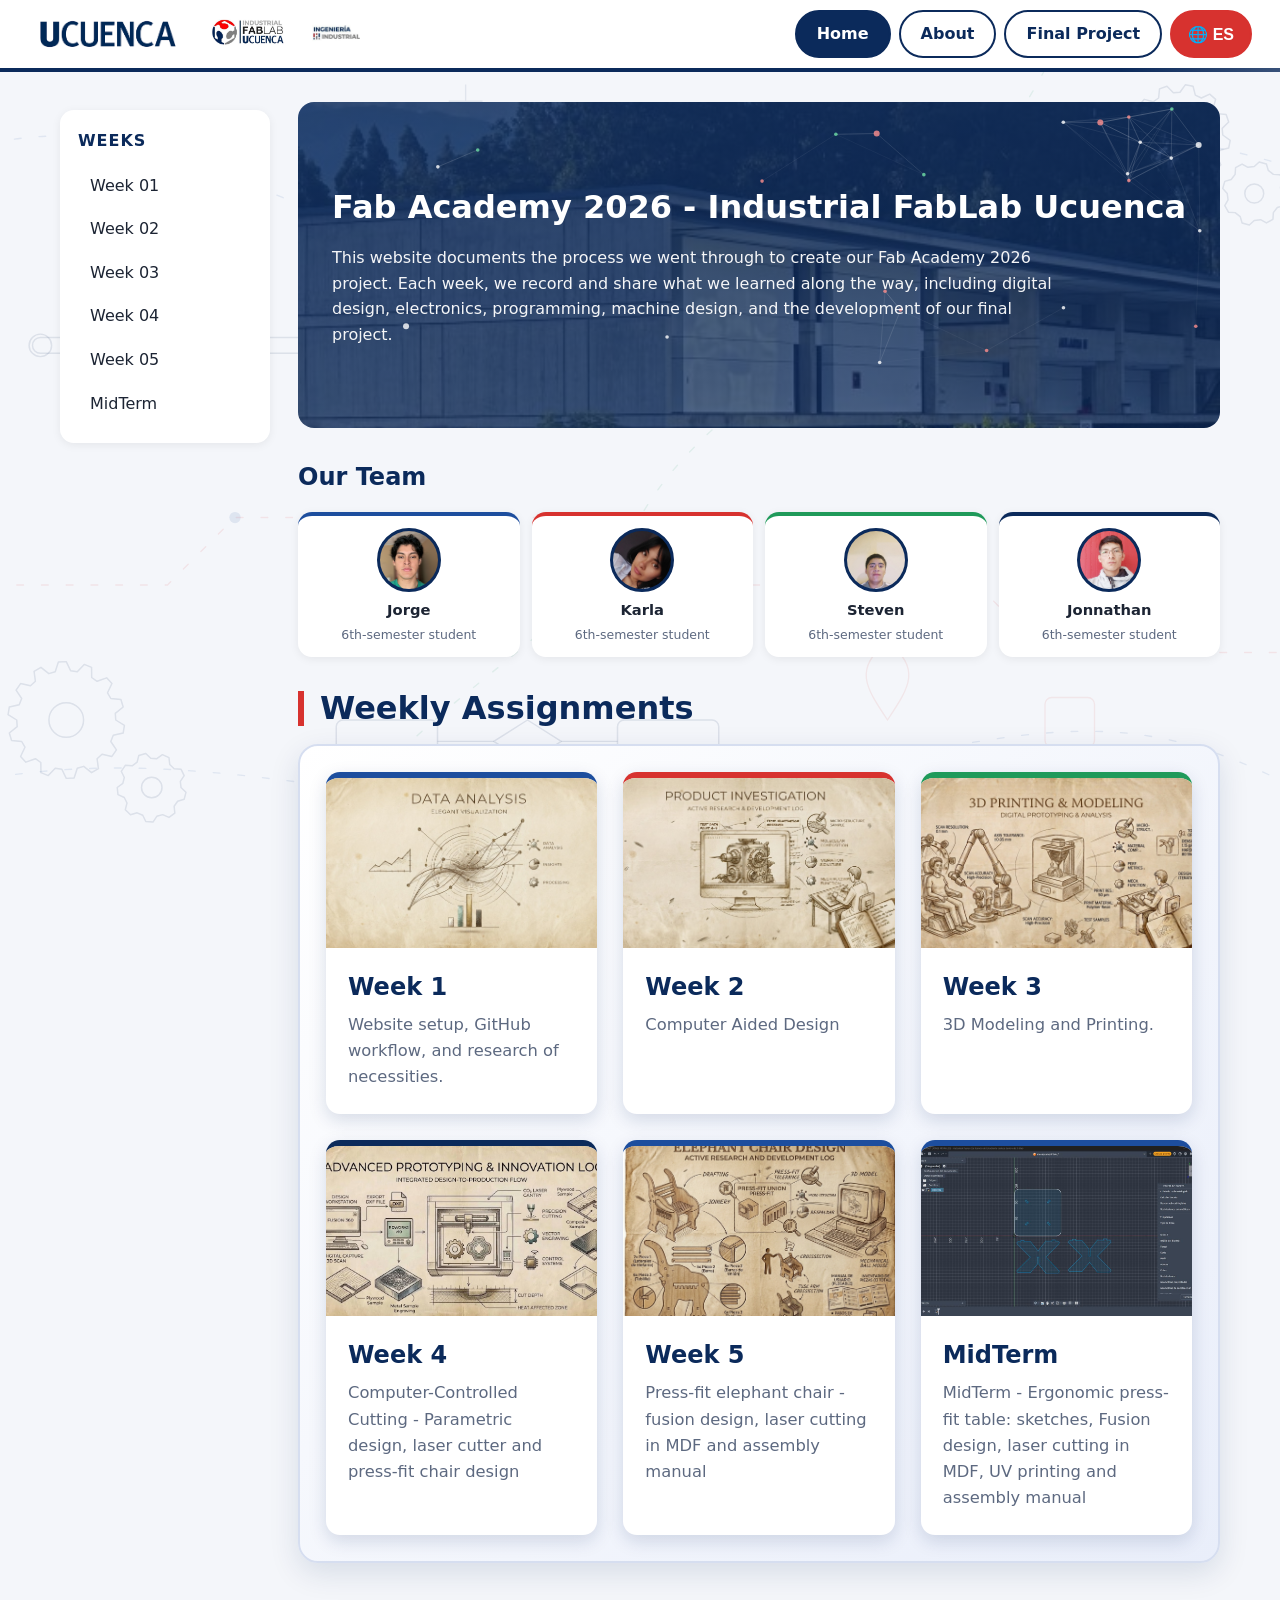
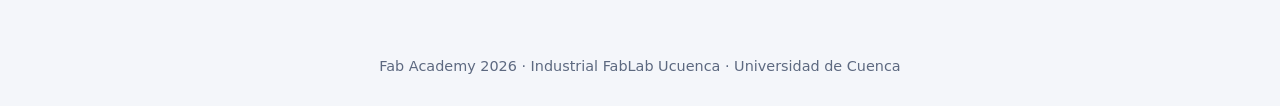
<file: index.html>
<!DOCTYPE html>
<html lang="en">
<head>
<meta charset="UTF-8">
<meta name="viewport" content="width=device-width, initial-scale=1.0">
<title>Home | Fab Academy 2026 - Industrial FabLab Ucuenca</title>
<link rel="stylesheet" href="style.css">
</head>
<body>
<header>
  <div class="logos">
    <img src="images/ucuenca-logo.png" alt="Universidad de Cuenca">
    <img src="images/fablab-logo.png" alt="Industrial FabLab Ucuenca">
    <img src="images/industrial-logo.png" alt="Ingeniería Industrial">
  </div>
  <nav>
    <a href="index.html" class="active" data-i18n="home">Home</a>
    <a href="about.html" class="" data-i18n="about">About</a>
    <a href="final-project.html" class="" data-i18n="final">Final Project</a>
    <button class="lang-btn" id="langBtn" type="button">🌐 ES</button>
  </nav>
</header>
<div class="layout">
<aside>
  <h3 data-i18n="weeks">Weeks</h3>
  <a href="week01.html" class="" data-i18n="week" data-n="01">Week 01</a>
  <a href="week02.html" class="" data-i18n="week" data-n="02">Week 02</a>
  <a href="week03.html" class="" data-i18n="week" data-n="03">Week 03</a>
  <a href="week04.html" class="" data-i18n="week" data-n="04">Week 04</a>
  <a href="week05.html" class="" data-i18n="week" data-n="05">Week 05</a>
  <a href="midterm.html" class="" data-i18n="midterm">MidTerm</a>
</aside>
<main>
  <section class="hero hero-img">
    <h1>Fab Academy 2026 - Industrial FabLab Ucuenca</h1>
    <p data-i18n="heroText">This website documents the process we went through to create our Fab Academy 2026 project. Each week, we record and share what we learned along the way, including digital design, electronics, programming, machine design, and the development of our final project.</p>
  </section>
  <h2 data-i18n="team">Our Team</h2>
  <div class="grid team-grid">
    <div class="card" onclick="openMember(0)"><div class="avatar"><img src="images/jorge.png" alt="Jorge"></div><strong>Jorge</strong><br><small data-i18n="role6">6th-semester student</small></div>
    <div class="card" onclick="openMember(1)"><div class="avatar"><img src="images/karla.jpeg" alt="Karla"></div><strong>Karla</strong><br><small data-i18n="role6">6th-semester student</small></div>
    <div class="card" onclick="openMember(2)"><div class="avatar"><img src="images/stiven.jpeg" alt="Steven"></div><strong>Steven</strong><br><small data-i18n="role6">6th-semester student</small></div>
    <div class="card" onclick="openMember(3)"><div class="avatar"><img src="images/jonnathan.jpeg" alt="Jonnathan"></div><strong>Jonnathan</strong><br><small data-i18n="role6">6th-semester student</small></div>
  </div>
  <h2 class="weekly-title" data-i18n="weekly">Weekly Assignments</h2>
  <div class="grid weekly-grid">
    <a class="card week-card" href="week01.html"><img class="cover" src="images/week01.jpg" alt="Week 1"><div class="wc-body"><h3 data-i18n="week" data-n="1">Week 1</h3><p data-i18n="w1d">Website setup, GitHub workflow, and research of necessities.</p></div></a>
    <a class="card week-card" href="week02.html"><img class="cover" src="images/week02.jpg" alt="Week 2"><div class="wc-body"><h3 data-i18n="week" data-n="2">Week 2</h3><p data-i18n="w2d">Computer Aided Design</p></div></a>
    <a class="card week-card" href="week03.html"><img class="cover" src="images/week03.jpg" alt="Week 3"><div class="wc-body"><h3 data-i18n="week" data-n="3">Week 3</h3><p data-i18n="w3d">3D Modeling and Printing. Digital Scanning and Modeling.</p></div></a>
    <a class="card week-card" href="week04.html"><img class="cover" src="images/week04.jpg" alt="Week 4" onerror="this.outerHTML='<div class=\'cover empty\'></div>'"><div class="wc-body"><h3 data-i18n="week" data-n="4">Week 4</h3><p data-i18n="w4home">Computer-Controlled Cutting - Parametric design, laser cutter and press-fit chair design</p></div></a>
    <a class="card week-card" href="week05.html"><img class="cover" src="images/week05.jpg" alt="Week 5" onerror="this.outerHTML='<div class=\'cover empty\'></div>'"><div class="wc-body"><h3 data-i18n="week" data-n="5">Week 5</h3><p data-i18n="w5home">Press-fit elephant chair - fusion design, laser cutting in MDF and assembly manual</p></div></a>
    <a class="card week-card" href="midterm.html"><img class="cover" src="images/midterm-fusion-preview.jpg" alt="MidTerm" onerror="this.outerHTML='<div class=\'cover empty\'></div>'"><div class="wc-body"><h3 data-i18n="midterm">MidTerm</h3><p data-i18n="mtw5">MidTerm - Ergonomic press-fit table: sketches, Fusion design, laser cutting in MDF, UV printing and assembly manual</p></div></a>
  </div>
</main>
</div>
<div class="modal" id="modal"><div class="modal-box"><button class="close">&times;</button><div id="mBody"></div></div></div>
<footer data-i18n="footer">Fab Academy 2026 · Industrial FabLab Ucuenca · Universidad de Cuenca</footer>
<button id="toTop" title="Back to top">↑</button>
<script src="script.js"></script>
</body>
</html>
</file>
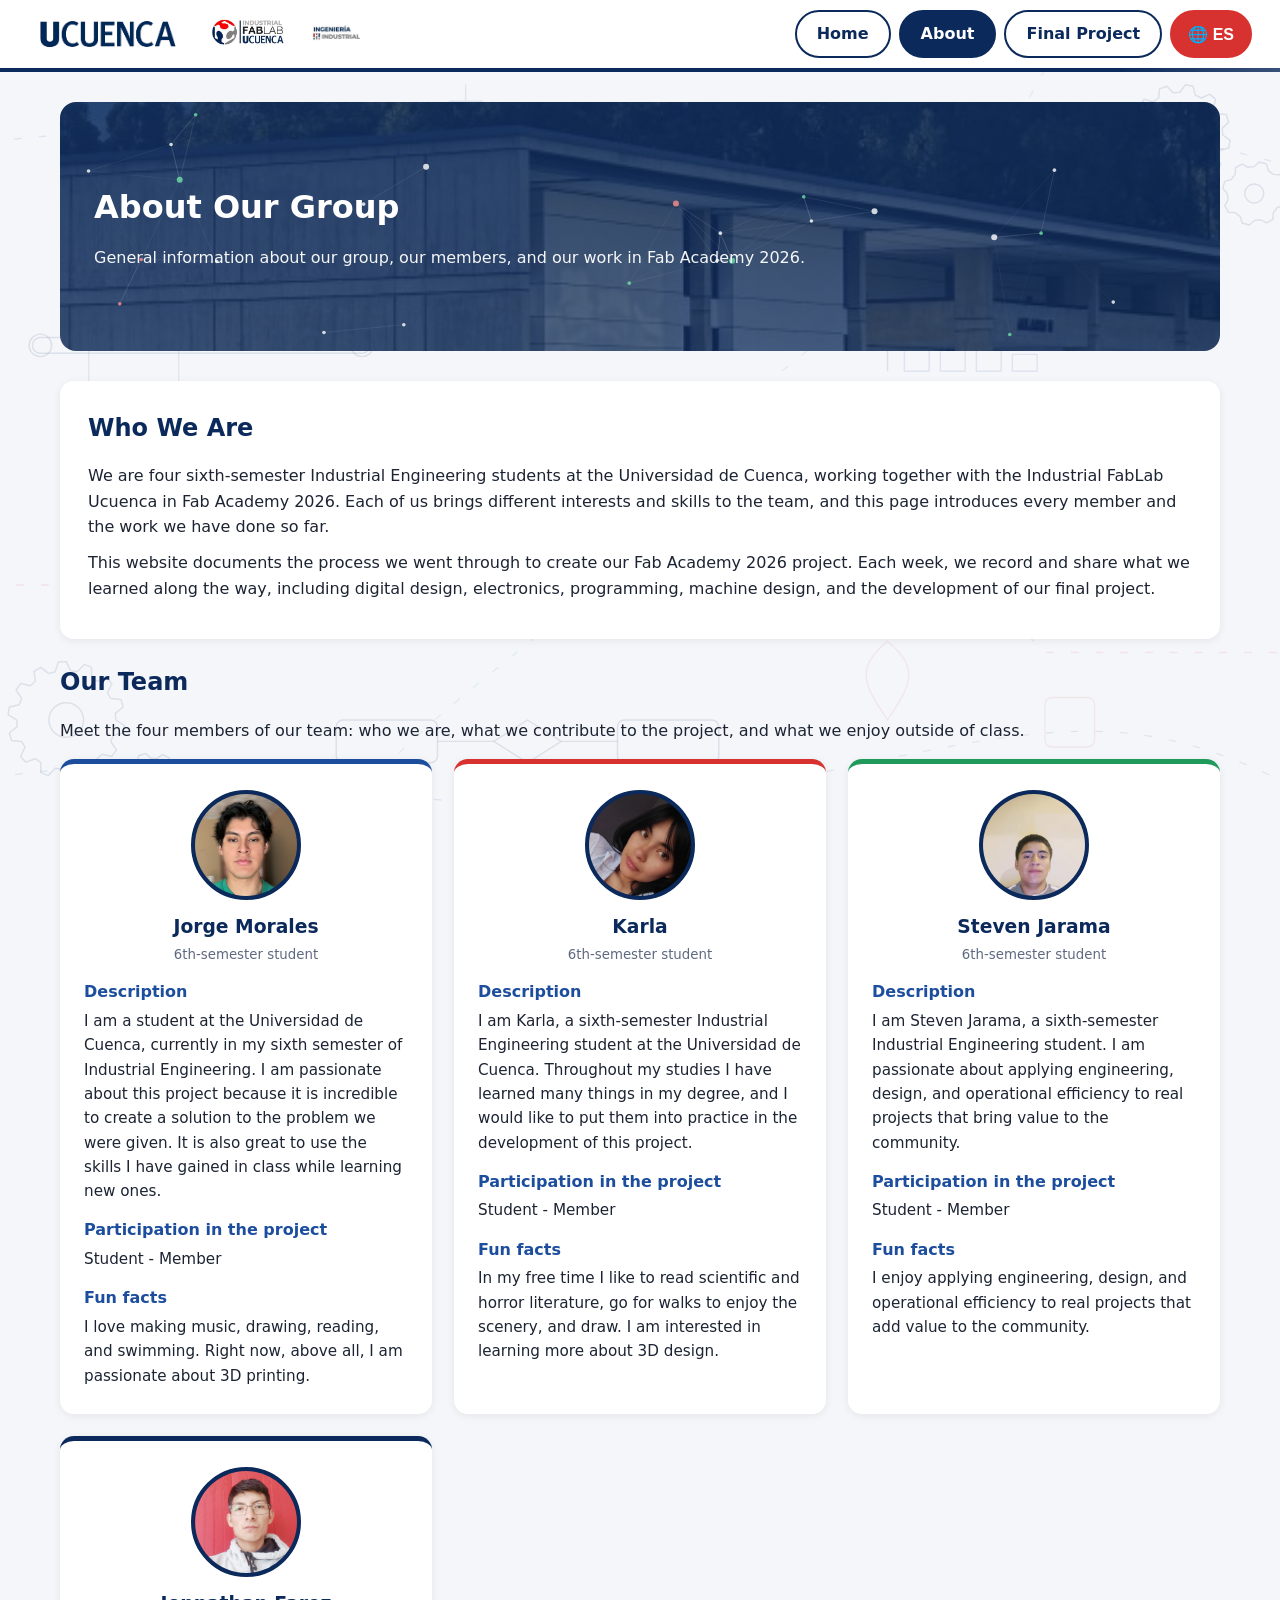
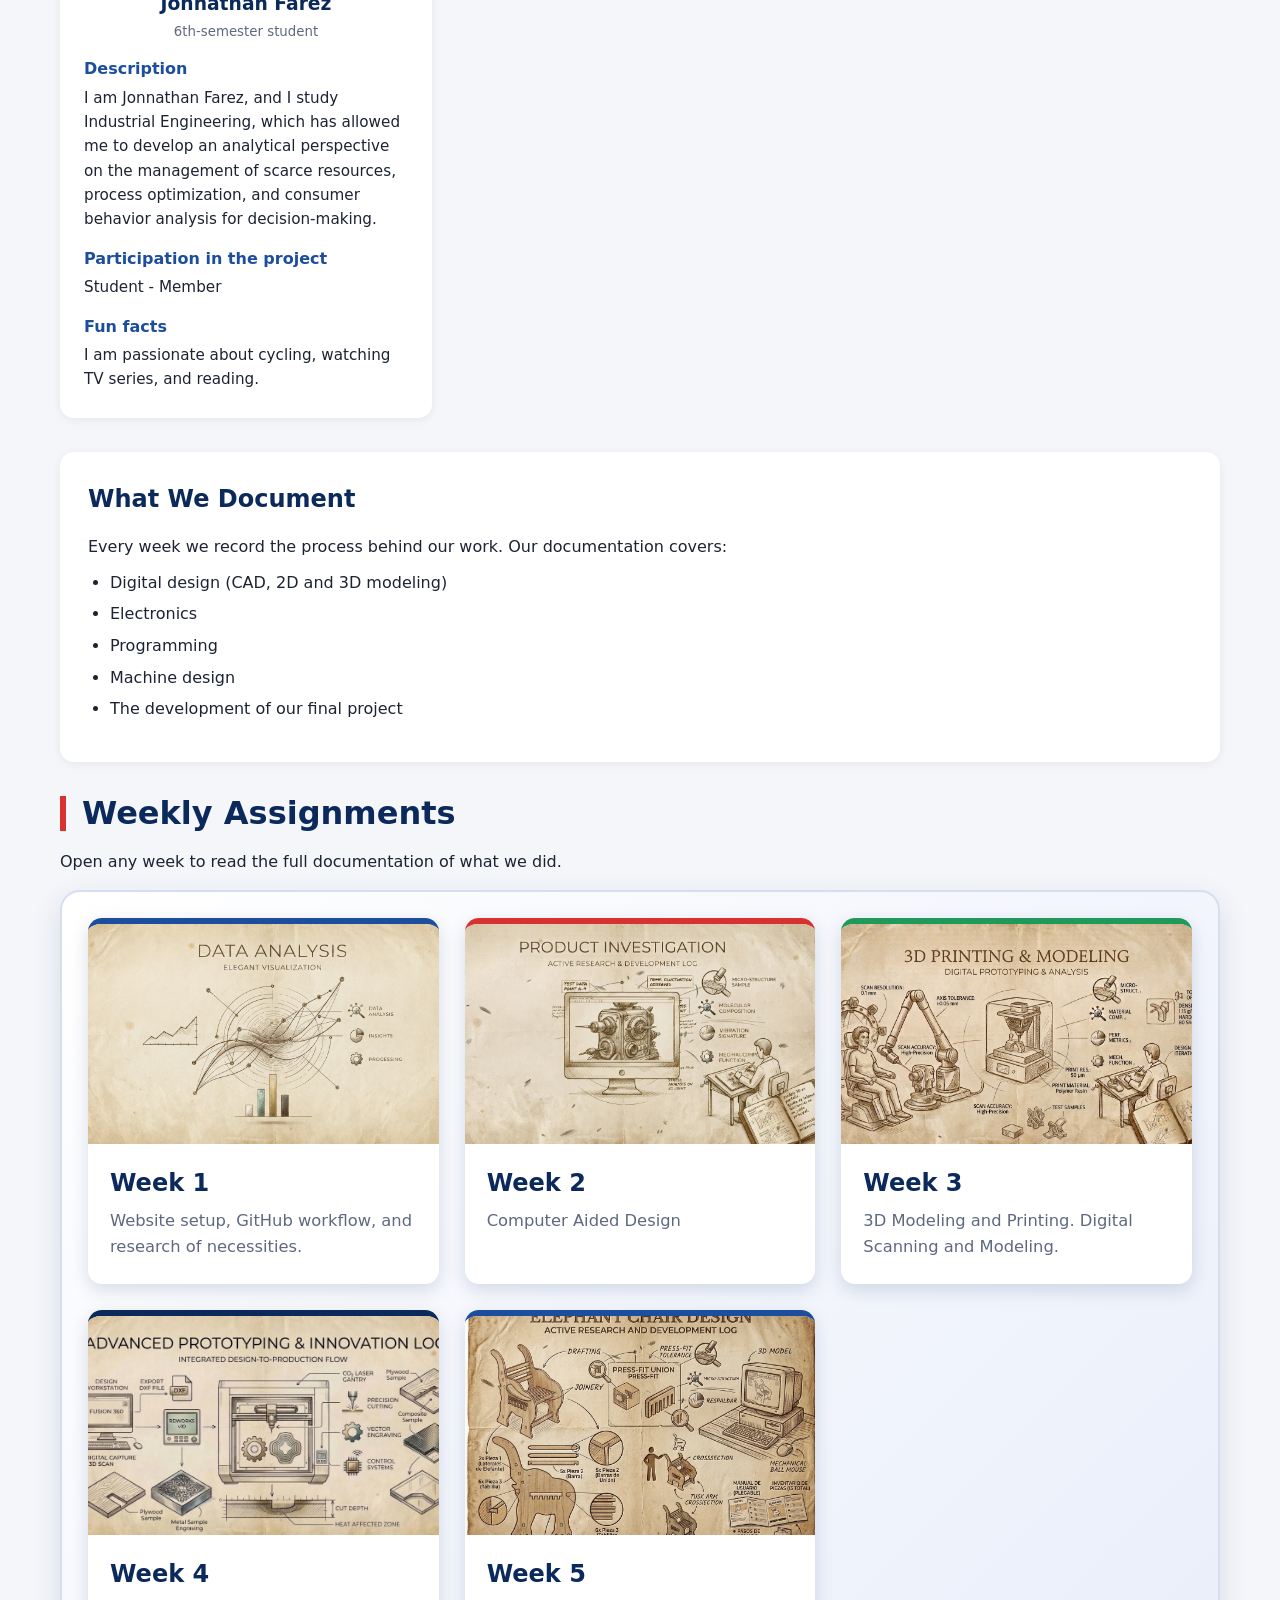
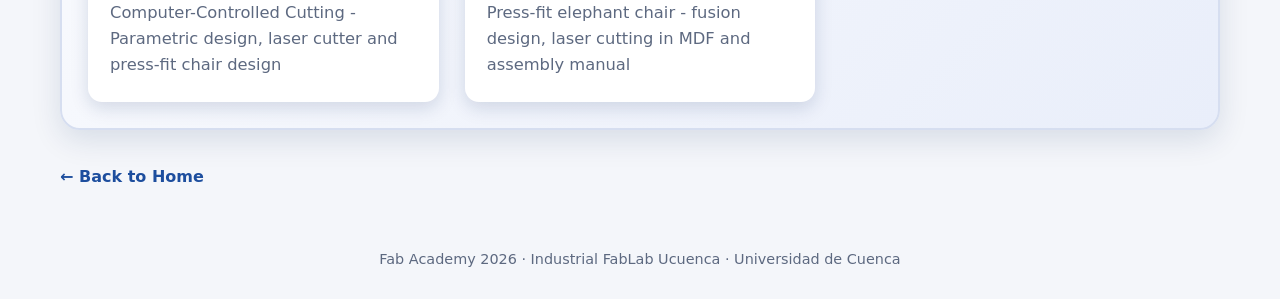
<file: about.html>
<!DOCTYPE html>
<html lang="en">
<head>
<meta charset="UTF-8">
<meta name="viewport" content="width=device-width, initial-scale=1.0">
<title>About | Fab Academy 2026 - Industrial FabLab Ucuenca</title>
<link rel="stylesheet" href="style.css">
<style>
.about-team{grid-template-columns:repeat(auto-fit,minmax(300px,1fr));gap:22px;margin-bottom:34px}
.member{cursor:default;text-align:left;padding:26px 24px}
.member:hover{transform:none;box-shadow:0 2px 10px #0001}
.member .avatar{width:110px;height:110px;margin:0 auto 12px}
.member h3{color:var(--navy);text-align:center;margin-bottom:2px}
.member .role{display:block;text-align:center;color:var(--muted);margin-bottom:6px}
.member h4{margin:14px 0 4px;color:var(--blue)}
.member p{font-size:.95rem;color:var(--text)}
.about-list{margin:0 0 12px 22px}
.about-list li{margin-bottom:6px}
.about-links{margin-top:6px}
</style>
</head>
<body>
<header>
  <div class="logos">
    <img src="images/ucuenca-logo.png" alt="Universidad de Cuenca">
    <img src="images/fablab-logo.png" alt="Industrial FabLab Ucuenca">
    <img src="images/industrial-logo.png" alt="Ingeniería Industrial">
  </div>
  <nav>
    <a href="index.html" class="" data-i18n="home">Home</a>
    <a href="about.html" class="active" data-i18n="about">About</a>
    <a href="final-project.html" class="" data-i18n="final">Final Project</a>
    <button class="lang-btn" id="langBtn" type="button">🌐 ES</button>
  </nav>
</header>
<div class="layout"><main>
  <section class="hero hero-img"><h1 data-i18n="aboutTitle">About Our Group</h1><p data-i18n="aboutText">General information about our group, our members, and our work in Fab Academy 2026.</p></section>

  <div class="panel"><h2 data-i18n="aboutWhoT">Who We Are</h2>
    <p data-i18n="aboutWho">We are four sixth-semester Industrial Engineering students at the Universidad de Cuenca, working together with the Industrial FabLab Ucuenca in Fab Academy 2026. Each of us brings different interests and skills to the team, and this page introduces every member and the work we have done so far.</p>
    <p data-i18n="heroText">This website documents the process we went through to create our Fab Academy 2026 project. Each week, we record and share what we learned along the way, including digital design, electronics, programming, machine design, and the development of our final project.</p>
  </div>

  <h2 data-i18n="team">Our Team</h2>
  <p data-i18n="aboutTeamIntro" style="margin-bottom:16px">Meet the four members of our team: who we are, what we contribute to the project, and what we enjoy outside of class.</p>
  <div class="grid about-team" id="teamAbout"></div>

  <div class="panel"><h2 data-i18n="aboutDoesT">What We Document</h2>
    <p data-i18n="aboutDoes">Every week we record the process behind our work. Our documentation covers:</p>
    <ul class="about-list">
      <li data-i18n="aboutL1">Digital design (CAD, 2D and 3D modeling)</li>
      <li data-i18n="aboutL2">Electronics</li>
      <li data-i18n="aboutL3">Programming</li>
      <li data-i18n="aboutL4">Machine design</li>
      <li data-i18n="aboutL5">The development of our final project</li>
    </ul>
  </div>

  <h2 class="weekly-title" data-i18n="weekly">Weekly Assignments</h2>
  <p data-i18n="aboutWeeksIntro" style="margin-bottom:16px">Open any week to read the full documentation of what we did.</p>
  <div class="grid weekly-grid">
    <a class="card week-card" href="week01.html"><img class="cover" src="images/week01.jpg" alt="Week 1"><div class="wc-body"><h3 data-i18n="week" data-n="1">Week 1</h3><p data-i18n="w1d">Website setup, GitHub workflow, and research of necessities.</p></div></a>
    <a class="card week-card" href="week02.html"><img class="cover" src="images/week02.jpg" alt="Week 2"><div class="wc-body"><h3 data-i18n="week" data-n="2">Week 2</h3><p data-i18n="w2d">Computer Aided Design</p></div></a>
    <a class="card week-card" href="week03.html"><img class="cover" src="images/week03.jpg" alt="Week 3"><div class="wc-body"><h3 data-i18n="week" data-n="3">Week 3</h3><p data-i18n="w3d">3D Modeling and Printing. Digital Scanning and Modeling.</p></div></a>
    <a class="card week-card" href="week04.html"><img class="cover" src="images/week04.jpg" alt="Week 4" onerror="this.outerHTML='<div class=\'cover empty\'></div>'"><div class="wc-body"><h3 data-i18n="week" data-n="4">Week 4</h3><p data-i18n="w4home">Computer-Controlled Cutting - Parametric design, laser cutter and press-fit chair design</p></div></a>
    <a class="card week-card" href="week05.html"><img class="cover" src="images/week05.jpg" alt="Week 5" onerror="this.outerHTML='<div class=\'cover empty\'></div>'"><div class="wc-body"><h3 data-i18n="week" data-n="5">Week 5</h3><p data-i18n="w5home">Press-fit elephant chair - fusion design, laser cutting in MDF and assembly manual</p></div></a>
  </div>

  <p class="about-links"><a href="index.html" style="color:var(--blue);font-weight:600" data-i18n="back">← Back to Home</a></p>
</main></div>
<footer data-i18n="footer">Fab Academy 2026 · Industrial FabLab Ucuenca · Universidad de Cuenca</footer>
<button id="toTop" title="Back to top">↑</button>
<script src="script.js"></script>
<script>
/* About page: extra texts + team cards (the team data comes from script.js) */
Object.assign(i18n.en,{
 "aboutWhoT":"Who We Are",
 "aboutWho":"We are four sixth-semester Industrial Engineering students at the Universidad de Cuenca, working together with the Industrial FabLab Ucuenca in Fab Academy 2026. Each of us brings different interests and skills to the team, and this page introduces every member and the work we have done so far.",
 "aboutTeamIntro":"Meet the four members of our team: who we are, what we contribute to the project, and what we enjoy outside of class.",
 "aboutDoesT":"What We Document",
 "aboutDoes":"Every week we record the process behind our work. Our documentation covers:",
 "aboutL1":"Digital design (CAD, 2D and 3D modeling)",
 "aboutL2":"Electronics",
 "aboutL3":"Programming",
 "aboutL4":"Machine design",
 "aboutL5":"The development of our final project",
 "aboutWeeksIntro":"Open any week to read the full documentation of what we did.",
 "w2d":"Computer Aided Design",
 "w3d":"3D Modeling and Printing. Digital Scanning and Modeling."
});
Object.assign(i18n.es,{
 "aboutWhoT":"Quiénes somos",
 "aboutWho":"Somos cuatro estudiantes de sexto ciclo de Ingeniería Industrial de la Universidad de Cuenca, trabajando junto con el Industrial FabLab Ucuenca en Fab Academy 2026. Cada uno aporta intereses y habilidades distintas al equipo, y esta página presenta a cada integrante y el trabajo que hemos realizado hasta ahora.",
 "aboutTeamIntro":"Conoce a los cuatro integrantes de nuestro equipo: quiénes somos, qué aportamos al proyecto y qué disfrutamos fuera de clases.",
 "aboutDoesT":"Qué documentamos",
 "aboutDoes":"Cada semana registramos el proceso detrás de nuestro trabajo. Nuestra documentación abarca:",
 "aboutL1":"Diseño digital (CAD, modelado 2D y 3D)",
 "aboutL2":"Electrónica",
 "aboutL3":"Programación",
 "aboutL4":"Diseño de máquinas",
 "aboutL5":"El desarrollo de nuestro proyecto final",
 "aboutWeeksIntro":"Abre cualquier semana para leer la documentación completa de lo que hicimos."
});
function renderAbout(){
 const box=document.getElementById('teamAbout');if(!box)return;
 const tx=i18n[lang];
 box.innerHTML=team.map(t=>{
  const photo=t.img?`<div class="avatar"><img src="${t.img}" alt="${t.n}"></div>`:`<div class="avatar">${t.n[0]}</div>`;
  return `<div class="card member">${photo}<h3>${t.n}</h3><small class="role">${tx[t.r]}</small><h4>${tx.mDesc}</h4><p>${t.d[lang]}</p><h4>${tx.mPart}</h4><p>${t.p[lang]}</p><h4>${tx.mFun}</h4><p>${t.f[lang]}</p></div>`}).join('');
}
(function(){const base=applyLang;applyLang=function(){base();renderAbout()};applyLang()})();
</script>
</body>
</html>
</file>
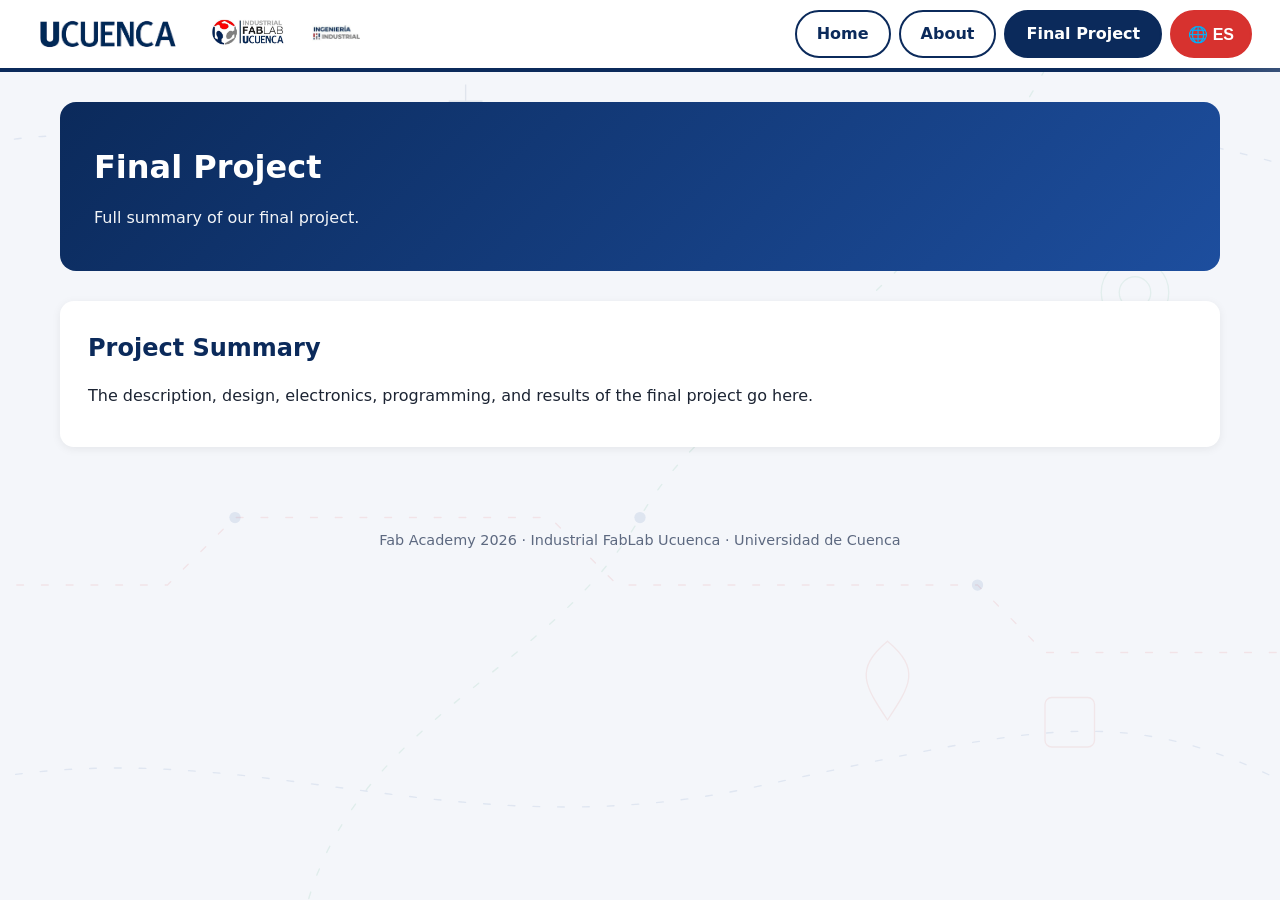
<file: final-project.html>
<!DOCTYPE html>
<html lang="en">
<head>
<meta charset="UTF-8">
<meta name="viewport" content="width=device-width, initial-scale=1.0">
<title>Final Project | Fab Academy 2026 - Industrial FabLab Ucuenca</title>
<link rel="stylesheet" href="style.css">
</head>
<body>
<header>
  <div class="logos">
    <img src="images/ucuenca-logo.png" alt="Universidad de Cuenca">
    <img src="images/fablab-logo.png" alt="Industrial FabLab Ucuenca">
    <img src="images/industrial-logo.png" alt="Ingeniería Industrial">
  </div>
  <nav>
    <a href="index.html" class="" data-i18n="home">Home</a>
    <a href="about.html" class="" data-i18n="about">About</a>
    <a href="final-project.html" class="active" data-i18n="final">Final Project</a>
    <button class="lang-btn" id="langBtn" type="button">🌐 ES</button>
  </nav>
</header>
<div class="layout"><main>
  <section class="hero"><h1 data-i18n="final">Final Project</h1><p data-i18n="fpText">Full summary of our final project.</p></section>
  <div class="panel"><h2 data-i18n="summary">Project Summary</h2><p data-i18n="summaryText">The description, design, electronics, programming, and results of the final project go here.</p></div>
</main></div>
<footer data-i18n="footer">Fab Academy 2026 · Industrial FabLab Ucuenca · Universidad de Cuenca</footer>
<button id="toTop" title="Back to top">↑</button>
<script src="script.js"></script>
</body>
</html>
</file>
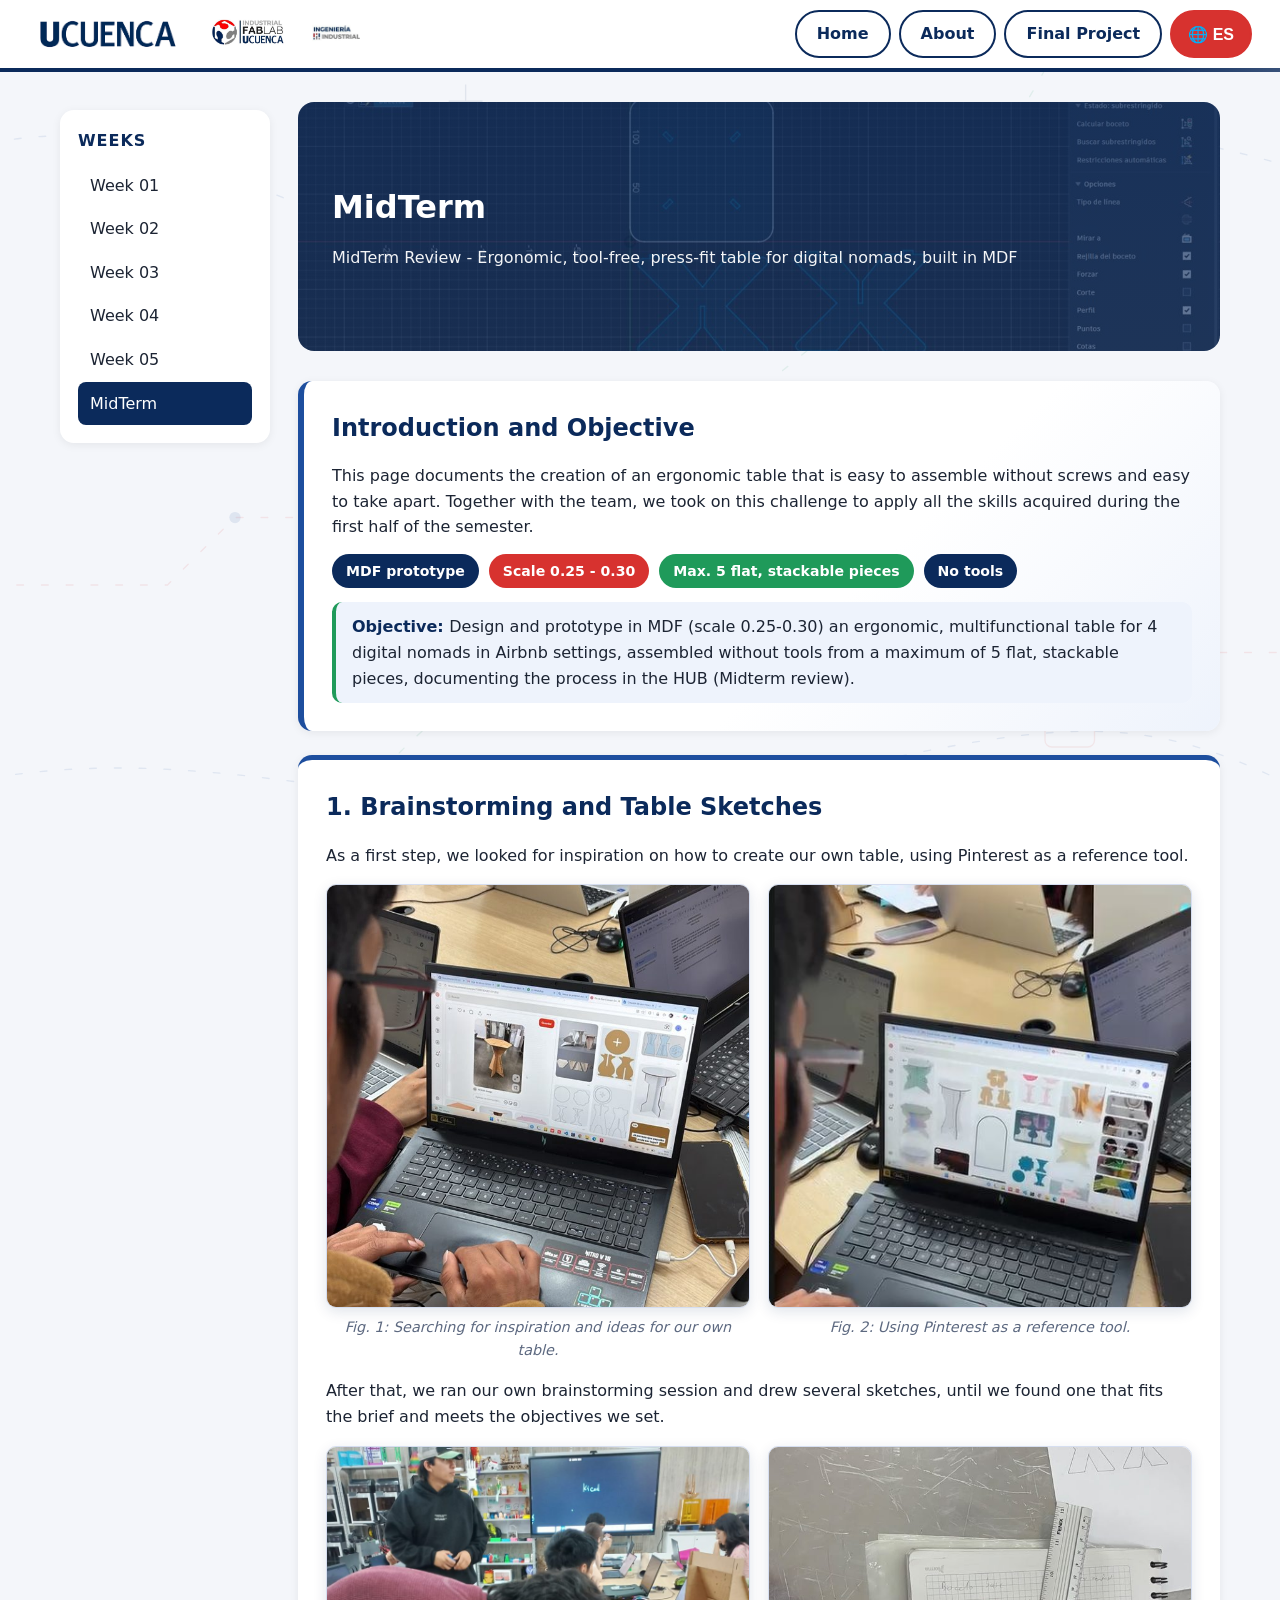
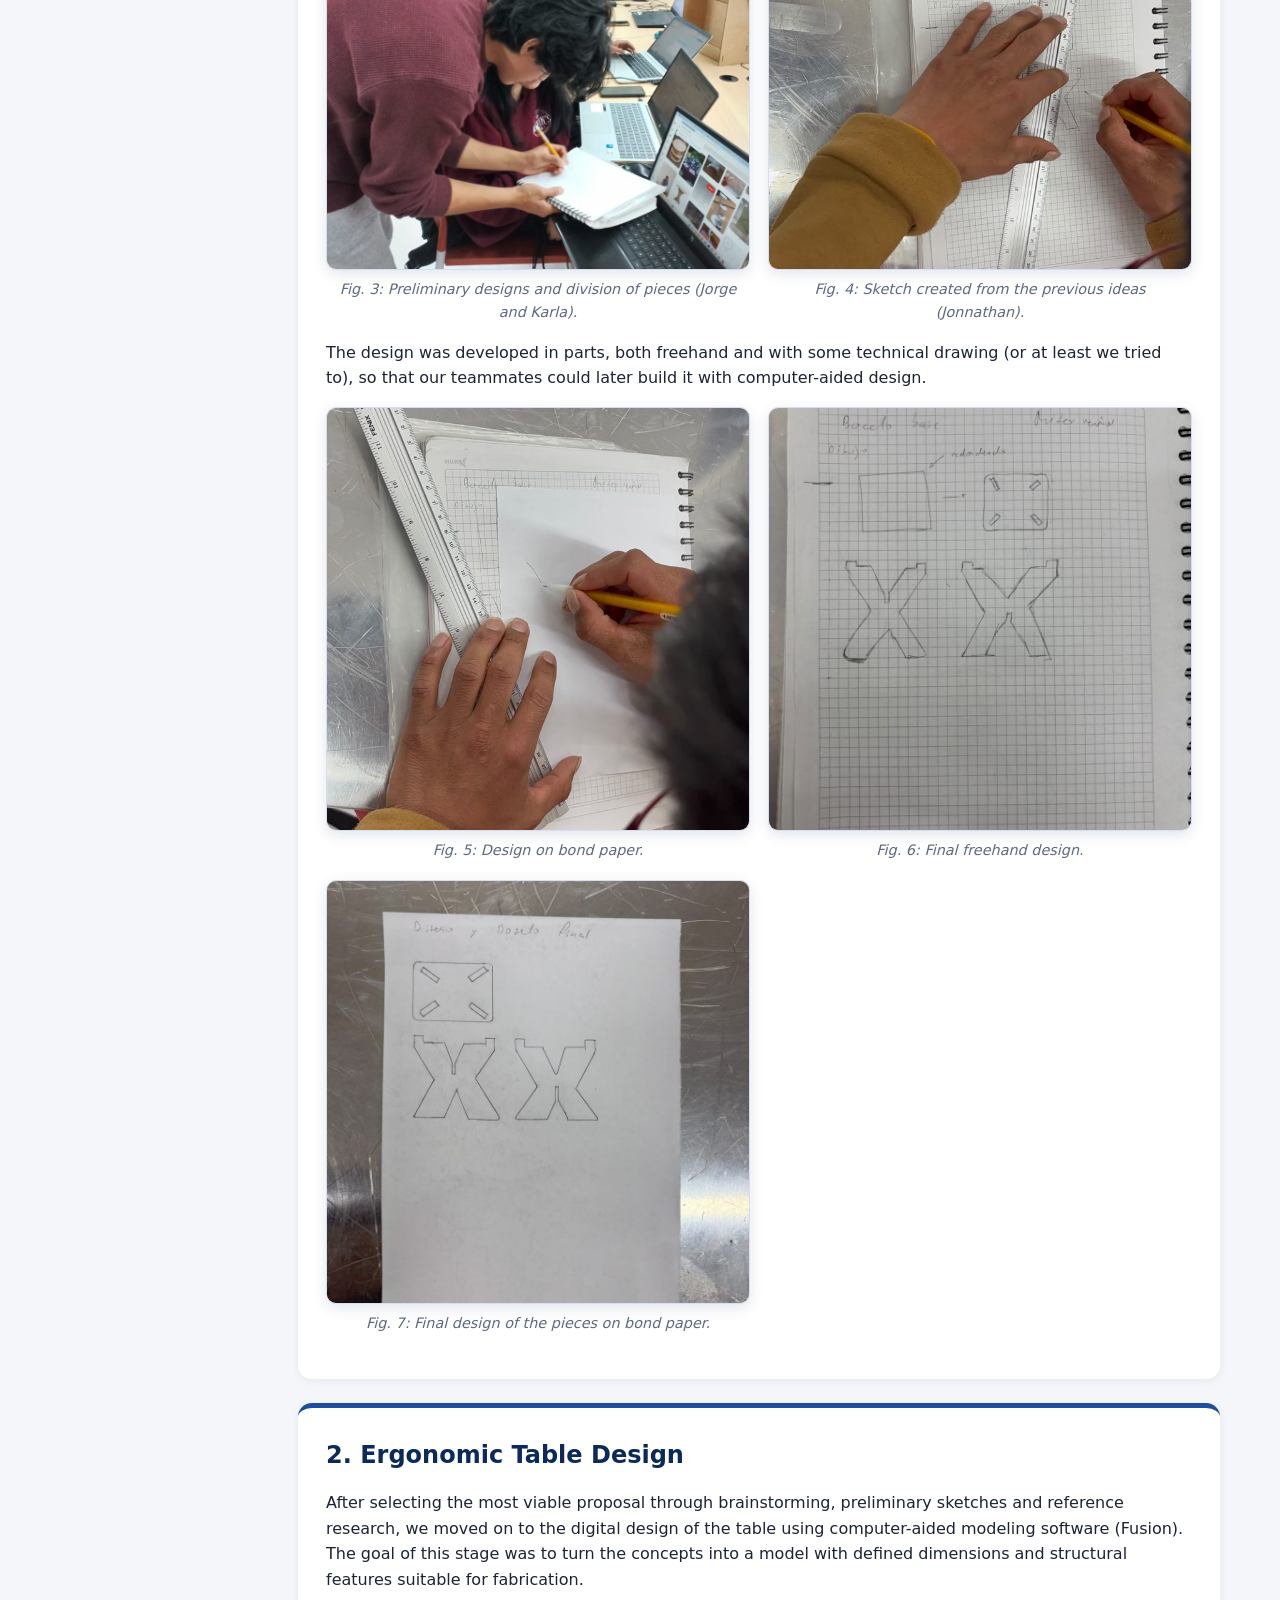
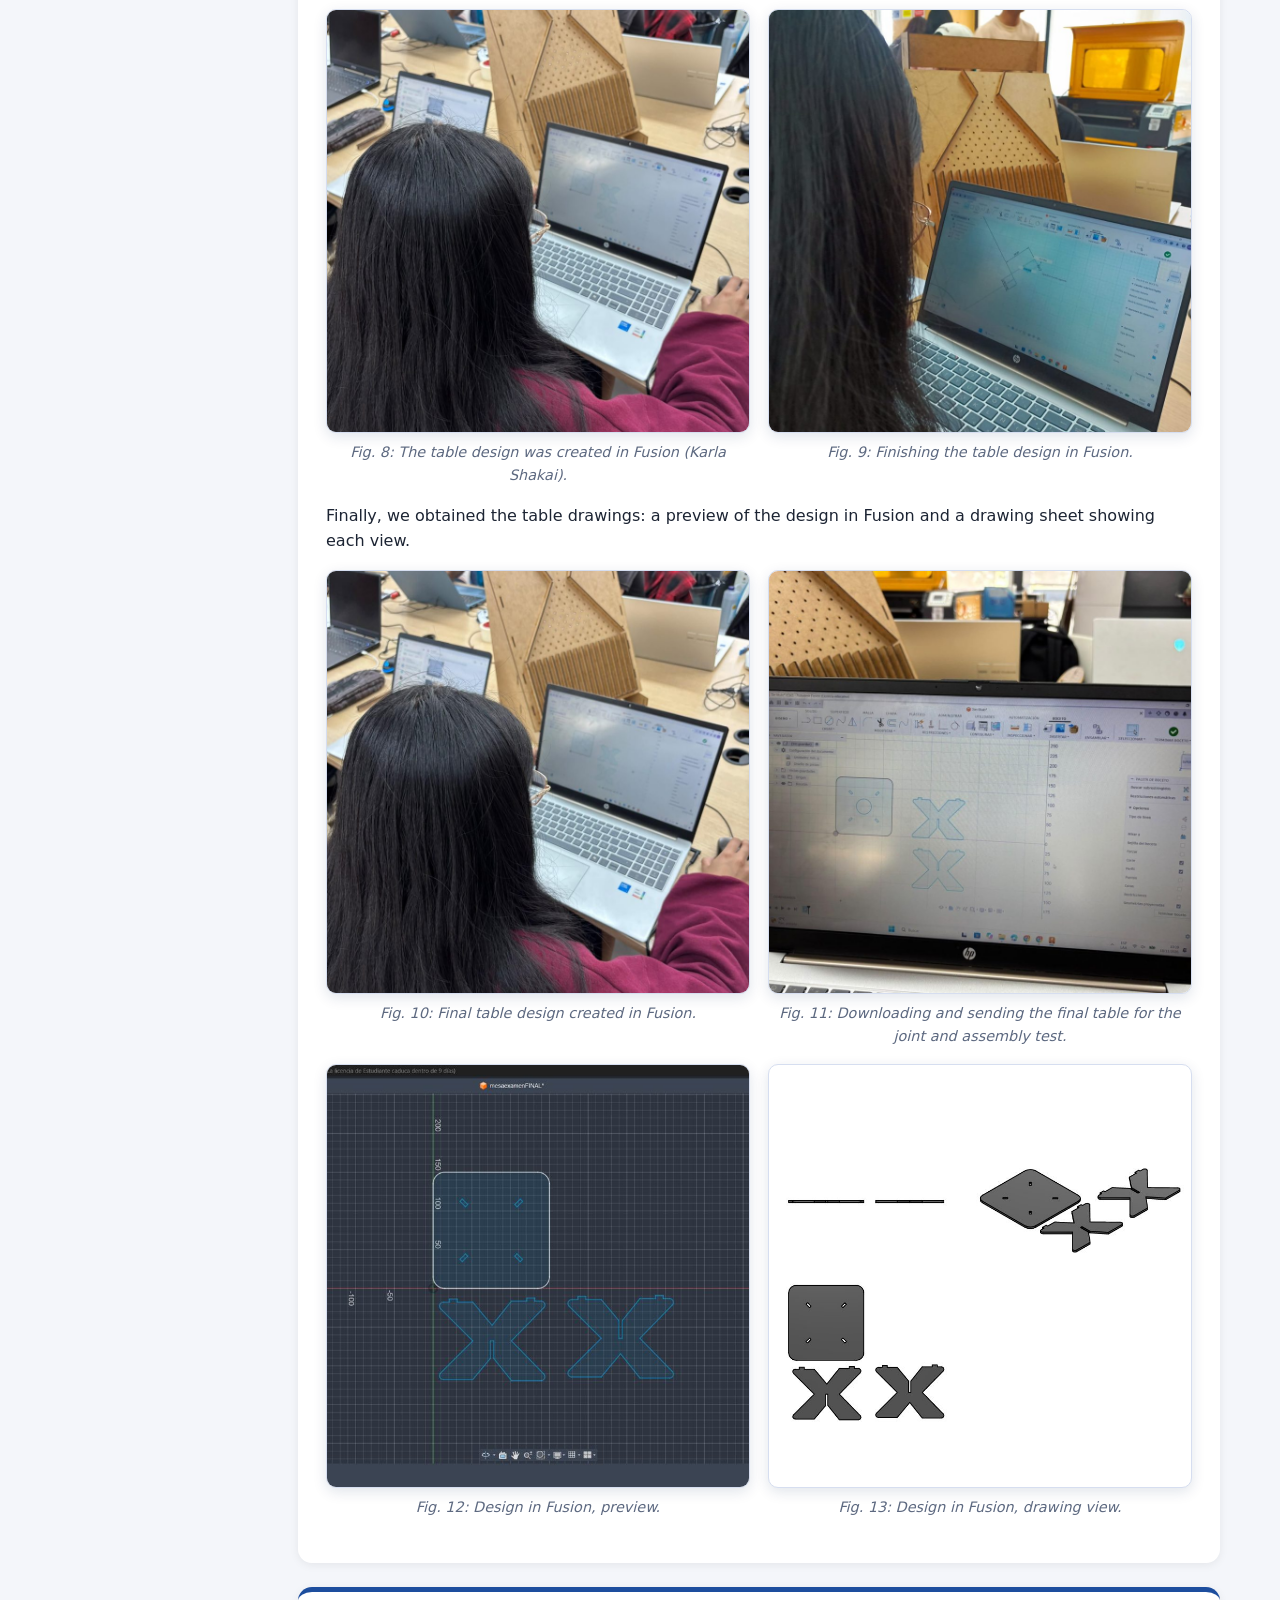
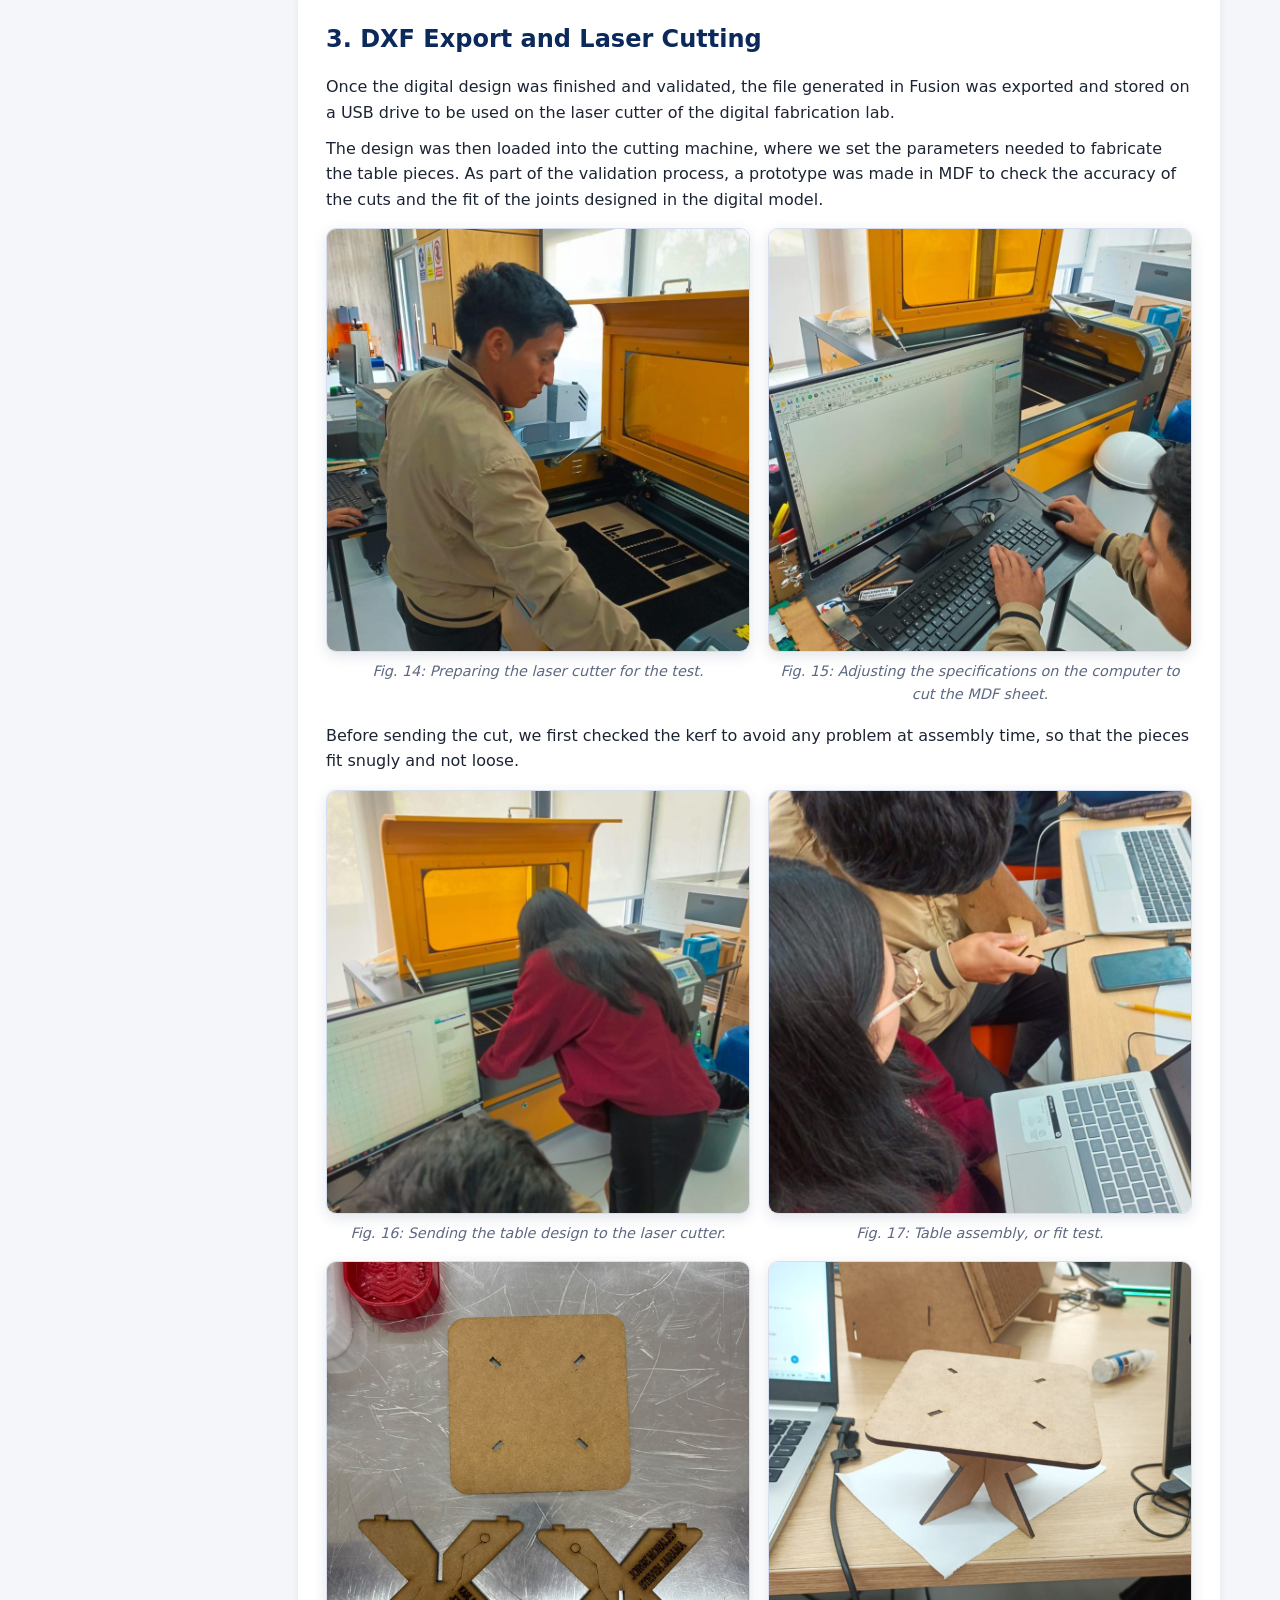
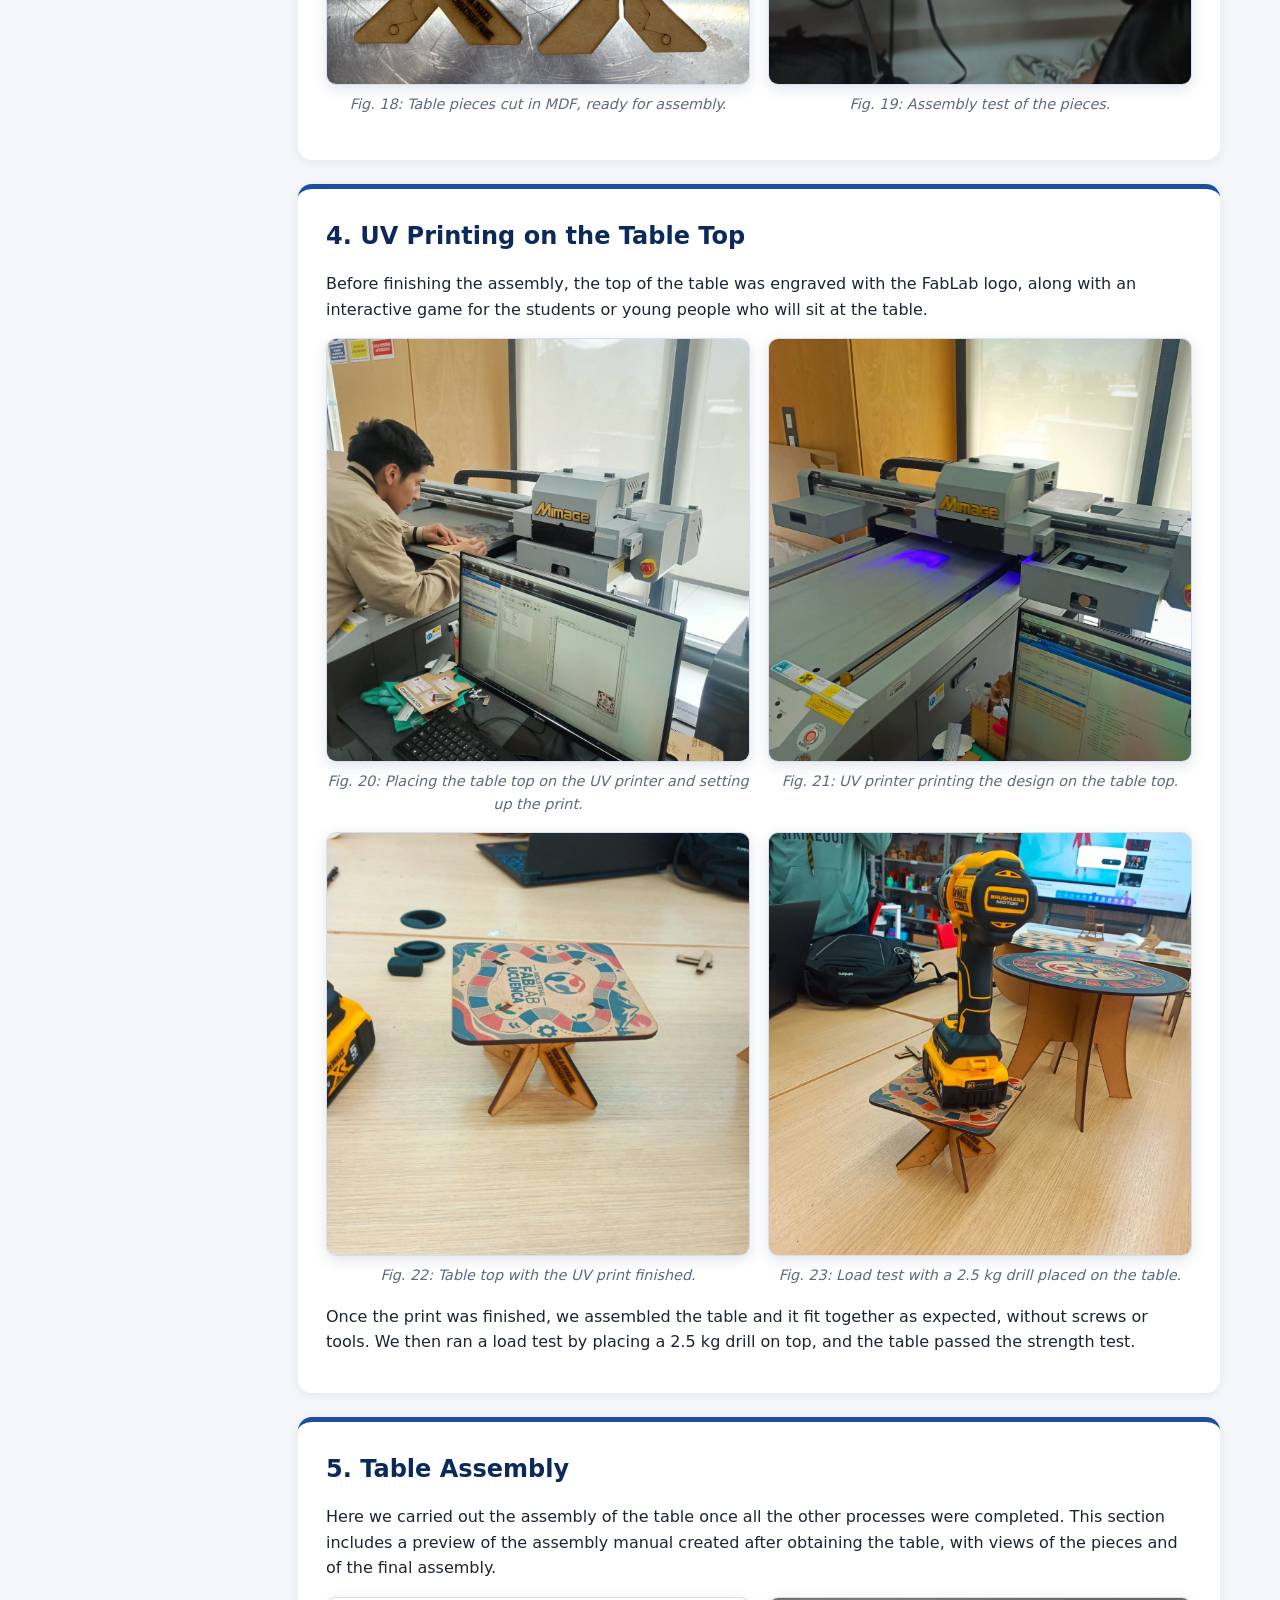
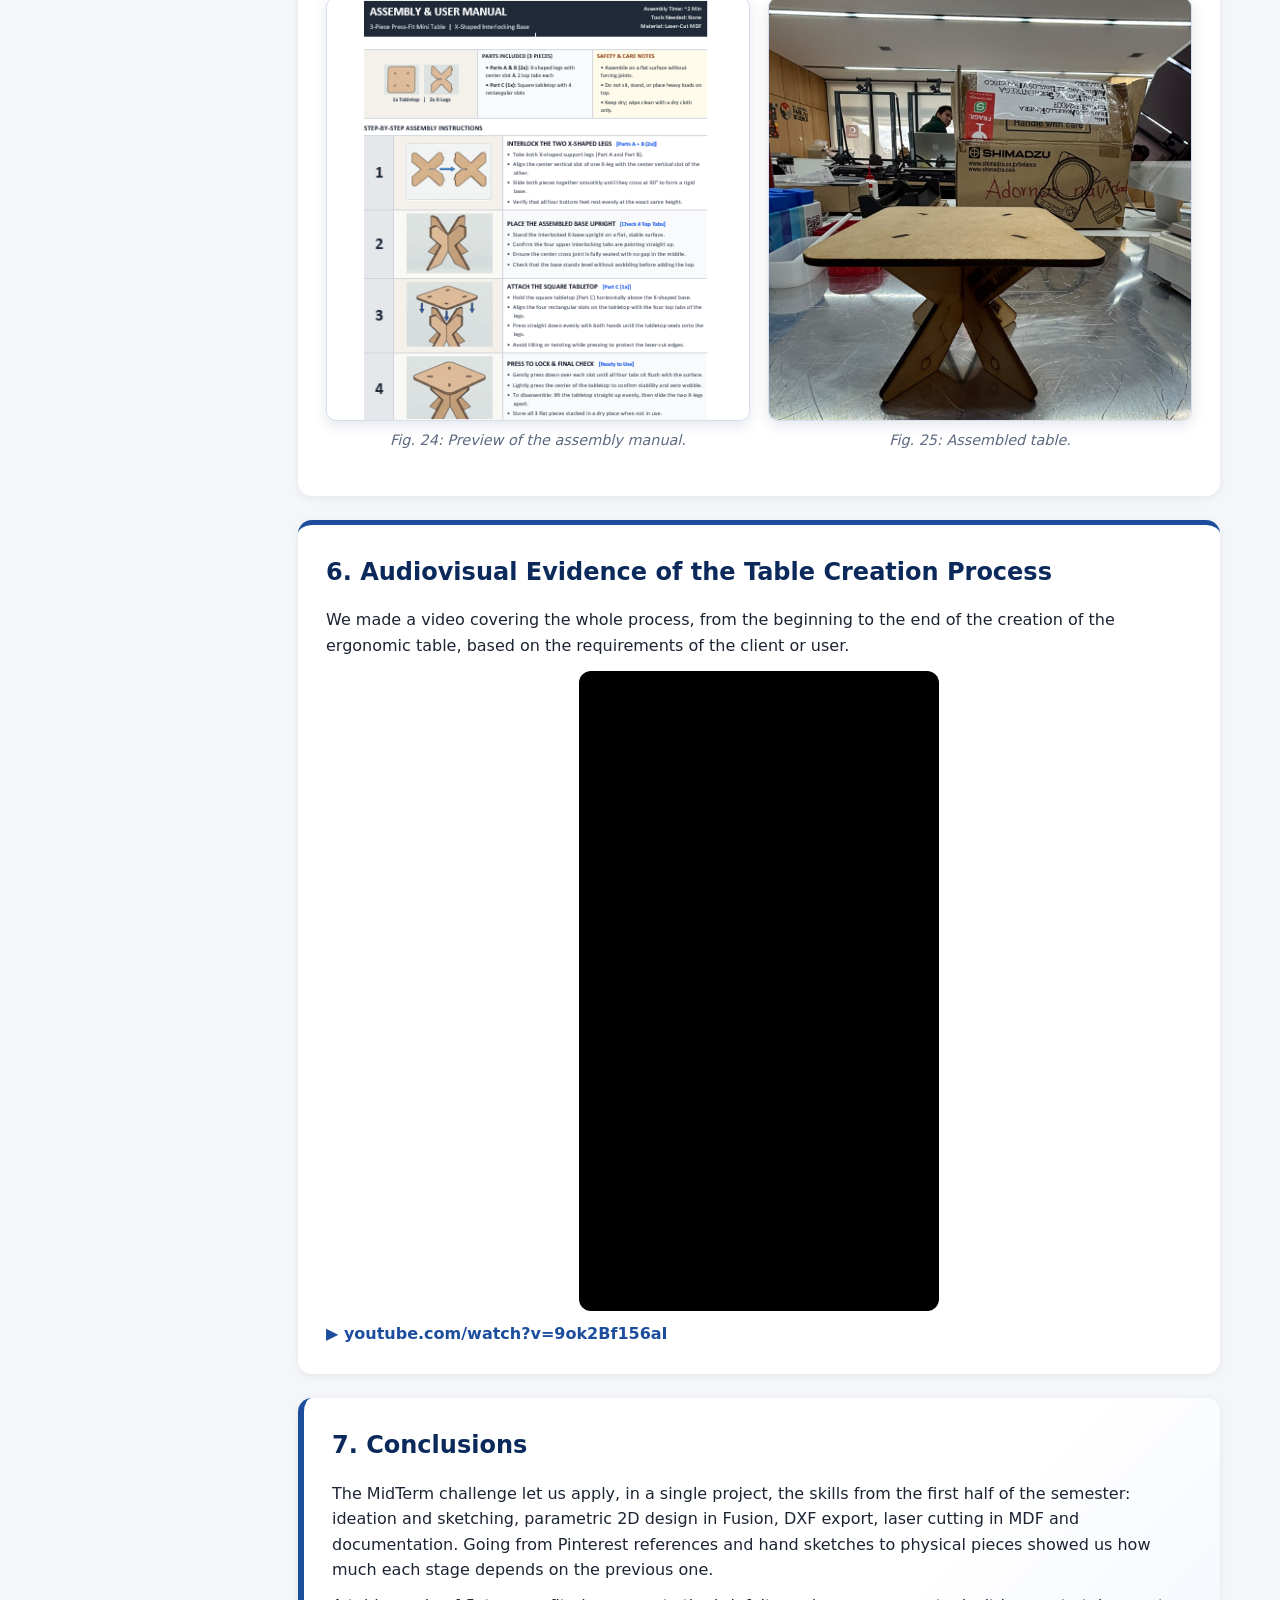
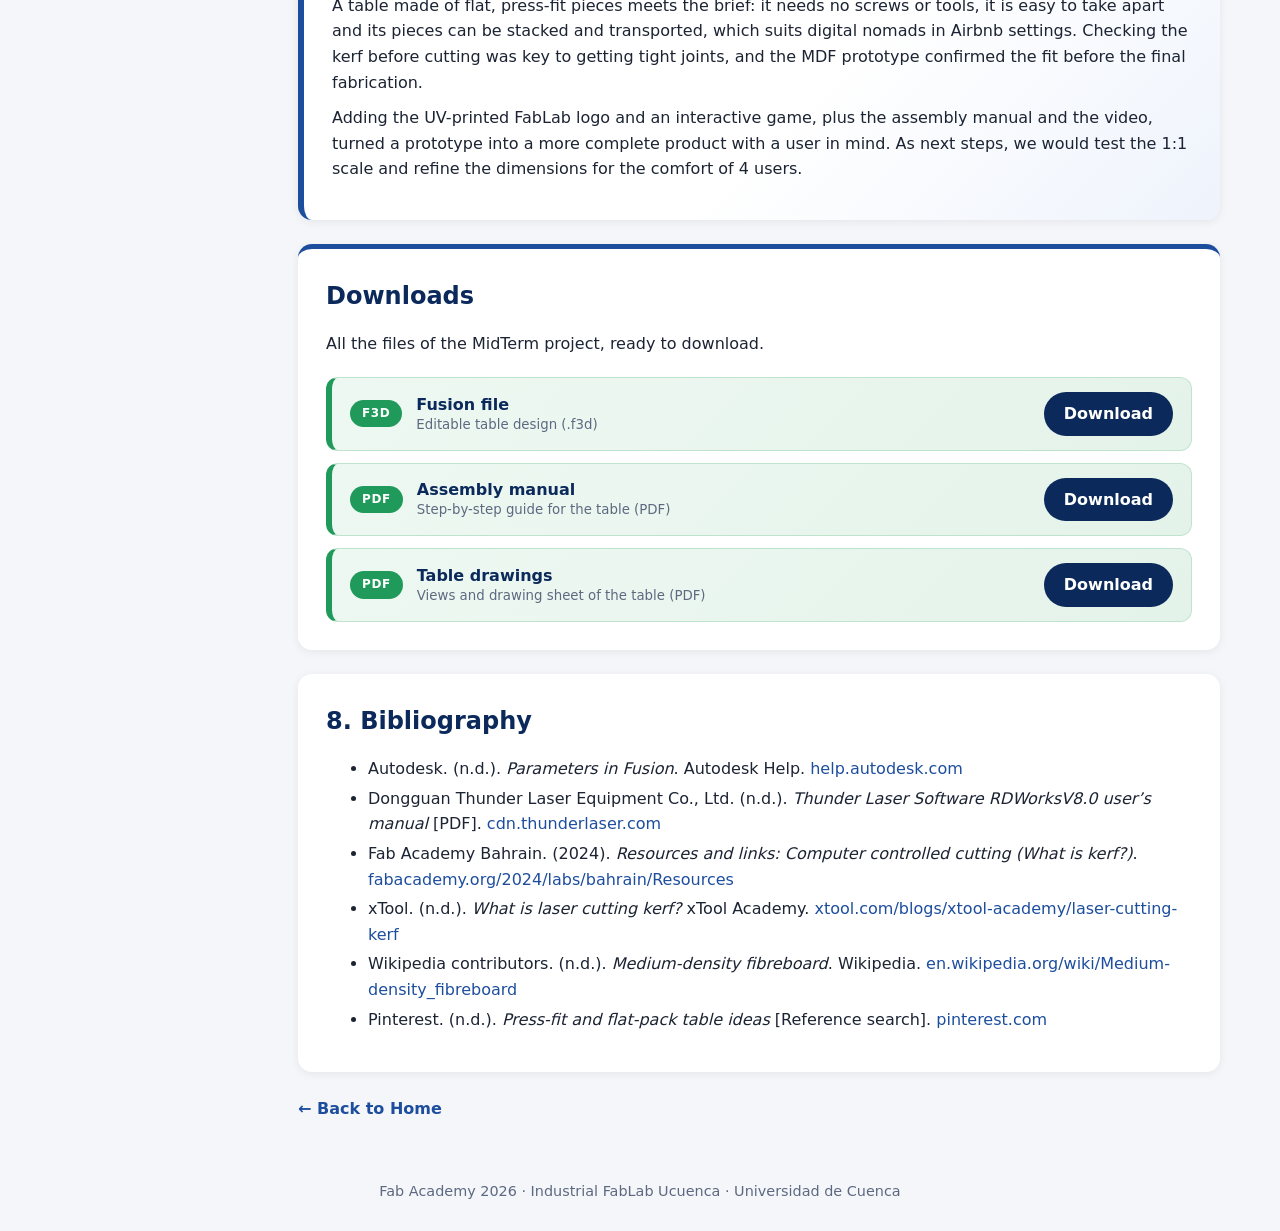
<file: midterm.html>
<!DOCTYPE html>
<html lang="en">
<head>
<meta charset="UTF-8">
<meta name="viewport" content="width=device-width, initial-scale=1.0">
<title>MidTerm | Fab Academy 2026 - Industrial FabLab Ucuenca</title>
<link rel="stylesheet" href="style.css">
<style>
.fig-pair{align-items:start}
.fig-pair img{width:100%;height:auto;max-height:none;aspect-ratio:1/1;object-fit:cover;object-position:center 40%;background:#fff;display:block}
.fig-pair img.fit-contain{object-fit:contain;object-position:center;background:#fff}
.fig-pair:has(> figure:only-child){max-width:520px;margin-left:auto;margin-right:auto}
.video-wrap{margin-top:12px}
.video-wrap .video-frame{position:relative;width:100%;aspect-ratio:16/9;border-radius:12px;overflow:hidden;background:#000}
.video-wrap .video-frame.vertical{aspect-ratio:9/16;max-width:360px;margin:0 auto}
.video-wrap iframe{position:absolute;inset:0;width:100%;height:100%;border:0}
.video-wrap .video-link{display:inline-block;margin-top:10px;font-weight:600;color:var(--blue)}
</style>
</head>
<body>
<header>
  <div class="logos">
    <img src="images/ucuenca-logo.png" alt="Universidad de Cuenca">
    <img src="images/fablab-logo.png" alt="Industrial FabLab Ucuenca">
    <img src="images/industrial-logo.png" alt="Ingeniería Industrial">
  </div>
  <nav>
    <a href="index.html" class="" data-i18n="home">Home</a>
    <a href="about.html" class="" data-i18n="about">About</a>
    <a href="final-project.html" class="" data-i18n="final">Final Project</a>
    <button class="lang-btn" id="langBtn" type="button">🌐 ES</button>
  </nav>
</header>
<div class="layout">
<aside>
  <h3 data-i18n="weeks">Weeks</h3>
  <a href="week01.html" class="" data-i18n="week" data-n="01">Week 01</a>
  <a href="week02.html" class="" data-i18n="week" data-n="02">Week 02</a>
  <a href="week03.html" class="" data-i18n="week" data-n="03">Week 03</a>
  <a href="week04.html" class="" data-i18n="week" data-n="04">Week 04</a>
  <a href="week05.html" class="" data-i18n="week" data-n="05">Week 05</a>
  <a href="midterm.html" class="active" data-i18n="midterm">MidTerm</a>
</aside>
<main>
  <section class="hero hero-midterm"><h1 data-i18n="midterm">MidTerm</h1><p data-i18n="mth">MidTerm Review - Ergonomic, tool-free, press-fit table for digital nomads, built in MDF</p></section>
  <div class="panel intro-panel"><h2 data-i18n="mtS0T">Introduction and Objective</h2><p data-i18n="mtS0p">This page documents the creation of an ergonomic table that is easy to assemble without screws and easy to take apart. Together with the team, we took on this challenge to apply all the skills acquired during the first half of the semester.</p>
    <div class="chips"><span class="chip c1" data-i18n="mtC1">MDF prototype</span><span class="chip c2" data-i18n="mtC2">Scale 0.25 - 0.30</span><span class="chip c3" data-i18n="mtC3">Max. 5 flat, stackable pieces</span><span class="chip c1" data-i18n="mtC4">No tools</span></div>
    <div class="objective"><strong data-i18n="mtObjT">Objective: </strong><span data-i18n="mtObj">Design and prototype in MDF (scale 0.25-0.30) an ergonomic, multifunctional table for 4 digital nomads in Airbnb settings, assembled without tools from a maximum of 5 flat, stackable pieces, documenting the process in the HUB (Midterm review).</span></div></div>
  <div class="panel sw"><h2 data-i18n="mtS1T">1. Brainstorming and Table Sketches</h2><p data-i18n="mtS1p1">As a first step, we looked for inspiration on how to create our own table, using Pinterest as a reference tool.</p>
    <div class="fig-pair"><figure><img src="images/midterm-pinterest-1.jpg" alt="Searching for ideas"><figcaption data-i18n="mtF1">Fig. 1: Searching for inspiration and ideas for our own table.</figcaption></figure><figure><img src="images/midterm-pinterest-2.jpg" alt="Pinterest as reference"><figcaption data-i18n="mtF2">Fig. 2: Using Pinterest as a reference tool.</figcaption></figure></div>
    <p data-i18n="mtS1p2">After that, we ran our own brainstorming session and drew several sketches, until we found one that fits the brief and meets the objectives we set.</p>
    <div class="fig-pair"><figure><img src="images/midterm-sketch-1.jpg" alt="Preliminary designs"><figcaption data-i18n="mtF3">Fig. 3: Preliminary designs and division of pieces (Jorge and Karla).</figcaption></figure><figure><img src="images/midterm-sketch-2.jpg" alt="Sketch from previous ideas"><figcaption data-i18n="mtF4">Fig. 4: Sketch created from the previous ideas (Jonnathan).</figcaption></figure></div>
    <p data-i18n="mtS1p3">The design was developed in parts, both freehand and with some technical drawing (or at least we tried to), so that our teammates could later build it with computer-aided design.</p>
    <div class="fig-pair"><figure><img src="images/midterm-sketch-3.jpg" alt="Design on bond paper"><figcaption data-i18n="mtF5">Fig. 5: Design on bond paper.</figcaption></figure><figure><img src="images/midterm-sketch-4.jpg" alt="Final freehand design"><figcaption data-i18n="mtF6">Fig. 6: Final freehand design.</figcaption></figure><figure><img src="images/midterm-sketch-5.jpg" alt="Final pieces on bond paper"><figcaption data-i18n="mtF7">Fig. 7: Final design of the pieces on bond paper.</figcaption></figure></div></div>
  <div class="panel sw"><h2 data-i18n="mtS2T">2. Ergonomic Table Design</h2><p data-i18n="mtS2p1">After selecting the most viable proposal through brainstorming, preliminary sketches and reference research, we moved on to the digital design of the table using computer-aided modeling software (Fusion). The goal of this stage was to turn the concepts into a model with defined dimensions and structural features suitable for fabrication.</p>
    <div class="fig-pair"><figure><img src="images/midterm-fusion-1.jpg" alt="Table design in Fusion"><figcaption data-i18n="mtF8">Fig. 8: The table design was created in Fusion (Karla Shakai).</figcaption></figure><figure><img src="images/midterm-fusion-2.jpg" alt="Finishing the design in Fusion"><figcaption data-i18n="mtF9">Fig. 9: Finishing the table design in Fusion.</figcaption></figure></div>
    <p data-i18n="mtS2p2">Finally, we obtained the table drawings: a preview of the design in Fusion and a drawing sheet showing each view.</p>
    <div class="fig-pair"><figure><img src="images/midterm-fusion-3.jpg" alt="Final table design"><figcaption data-i18n="mtF10">Fig. 10: Final table design created in Fusion.</figcaption></figure><figure><img src="images/midterm-fusion-4.jpg" alt="Sending the table for the assembly test"><figcaption data-i18n="mtF11">Fig. 11: Downloading and sending the final table for the joint and assembly test.</figcaption></figure></div>
    <div class="fig-pair"><figure><img src="images/midterm-fusion-preview.jpg" alt="Fusion preview"><figcaption data-i18n="mtF12">Fig. 12: Design in Fusion, preview.</figcaption></figure><figure><img class="fit-contain" src="images/midterm-fusion-planos.jpg" alt="Fusion drawing view"><figcaption data-i18n="mtF13">Fig. 13: Design in Fusion, drawing view.</figcaption></figure></div></div>
  <div class="panel sw"><h2 data-i18n="mtS3T">3. DXF Export and Laser Cutting</h2><p data-i18n="mtS3p1">Once the digital design was finished and validated, the file generated in Fusion was exported and stored on a USB drive to be used on the laser cutter of the digital fabrication lab.</p><p data-i18n="mtS3p2">The design was then loaded into the cutting machine, where we set the parameters needed to fabricate the table pieces. As part of the validation process, a prototype was made in MDF to check the accuracy of the cuts and the fit of the joints designed in the digital model.</p>
    <div class="fig-pair"><figure><img src="images/midterm-laser-1.jpg" alt="Preparing the laser cutter"><figcaption data-i18n="mtF14">Fig. 14: Preparing the laser cutter for the test.</figcaption></figure><figure><img src="images/midterm-laser-2.jpg" alt="Adjusting cut settings"><figcaption data-i18n="mtF15">Fig. 15: Adjusting the specifications on the computer to cut the MDF sheet.</figcaption></figure></div>
    <p data-i18n="mtS3p3">Before sending the cut, we first checked the kerf to avoid any problem at assembly time, so that the pieces fit snugly and not loose.</p>
    <div class="fig-pair"><figure><img src="images/midterm-cut-1.jpg" alt="Sending the design to the laser cutter"><figcaption data-i18n="mtF16">Fig. 16: Sending the table design to the laser cutter.</figcaption></figure><figure><img src="images/midterm-cut-2.jpg" alt="Assembly test"><figcaption data-i18n="mtF17">Fig. 17: Table assembly, or fit test.</figcaption></figure></div>
    <div class="fig-pair"><figure><img src="images/midterm-piezas.png" alt="Table pieces cut in MDF"><figcaption data-i18n="mtF18"></figcaption></figure><figure><img src="images/midterm-prueba-armado.png" alt="Assembly test"><figcaption data-i18n="mtF19"></figcaption></figure></div></div>
  <div class="panel sw"><h2 data-i18n="mtS4T">4. UV Printing on the Table Top</h2><p data-i18n="mtS4p">Before finishing the assembly, the top of the table was engraved with the FabLab logo, along with an interactive game for the students or young people who will sit at the table.</p>
    <div class="fig-pair"><figure><img src="images/midterm-uv-1.jpg" alt="Setting up the UV print"><figcaption data-i18n="mtF20"></figcaption></figure><figure><img src="images/midterm-uv-2.jpg" alt="UV printer printing"><figcaption data-i18n="mtF21"></figcaption></figure></div>
    <div class="fig-pair"><figure><img src="images/midterm-uv-3.jpg" alt="Table with UV print"><figcaption data-i18n="mtF22"></figcaption></figure><figure><img src="images/midterm-uv-4.jpg" alt="Load test with a drill"><figcaption data-i18n="mtF23"></figcaption></figure></div>
    <p data-i18n="mtS4p2"></p></div>
  <div class="panel sw"><h2 data-i18n="mtS5T">5. Table Assembly</h2><p data-i18n="mtS5p">Here we carried out the assembly of the table once all the other processes were completed. This section includes a preview of the assembly manual created after obtaining the table, with views of the pieces and of the final assembly.</p>
    <div class="fig-pair"><figure><img class="fit-contain" src="images/midterm-manual.png" alt="Assembly manual preview"><figcaption data-i18n="mtF24"></figcaption></figure><figure><img src="images/midterm-mesa-armada.png" alt="Assembled table"><figcaption data-i18n="mtF25"></figcaption></figure></div></div>
  <div class="panel sw"><h2 data-i18n="mtS6T">6. Audiovisual Evidence of the Table Creation Process</h2><p data-i18n="mtS6p">We made a video covering the whole process, from the beginning to the end of the creation of the ergonomic table, based on the requirements of the client or user.</p>
    <div id="midtermVideo" class="video-wrap" data-youtube=""><div class="ph vid" data-i18n="mtPhV">Video coming soon.</div></div></div>
  <div class="panel intro-panel"><h2 data-i18n="mtConT">7. Conclusions</h2><p data-i18n="mtCon1">The MidTerm challenge let us apply, in a single project, the skills from the first half of the semester: ideation and sketching, parametric 2D design in Fusion, DXF export, laser cutting in MDF and documentation. Going from Pinterest references and hand sketches to physical pieces showed us how much each stage depends on the previous one.</p><p data-i18n="mtCon2">A table made of flat, press-fit pieces meets the brief: it needs no screws or tools, it is easy to take apart and its pieces can be stacked and transported, which suits digital nomads in Airbnb settings. Checking the kerf before cutting was key to getting tight joints, and the MDF prototype confirmed the fit before the final fabrication.</p><p data-i18n="mtCon3">Adding the UV-printed FabLab logo and an interactive game, plus the assembly manual and the video, turned a prototype into a more complete product with a user in mind. As next steps, we would test the 1:1 scale and refine the dimensions for the comfort of 4 users.</p></div>
  <div class="panel sw" id="descargables"><h2 data-i18n="mtDlT">Downloads</h2><p data-i18n="mtDlp">All the files of the MidTerm project, ready to download.</p>
    <div class="dl-box"><span class="dl-badge">F3D</span><div class="dl-info"><strong data-i18n="mtD1">Fusion file</strong><small data-i18n="mtD1s">Editable table design (.f3d)</small></div><a class="dl-btn" href="downloads/mesa-midterm.f3d" download data-i18n="mtDlB">Download</a></div>
    <div class="dl-box"><span class="dl-badge">PDF</span><div class="dl-info"><strong data-i18n="mtD2">Assembly manual</strong><small data-i18n="mtD2s">Step-by-step guide for the table (PDF)</small></div><a class="dl-btn" href="downloads/manual-armado-mesa.pdf" download data-i18n="mtDlB">Download</a></div>
    <div class="dl-box"><span class="dl-badge">PDF</span><div class="dl-info"><strong data-i18n="mtD3">Table drawings</strong><small data-i18n="mtD3s">Views and drawing sheet of the table (PDF)</small></div><a class="dl-btn" href="downloads/planos-mesa.pdf" download data-i18n="mtDlB">Download</a></div></div>
  <div class="panel"><h2 data-i18n="mtBibT">8. Bibliography</h2>
  <ul class="bib">
  <li>Autodesk. (n.d.). <em>Parameters in Fusion</em>. Autodesk Help. <a href="https://help.autodesk.com/cloudhelp/ENU/Fusion-Model/files/SLD-MODIFY-PARAMETERS.htm" target="_blank" rel="noopener">help.autodesk.com</a></li>
  <li>Dongguan Thunder Laser Equipment Co., Ltd. (n.d.). <em>Thunder Laser Software RDWorksV8.0 user’s manual</em> [PDF]. <a href="https://cdn.thunderlaser.com/download/down/Thunder%20Laser%20Software%20RDWorksV8.0%20USER%20MANUAL.pdf" target="_blank" rel="noopener">cdn.thunderlaser.com</a></li>
  <li>Fab Academy Bahrain. (2024). <em>Resources and links: Computer controlled cutting (What is kerf?)</em>. <a href="https://fabacademy.org/2024/labs/bahrain/Resources/" target="_blank" rel="noopener">fabacademy.org/2024/labs/bahrain/Resources</a></li>
  <li>xTool. (n.d.). <em>What is laser cutting kerf?</em> xTool Academy. <a href="https://www.xtool.com/blogs/xtool-academy/laser-cutting-kerf" target="_blank" rel="noopener">xtool.com/blogs/xtool-academy/laser-cutting-kerf</a></li>
  <li>Wikipedia contributors. (n.d.). <em>Medium-density fibreboard</em>. Wikipedia. <a href="https://en.wikipedia.org/wiki/Medium-density_fibreboard" target="_blank" rel="noopener">en.wikipedia.org/wiki/Medium-density_fibreboard</a></li>
  <li>Pinterest. (n.d.). <em>Press-fit and flat-pack table ideas</em> [Reference search]. <a href="https://www.pinterest.com" target="_blank" rel="noopener">pinterest.com</a></li></ul></div>
  <p><a href="index.html" style="color:var(--blue);font-weight:600" data-i18n="back">← Back to Home</a></p>
</main></div>
<footer data-i18n="footer">Fab Academy 2026 · Industrial FabLab Ucuenca · Universidad de Cuenca</footer>
<button id="toTop" title="Back to top">↑</button>
<script src="script.js"></script>
<script>
(function(){if(typeof i18n==='undefined')return;Object.assign(i18n.en,{"midterm": "MidTerm", "mth": "MidTerm Review - Ergonomic, tool-free, press-fit table for digital nomads, built in MDF", "mtDlBtn": "Downloads", "mtDlTip": "Go to downloads", "mtS0T": "Introduction and Objective", "mtS0p": "This page documents the creation of an ergonomic table that is easy to assemble without screws and easy to take apart. Together with the team, we took on this challenge to apply all the skills acquired during the first half of the semester.", "mtC1": "MDF prototype", "mtC2": "Scale 0.25 - 0.30", "mtC3": "Max. 5 flat, stackable pieces", "mtC4": "No tools", "mtObjT": "Objective: ", "mtObj": "Design and prototype in MDF (scale 0.25-0.30) an ergonomic, multifunctional table for 4 digital nomads in Airbnb settings, assembled without tools from a maximum of 5 flat, stackable pieces, documenting the process in the HUB (Midterm review).", "mtS1T": "1. Brainstorming and Table Sketches", "mtS1p1": "As a first step, we looked for inspiration on how to create our own table, using Pinterest as a reference tool.", "mtS1p2": "After that, we ran our own brainstorming session and drew several sketches, until we found one that fits the brief and meets the objectives we set.", "mtF1": "Fig. 1: Searching for inspiration and ideas for our own table.", "mtF2": "Fig. 2: Using Pinterest as a reference tool.", "mtF3": "Fig. 3: Preliminary designs and division of pieces (Jorge and Karla).", "mtF4": "Fig. 4: Sketch created from the previous ideas (Jonnathan).", "mtS1p3": "The design was developed in parts, both freehand and with some technical drawing (or at least we tried to), so that our teammates could later build it with computer-aided design.", "mtF5": "Fig. 5: Design on bond paper.", "mtF6": "Fig. 6: Final freehand design.", "mtF7": "Fig. 7: Final design of the pieces on bond paper.", "mtS2T": "2. Ergonomic Table Design", "mtS2p1": "After selecting the most viable proposal through brainstorming, preliminary sketches and reference research, we moved on to the digital design of the table using computer-aided modeling software (Fusion). The goal of this stage was to turn the concepts into a model with defined dimensions and structural features suitable for fabrication.", "mtF8": "Fig. 8: The table design was created in Fusion (Karla Shakai).", "mtF9": "Fig. 9: Finishing the table design in Fusion.", "mtS2p2": "Finally, we obtained the table drawings: a preview of the design in Fusion and a drawing sheet showing each view.", "mtF10": "Fig. 10: Final table design created in Fusion.", "mtF11": "Fig. 11: Downloading and sending the final table for the joint and assembly test.", "mtF12": "Fig. 12: Design in Fusion, preview.", "mtF13": "Fig. 13: Design in Fusion, drawing view.", "mtS3T": "3. DXF Export and Laser Cutting", "mtS3p1": "Once the digital design was finished and validated, the file generated in Fusion was exported and stored on a USB drive to be used on the laser cutter of the digital fabrication lab.", "mtS3p2": "The design was then loaded into the cutting machine, where we set the parameters needed to fabricate the table pieces. As part of the validation process, a prototype was made in MDF to check the accuracy of the cuts and the fit of the joints designed in the digital model.", "mtF14": "Fig. 14: Preparing the laser cutter for the test.", "mtF15": "Fig. 15: Adjusting the specifications on the computer to cut the MDF sheet.", "mtS3p3": "Before sending the cut, we first checked the kerf to avoid any problem at assembly time, so that the pieces fit snugly and not loose.", "mtF16": "Fig. 16: Sending the table design to the laser cutter.", "mtF17": "Fig. 17: Table assembly, or fit test.", "mtF18": "Fig. 18: Table pieces cut in MDF, ready for assembly.", "mtF19": "Fig. 19: Assembly test of the pieces.", "mtF20": "Fig. 20: Placing the table top on the UV printer and setting up the print.", "mtF21": "Fig. 21: UV printer printing the design on the table top.", "mtF22": "Fig. 22: Table top with the UV print finished.", "mtF23": "Fig. 23: Load test with a 2.5 kg drill placed on the table.", "mtS4p2": "Once the print was finished, we assembled the table and it fit together as expected, without screws or tools. We then ran a load test by placing a 2.5 kg drill on top, and the table passed the strength test.", "mtF24": "Fig. 24: Preview of the assembly manual.", "mtF25": "Fig. 25: Assembled table.", "mtPh1": "Image coming soon: cutting the table into pieces for assembly.", "mtPh2": "Image coming soon: piece test.", "mtS4T": "4. UV Printing on the Table Top", "mtS4p": "Before finishing the assembly, the top of the table was engraved with the FabLab logo, along with an interactive game for the students or young people who will sit at the table.", "mtPh3": "Image coming soon: UV printing on the table top.", "mtS5T": "5. Table Assembly", "mtS5p": "Here we carried out the assembly of the table once all the other processes were completed. This section includes a preview of the assembly manual created after obtaining the table, with views of the pieces and of the final assembly.", "mtPh4": "Image coming soon: assembly manual.", "mtPh5": "Image coming soon: assembled table.", "mtS6T": "6. Audiovisual Evidence of the Table Creation Process", "mtS6p": "We made a video covering the whole process, from the beginning to the end of the creation of the ergonomic table, based on the requirements of the client or user.", "mtPhV": "Video coming soon.", "mtConT": "7. Conclusions", "mtCon1": "The MidTerm challenge let us apply, in a single project, the skills from the first half of the semester: ideation and sketching, parametric 2D design in Fusion, DXF export, laser cutting in MDF and documentation. Going from Pinterest references and hand sketches to physical pieces showed us how much each stage depends on the previous one.", "mtCon2": "A table made of flat, press-fit pieces meets the brief: it needs no screws or tools, it is easy to take apart and its pieces can be stacked and transported, which suits digital nomads in Airbnb settings. Checking the kerf before cutting was key to getting tight joints, and the MDF prototype confirmed the fit before the final fabrication.", "mtCon3": "Adding the UV-printed FabLab logo and an interactive game, plus the assembly manual and the video, turned a prototype into a more complete product with a user in mind. As next steps, we would test the 1:1 scale and refine the dimensions for the comfort of 4 users.", "mtDlT": "Downloads", "mtDlp": "All the files of the MidTerm project, ready to download.", "mtDlB": "Download", "mtD1": "Fusion file", "mtD1s": "Editable table design (.f3d)", "mtD2": "Assembly manual", "mtD2s": "Step-by-step guide for the table (PDF)", "mtD3": "Table drawings", "mtD3s": "Views and drawing sheet of the table (PDF)", "mtBibT": "8. Bibliography", "mtw5": "MidTerm - Ergonomic press-fit table: sketches, Fusion design, laser cutting in MDF, UV printing and assembly manual"});Object.assign(i18n.es,{"midterm": "MidTerm", "mth": "MidTerm Review - Mesa ergonómica de ensamble por encaje, sin herramientas, para nómadas digitales, en MDF", "mtDlBtn": "Descargables", "mtDlTip": "Ir a descargables", "mtS0T": "Introducción y objetivo", "mtS0p": "En este apartado se pone en evidencia la creación de una mesa ergonómica de fácil armado, sin necesidad de usar tornillos y fácil de desmoldar. Junto al equipo de trabajo se realizó este desafío, que permitió aplicar todas las habilidades adquiridas a lo largo de este medio semestre.", "mtC1": "Prototipo en MDF", "mtC2": "Escala 0,25 - 0,30", "mtC3": "Máx. 5 piezas planas apilables", "mtC4": "Sin herramientas", "mtObjT": "Objetivo: ", "mtObj": "Diseñar y prototipar en MDF (escala 0,25-0,30) una mesa ergonómica y multifuncional para 4 nómadas digitales en entornos Airbnb, ensamblable sin herramientas en máximo 5 piezas planas apilables, documentando el proceso en el HUB (Midterm review).", "mtS1T": "1. Lluvia de ideas y bocetos de la mesa", "mtS1p1": "En un paso inicial empezamos buscando inspiración de ideas de cómo se podría crear nuestra propia mesa, apoyándonos de la herramienta Pinterest.", "mtS1p2": "Posterior a esto, se procedió a realizar nuestra propia lluvia de ideas, en la que se hicieron varios bocetos, para finalmente encontrar uno que se adapte a lo pedido y que cumpla con los objetivos establecidos.", "mtF1": "Fig. 1: Búsqueda de inspiración e ideas para crear nuestra propia mesa.", "mtF2": "Fig. 2: Uso de Pinterest como herramienta de referencia.", "mtF3": "Fig. 3: Diseños preliminares y divisiones de piezas (Jorge y Karla).", "mtF4": "Fig. 4: Creación de boceto a partir de las ideas previas (Jonnathan).", "mtS1p3": "El diseño se fue realizando en partes, tanto a mano alzada como con un poco de dibujo técnico, o al menos se intentó, para que posteriormente nuestros compañeros realicen el diseño mediante dibujo asistido por computadora.", "mtF5": "Fig. 5: Diseño en hoja de papel bond.", "mtF6": "Fig. 6: Diseño final a mano alzada.", "mtF7": "Fig. 7: Diseño final de las piezas en la hoja de papel bond.", "mtS2T": "2. Diseño de la mesa ergonómica", "mtS2p1": "Después de seleccionar la propuesta más viable mediante la lluvia de ideas, los bocetos preliminares y la búsqueda de referencias, se procedió al diseño digital de la mesa ergonómica utilizando software de modelado asistido por computadora (Fusion). Esta etapa tuvo como finalidad transformar las ideas conceptuales en un modelo con dimensiones definidas y características estructurales adecuadas para su posterior fabricación.", "mtF8": "Fig. 8: Se creó el diseño de la mesa en Fusion (Karla Shakai).", "mtF9": "Fig. 9: Finalización del diseño de la mesa en Fusion.", "mtS2p2": "Finalmente, se obtuvieron los planos del diseño de la mesa: una vista previa del diseño en Fusion y un plano en el que se evidencia cada vista.", "mtF10": "Fig. 10: Diseño final de la mesa creada en Fusion.", "mtF11": "Fig. 11: Descarga y envío de la mesa final para prueba de unión y ensamble.", "mtF12": "Fig. 12: Diseño en Fusion, vista previa.", "mtF13": "Fig. 13: Diseño en Fusion, vista de planos.", "mtS3T": "3. Exportar en DXF y corte del diseño", "mtS3p1": "Una vez finalizado y validado el diseño digital de la mesa ergonómica, el archivo generado en Fusion fue exportado y almacenado en una memoria USB para su posterior utilización en el equipo de corte láser del laboratorio de fabricación digital.", "mtS3p2": "Posteriormente, el diseño fue cargado en la máquina de corte, donde se configuraron los parámetros necesarios para la fabricación de las piezas de la mesa. Como parte del proceso de validación, se elaboró un prototipo en MDF, con el fin de comprobar la precisión de los cortes y la compatibilidad de las uniones diseñadas en el modelo digital.", "mtF14": "Fig. 14: Preparación de la cortadora láser para la realización de la prueba.", "mtF15": "Fig. 15: Ajuste de las especificaciones en la computadora para cortar la plancha de MDF.", "mtS3p3": "Previo al envío del corte se comprobó el kerf para evitar cualquier problema al momento de armar, haciendo que las piezas queden ajustadas correctamente y no flojas.", "mtF16": "Fig. 16: Envío a corte del diseño de la mesa.", "mtF17": "Fig. 17: Armado de la mesa o prueba de ensamble.", "mtF18": "Fig. 18: Piezas de la mesa cortadas en MDF, listas para el armado.", "mtF19": "Fig. 19: Prueba de armado de las piezas.", "mtF20": "Fig. 20: Colocación del tablero en la impresora UV y configuración de la impresión.", "mtF21": "Fig. 21: Impresora UV imprimiendo el diseño en el tablero.", "mtF22": "Fig. 22: Tablero con la impresión UV terminada.", "mtF23": "Fig. 23: Prueba de carga con un taladro de 2,5 kg sobre la mesa.", "mtS4p2": "Una vez terminada la impresión, armamos la mesa y se logró ensamblar como se esperaba, sin tornillos ni herramientas. Después hicimos una prueba de resistencia colocando un taladro de 2,5 kg sobre el tablero, y la mesa la superó.", "mtF24": "Fig. 24: Vista previa del manual de armado.", "mtF25": "Fig. 25: Mesa armada.", "mtPh1": "Imagen próximamente: corte de la mesa en piezas para su posterior armado.", "mtPh2": "Imagen próximamente: prueba de piezas.", "mtS4T": "4. Impresión UV en el tablero de la mesa", "mtS4p": "Antes de terminar el ensamblaje de la mesa se realizó un grabado en la parte superior con el logotipo del FabLab y, a la vez, un juego interactivo para los estudiantes o jóvenes que se sentarán en la mesa.", "mtPh3": "Imagen próximamente: impresión UV en el tablero.", "mtS5T": "5. Armado de la mesa", "mtS5p": "Aquí se realizó el proceso de armado de la mesa una vez completados los demás procesos. Se incluye una vista previa del manual de armado que se creó una vez obtenida la mesa, y vistas tanto de las piezas como del armado final.", "mtPh4": "Imagen próximamente: manual de armado.", "mtPh5": "Imagen próximamente: mesa armada.", "mtS6T": "6. Evidencia audiovisual del proceso de creación de la mesa", "mtS6p": "Se realizó un video con todos los procesos, desde el principio hasta el final de la creación de la mesa ergonómica, en base a los requerimientos que desea el cliente o usuario.", "mtPhV": "Video próximamente.", "mtConT": "7. Conclusiones", "mtCon1": "El reto del MidTerm nos permitió aplicar, en un solo proyecto, las habilidades de la primera mitad del semestre: ideación y bocetos, diseño 2D paramétrico en Fusion, exportación a DXF, corte láser en MDF y documentación. Pasar de referencias de Pinterest y bocetos a mano a piezas físicas nos mostró cuánto depende cada etapa de la anterior.", "mtCon2": "Una mesa de piezas planas y ensamble por encaje cumple con lo solicitado: no necesita tornillos ni herramientas, es fácil de desarmar y sus piezas se pueden apilar y transportar, lo que encaja con nómadas digitales en entornos Airbnb. Comprobar el kerf antes de cortar fue clave para lograr uniones firmes, y el prototipo en MDF confirmó el ajuste antes de la fabricación final.", "mtCon3": "Añadir el logotipo del FabLab impreso en UV y un juego interactivo, junto con el manual de armado y el video, convirtió el prototipo en un producto más completo pensando en el usuario. Como siguientes pasos, probaríamos la escala 1:1 y afinaríamos las dimensiones para la comodidad de 4 personas.", "mtDlT": "Descargables", "mtDlp": "Todos los archivos del proyecto MidTerm, listos para descargar.", "mtDlB": "Descargar", "mtD1": "Archivo de Fusion", "mtD1s": "Diseño editable de la mesa (.f3d)", "mtD2": "Manual de armado", "mtD2s": "Guía paso a paso de la mesa (PDF)", "mtD3": "Planos de la mesa", "mtD3s": "Vistas y plano de la mesa (PDF)", "mtBibT": "8. Bibliografía", "mtw5": "MidTerm - Mesa ergonómica de ensamble por encaje: bocetos, diseño en Fusion, corte láser en MDF, impresión UV y manual de armado"});applyLang()})();
</script>
<script>
/* VIDEO DE YOUTUBE: pega tu link entre las comillas (cualquier formato de link sirve) */
var MIDTERM_VIDEO_URL = "https://youtube.com/shorts/9ok2Bf156aI";
(function(){
  var box=document.getElementById('midtermVideo');
  var url=(MIDTERM_VIDEO_URL||box.getAttribute('data-youtube')||'').trim();
  if(!box||!url)return;
  var m=url.match(/(?:youtu\.be\/|youtube\.com\/(?:watch\?(?:.*&)?v=|embed\/|shorts\/|live\/))([A-Za-z0-9_-]{11})/);
  if(!m)return;
  var id=m[1];
  var isShort=/\/shorts\//.test(url);
  box.innerHTML='<div class="video-frame'+(isShort?' vertical':'')+'"><iframe src="https://www.youtube.com/embed/'+id+'" title="MidTerm video" allow="accelerometer; autoplay; clipboard-write; encrypted-media; gyroscope; picture-in-picture" allowfullscreen loading="lazy"></iframe></div>'+
  '<a class="video-link" href="https://www.youtube.com/watch?v='+id+'" target="_blank" rel="noopener">▶ youtube.com/watch?v='+id+'</a>';
})();
</script>
</body>
</html>
</file>
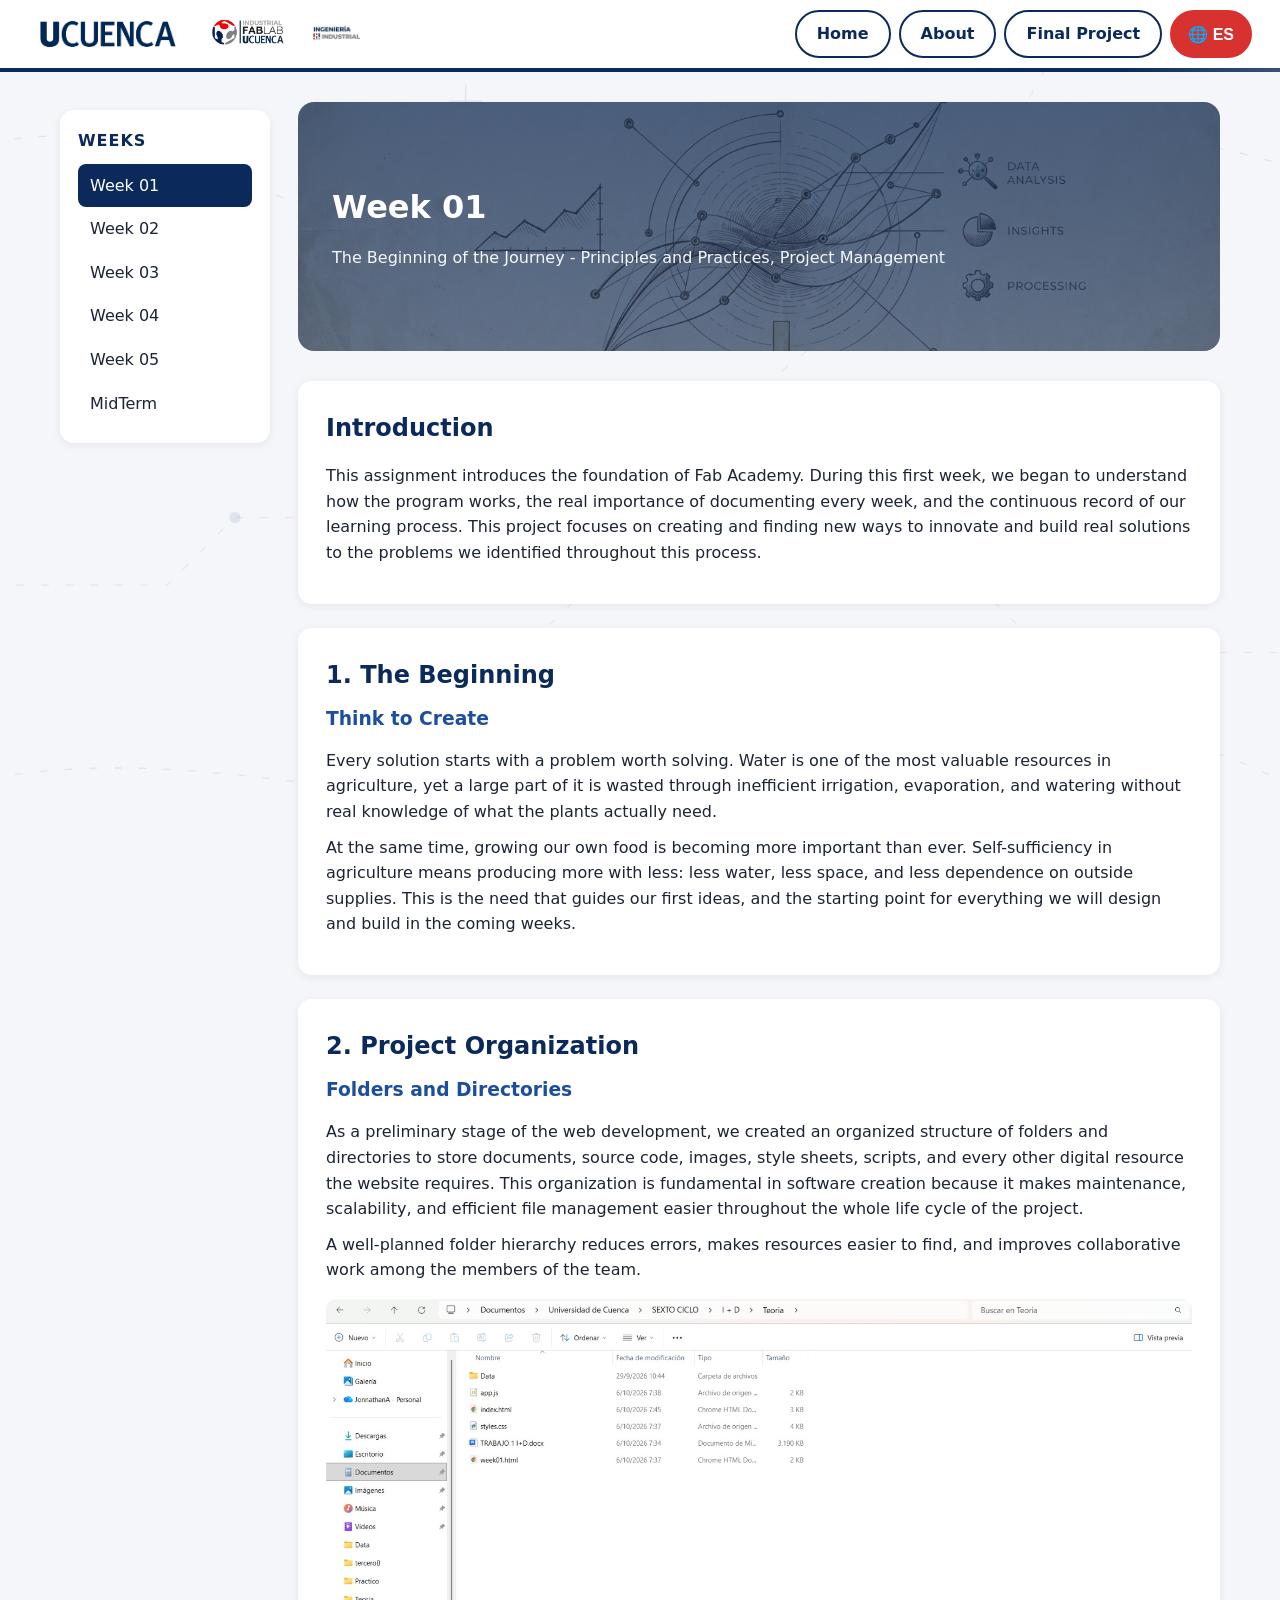
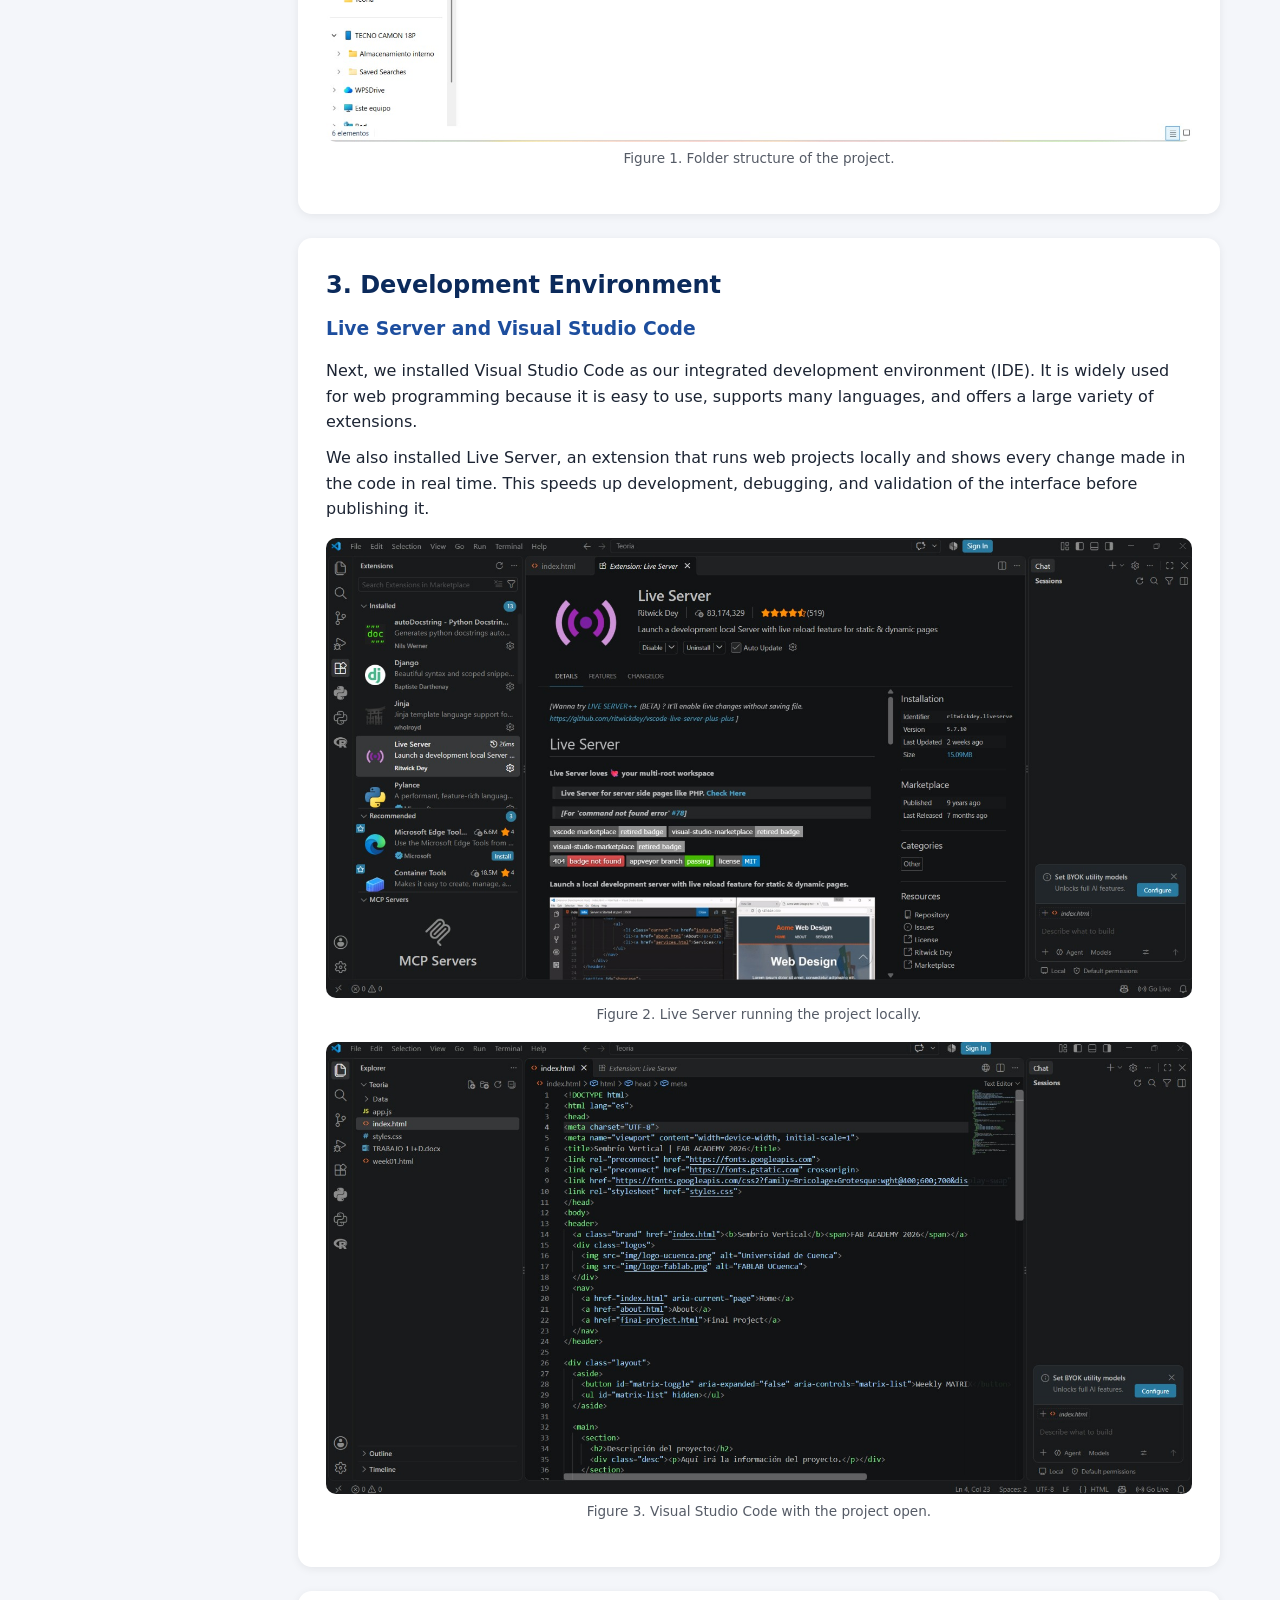
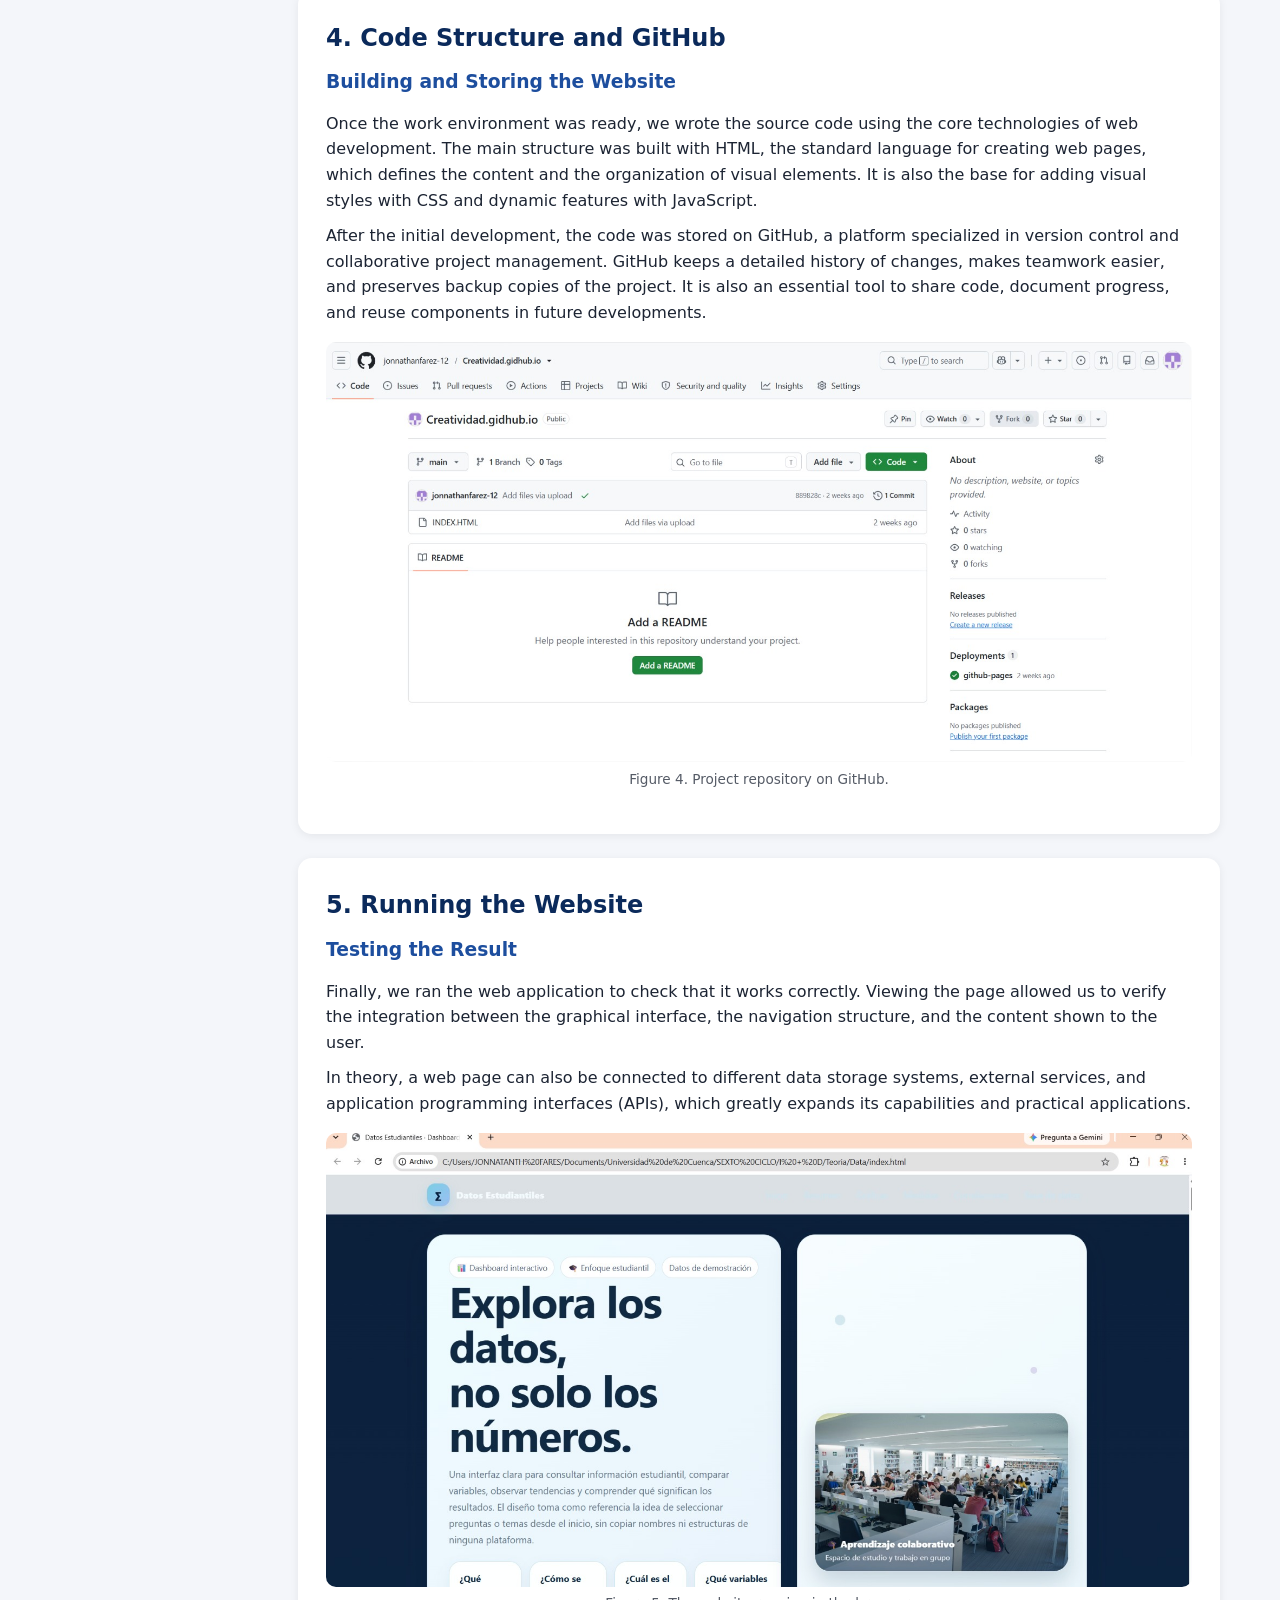
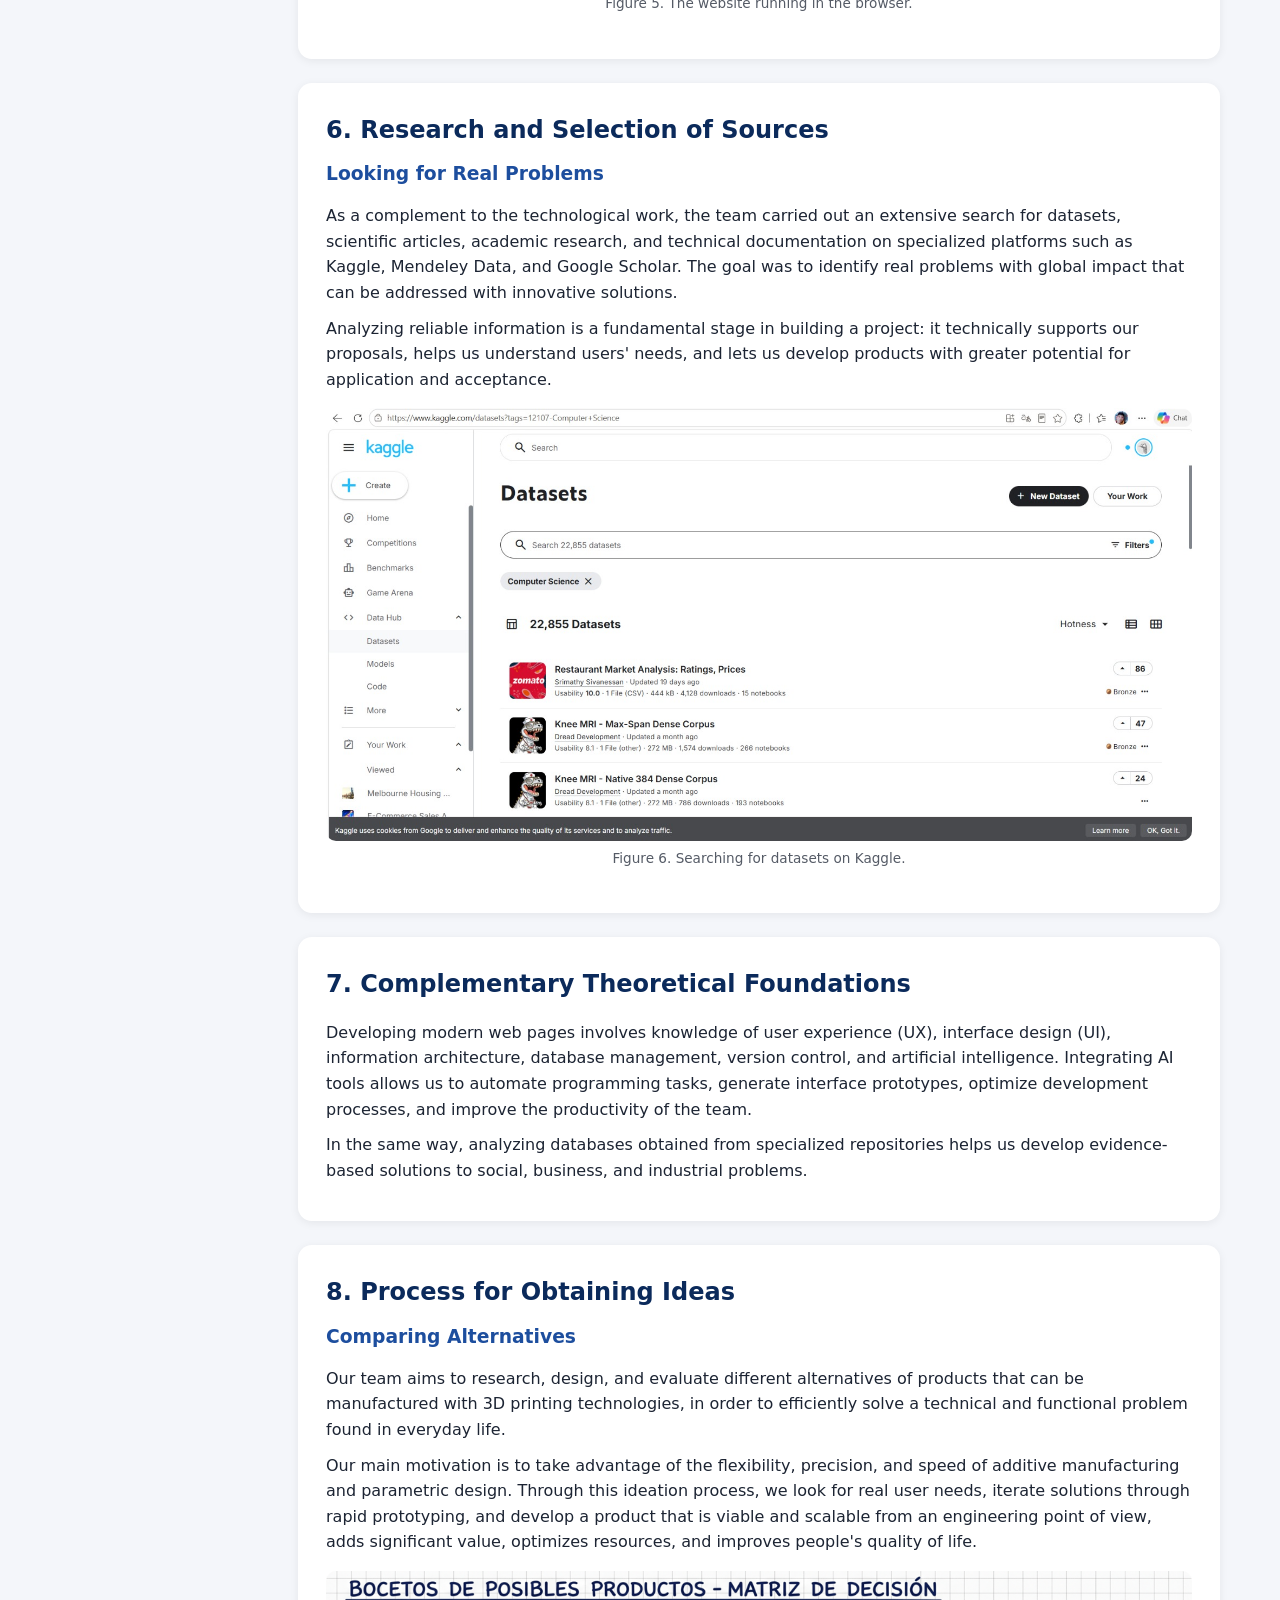
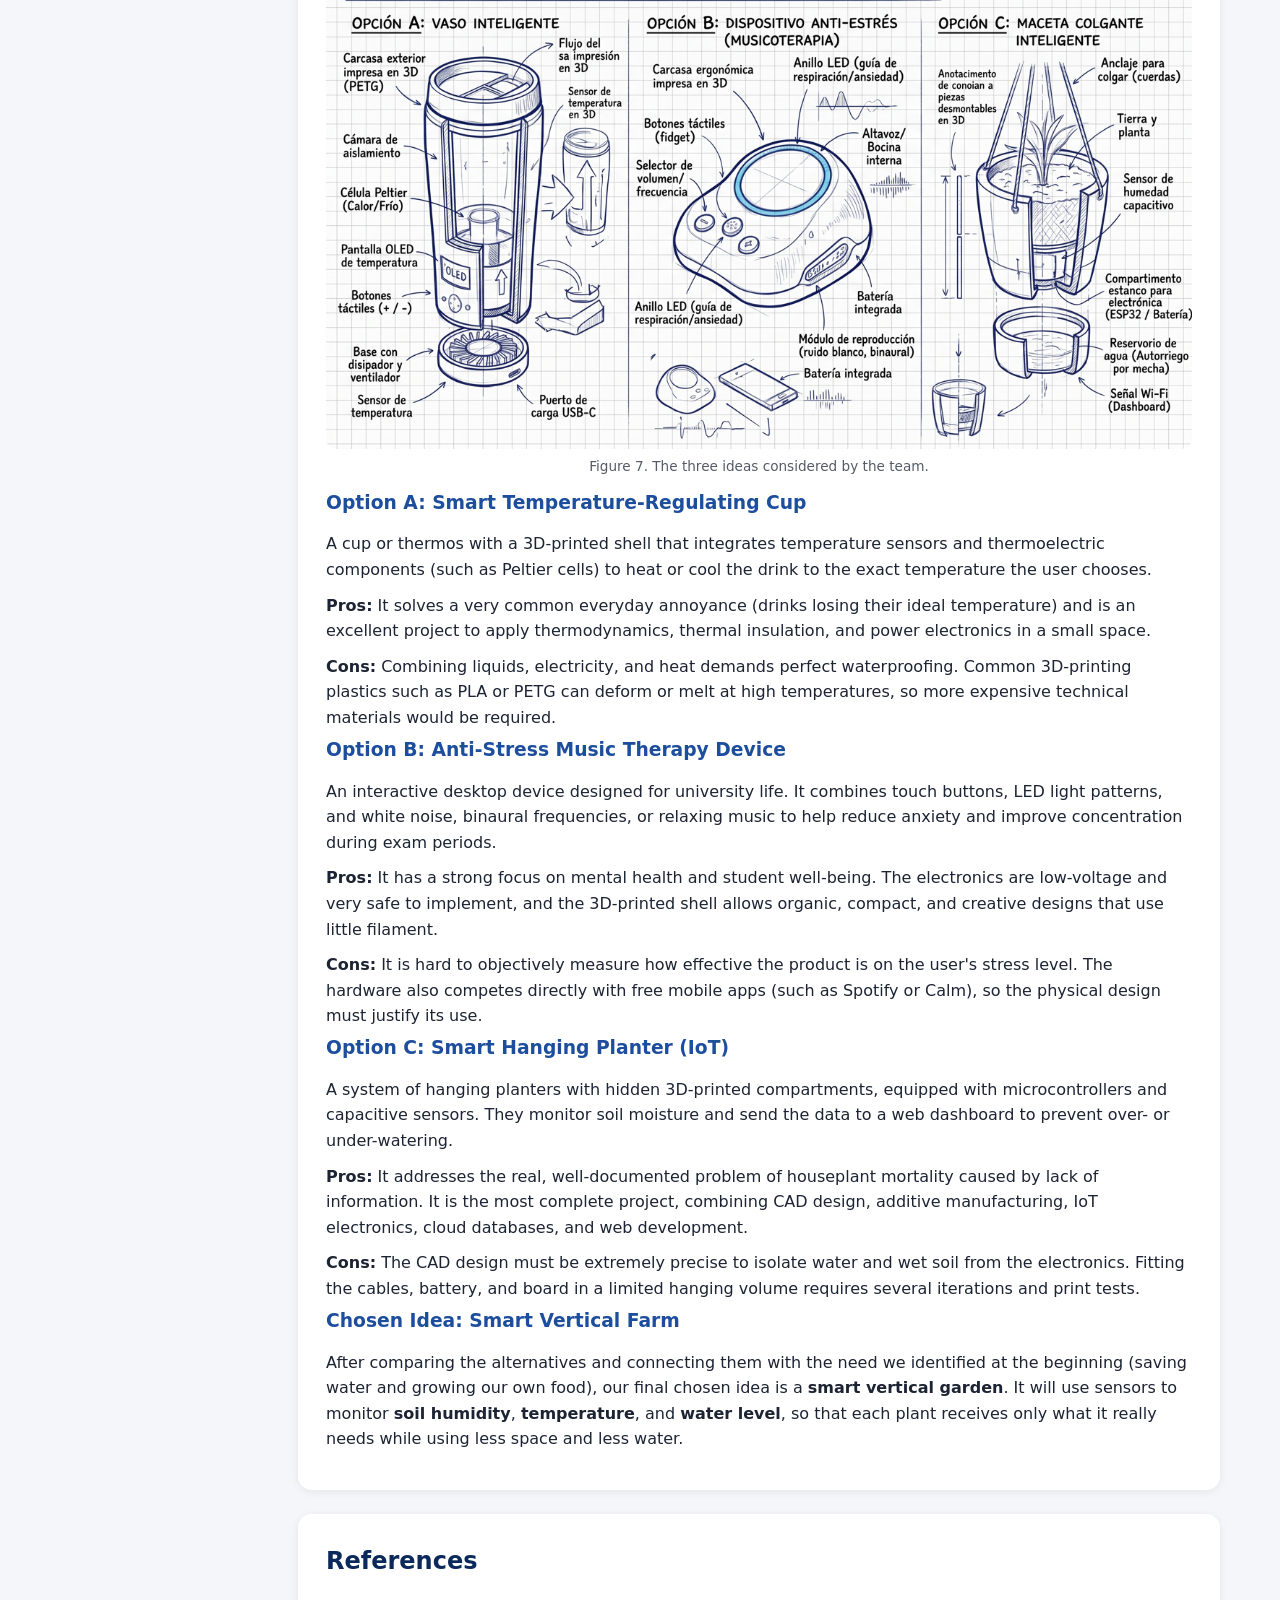
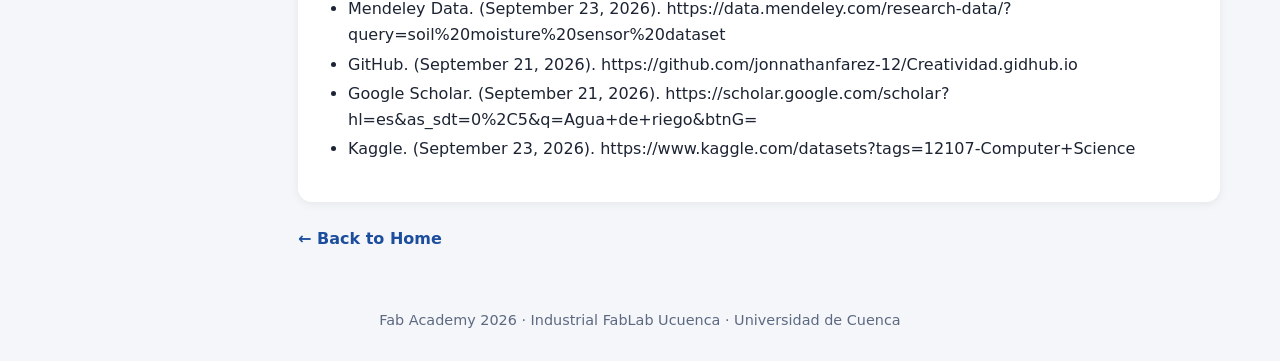
<file: week01.html>
<!DOCTYPE html>
<html lang="en">
<head>
<meta charset="UTF-8">
<meta name="viewport" content="width=device-width, initial-scale=1.0">
<title>Week 01 | Fab Academy 2026 - Industrial FabLab Ucuenca</title>
<link rel="stylesheet" href="style.css">
</head>
<body>
<header>
  <div class="logos">
    <img src="images/ucuenca-logo.png" alt="Universidad de Cuenca">
    <img src="images/fablab-logo.png" alt="Industrial FabLab Ucuenca">
    <img src="images/industrial-logo.png" alt="Ingeniería Industrial">
  </div>
  <nav>
    <a href="index.html" class="" data-i18n="home">Home</a>
    <a href="about.html" class="" data-i18n="about">About</a>
    <a href="final-project.html" class="" data-i18n="final">Final Project</a>
    <button class="lang-btn" id="langBtn" type="button">🌐 ES</button>
  </nav>
</header>
<div class="layout">
<aside>
  <h3 data-i18n="weeks">Weeks</h3>
  <a href="week01.html" class="active" data-i18n="week" data-n="01">Week 01</a>
  <a href="week02.html" class="" data-i18n="week" data-n="02">Week 02</a>
  <a href="week03.html" class="" data-i18n="week" data-n="03">Week 03</a>
</aside>
<main>
  <section class="hero hero-week1"><h1 data-i18n="week" data-n="01">Week 01</h1><p data-i18n="w1sub">The Beginning of the Journey - Principles and Practices, Project Management</p></section>
  <div class="panel"><h2 data-i18n="w1introT">Introduction</h2><p data-i18n="w1intro">This assignment introduces the foundation of Fab Academy. During this first week, we began to understand how the program works, the real importance of documenting every week, and the continuous record of our learning process. This project focuses on creating and finding new ways to innovate and build real solutions to the problems we identified throughout this process.</p></div>
  <div class="panel"><h2 data-i18n="w1s1T">1. The Beginning</h2><h3 class="sub" data-i18n="w1s1S">Think to Create</h3><p data-i18n="w1s1a">Every solution starts with a problem worth solving. Water is one of the most valuable resources in agriculture, yet a large part of it is wasted through inefficient irrigation, evaporation, and watering without real knowledge of what the plants actually need.</p><p data-i18n="w1s1b">At the same time, growing our own food is becoming more important than ever. Self-sufficiency in agriculture means producing more with less: less water, less space, and less dependence on outside supplies. This is the need that guides our first ideas, and the starting point for everything we will design and build in the coming weeks.</p></div>

  <div class="panel"><h2>2. Project Organization</h2><h3 class="sub">Folders and Directories</h3><p>As a preliminary stage of the web development, we created an organized structure of folders and directories to store documents, source code, images, style sheets, scripts, and every other digital resource the website requires. This organization is fundamental in software creation because it makes maintenance, scalability, and efficient file management easier throughout the whole life cycle of the project.</p><p>A well-planned folder hierarchy reduces errors, makes resources easier to find, and improves collaborative work among the members of the team.</p><img src="images/carpeta.jpeg" alt="Project folder structure" style="max-width:100%;height:auto;border-radius:10px;display:block;margin:1rem auto 0.4rem"><p style="text-align:center;font-size:.85rem;opacity:.75;margin:0 0 1rem">Figure 1. Folder structure of the project.</p></div>
  <div class="panel"><h2>3. Development Environment</h2><h3 class="sub">Live Server and Visual Studio Code</h3><p>Next, we installed Visual Studio Code as our integrated development environment (IDE). It is widely used for web programming because it is easy to use, supports many languages, and offers a large variety of extensions.</p><p>We also installed Live Server, an extension that runs web projects locally and shows every change made in the code in real time. This speeds up development, debugging, and validation of the interface before publishing it.</p><img src="images/liveserver.jpeg" alt="Live Server extension" style="max-width:100%;height:auto;border-radius:10px;display:block;margin:1rem auto 0.4rem"><p style="text-align:center;font-size:.85rem;opacity:.75;margin:0 0 1rem">Figure 2. Live Server running the project locally.</p><img src="images/visualcode.jpeg" alt="Visual Studio Code" style="max-width:100%;height:auto;border-radius:10px;display:block;margin:1rem auto 0.4rem"><p style="text-align:center;font-size:.85rem;opacity:.75;margin:0 0 1rem">Figure 3. Visual Studio Code with the project open.</p></div>
  <div class="panel"><h2>4. Code Structure and GitHub</h2><h3 class="sub">Building and Storing the Website</h3><p>Once the work environment was ready, we wrote the source code using the core technologies of web development. The main structure was built with HTML, the standard language for creating web pages, which defines the content and the organization of visual elements. It is also the base for adding visual styles with CSS and dynamic features with JavaScript.</p><p>After the initial development, the code was stored on GitHub, a platform specialized in version control and collaborative project management. GitHub keeps a detailed history of changes, makes teamwork easier, and preserves backup copies of the project. It is also an essential tool to share code, document progress, and reuse components in future developments.</p><img src="images/github.jpeg" alt="GitHub repository" style="max-width:100%;height:auto;border-radius:10px;display:block;margin:1rem auto 0.4rem"><p style="text-align:center;font-size:.85rem;opacity:.75;margin:0 0 1rem">Figure 4. Project repository on GitHub.</p></div>
  <div class="panel"><h2>5. Running the Website</h2><h3 class="sub">Testing the Result</h3><p>Finally, we ran the web application to check that it works correctly. Viewing the page allowed us to verify the integration between the graphical interface, the navigation structure, and the content shown to the user.</p><p>In theory, a web page can also be connected to different data storage systems, external services, and application programming interfaces (APIs), which greatly expands its capabilities and practical applications.</p><img src="images/pagina.jpeg" alt="Website running in the browser" style="max-width:100%;height:auto;border-radius:10px;display:block;margin:1rem auto 0.4rem"><p style="text-align:center;font-size:.85rem;opacity:.75;margin:0 0 1rem">Figure 5. The website running in the browser.</p></div>
  <div class="panel"><h2>6. Research and Selection of Sources</h2><h3 class="sub">Looking for Real Problems</h3><p>As a complement to the technological work, the team carried out an extensive search for datasets, scientific articles, academic research, and technical documentation on specialized platforms such as Kaggle, Mendeley Data, and Google Scholar. The goal was to identify real problems with global impact that can be addressed with innovative solutions.</p><p>Analyzing reliable information is a fundamental stage in building a project: it technically supports our proposals, helps us understand users' needs, and lets us develop products with greater potential for application and acceptance.</p><img src="images/keggle.jpeg" alt="Kaggle datasets search" style="max-width:100%;height:auto;border-radius:10px;display:block;margin:1rem auto 0.4rem"><p style="text-align:center;font-size:.85rem;opacity:.75;margin:0 0 1rem">Figure 6. Searching for datasets on Kaggle.</p></div>
  <div class="panel"><h2>7. Complementary Theoretical Foundations</h2><p>Developing modern web pages involves knowledge of user experience (UX), interface design (UI), information architecture, database management, version control, and artificial intelligence. Integrating AI tools allows us to automate programming tasks, generate interface prototypes, optimize development processes, and improve the productivity of the team.</p><p>In the same way, analyzing databases obtained from specialized repositories helps us develop evidence-based solutions to social, business, and industrial problems.</p></div>
  <div class="panel"><h2>8. Process for Obtaining Ideas</h2><h3 class="sub">Comparing Alternatives</h3><p>Our team aims to research, design, and evaluate different alternatives of products that can be manufactured with 3D printing technologies, in order to efficiently solve a technical and functional problem found in everyday life.</p><p>Our main motivation is to take advantage of the flexibility, precision, and speed of additive manufacturing and parametric design. Through this ideation process, we look for real user needs, iterate solutions through rapid prototyping, and develop a product that is viable and scalable from an engineering point of view, adds significant value, optimizes resources, and improves people's quality of life.</p><img src="images/ideas.png" alt="Ideas considered by the team" style="max-width:100%;height:auto;border-radius:10px;display:block;margin:1rem auto 0.4rem"><p style="text-align:center;font-size:.85rem;opacity:.75;margin:0 0 1rem">Figure 7. The three ideas considered by the team.</p>
  <h3 class="sub">Option A: Smart Temperature-Regulating Cup</h3><p>A cup or thermos with a 3D-printed shell that integrates temperature sensors and thermoelectric components (such as Peltier cells) to heat or cool the drink to the exact temperature the user chooses.</p><p><strong>Pros:</strong> It solves a very common everyday annoyance (drinks losing their ideal temperature) and is an excellent project to apply thermodynamics, thermal insulation, and power electronics in a small space.</p><p><strong>Cons:</strong> Combining liquids, electricity, and heat demands perfect waterproofing. Common 3D-printing plastics such as PLA or PETG can deform or melt at high temperatures, so more expensive technical materials would be required.</p>
  <h3 class="sub">Option B: Anti-Stress Music Therapy Device</h3><p>An interactive desktop device designed for university life. It combines touch buttons, LED light patterns, and white noise, binaural frequencies, or relaxing music to help reduce anxiety and improve concentration during exam periods.</p><p><strong>Pros:</strong> It has a strong focus on mental health and student well-being. The electronics are low-voltage and very safe to implement, and the 3D-printed shell allows organic, compact, and creative designs that use little filament.</p><p><strong>Cons:</strong> It is hard to objectively measure how effective the product is on the user's stress level. The hardware also competes directly with free mobile apps (such as Spotify or Calm), so the physical design must justify its use.</p>
  <h3 class="sub">Option C: Smart Hanging Planter (IoT)</h3><p>A system of hanging planters with hidden 3D-printed compartments, equipped with microcontrollers and capacitive sensors. They monitor soil moisture and send the data to a web dashboard to prevent over- or under-watering.</p><p><strong>Pros:</strong> It addresses the real, well-documented problem of houseplant mortality caused by lack of information. It is the most complete project, combining CAD design, additive manufacturing, IoT electronics, cloud databases, and web development.</p><p><strong>Cons:</strong> The CAD design must be extremely precise to isolate water and wet soil from the electronics. Fitting the cables, battery, and board in a limited hanging volume requires several iterations and print tests.</p>
  <h3 class="sub">Chosen Idea: Smart Vertical Farm</h3><p>After comparing the alternatives and connecting them with the need we identified at the beginning (saving water and growing our own food), our final chosen idea is a <strong>smart vertical garden</strong>. It will use sensors to monitor <strong>soil humidity</strong>, <strong>temperature</strong>, and <strong>water level</strong>, so that each plant receives only what it really needs while using less space and less water.</p></div>
  <div class="panel"><h2>References</h2><ul><li>Mendeley Data. (September 23, 2026). <a href="https://data.mendeley.com/research-data/?query=soil%20moisture%20sensor%20dataset" target="_blank" rel="noopener">https://data.mendeley.com/research-data/?query=soil%20moisture%20sensor%20dataset</a></li><li>GitHub. (September 21, 2026). <a href="https://github.com/jonnathanfarez-12/Creatividad.gidhub.io" target="_blank" rel="noopener">https://github.com/jonnathanfarez-12/Creatividad.gidhub.io</a></li><li>Google Scholar. (September 21, 2026). <a href="https://scholar.google.com/scholar?hl=es&amp;as_sdt=0%2C5&amp;q=Agua+de+riego&amp;btnG=" target="_blank" rel="noopener">https://scholar.google.com/scholar?hl=es&amp;as_sdt=0%2C5&amp;q=Agua+de+riego&amp;btnG=</a></li><li>Kaggle. (September 23, 2026). <a href="https://www.kaggle.com/datasets?tags=12107-Computer+Science" target="_blank" rel="noopener">https://www.kaggle.com/datasets?tags=12107-Computer+Science</a></li></ul></div>
  <p><a href="index.html" style="color:var(--blue);font-weight:600" data-i18n="back">← Back to Home</a></p>
</main></div>
<footer data-i18n="footer">Fab Academy 2026 · Industrial FabLab Ucuenca · Universidad de Cuenca</footer>
<button id="toTop" title="Back to top">↑</button>
<script src="script.js"></script>
</body>
</html>
</file>
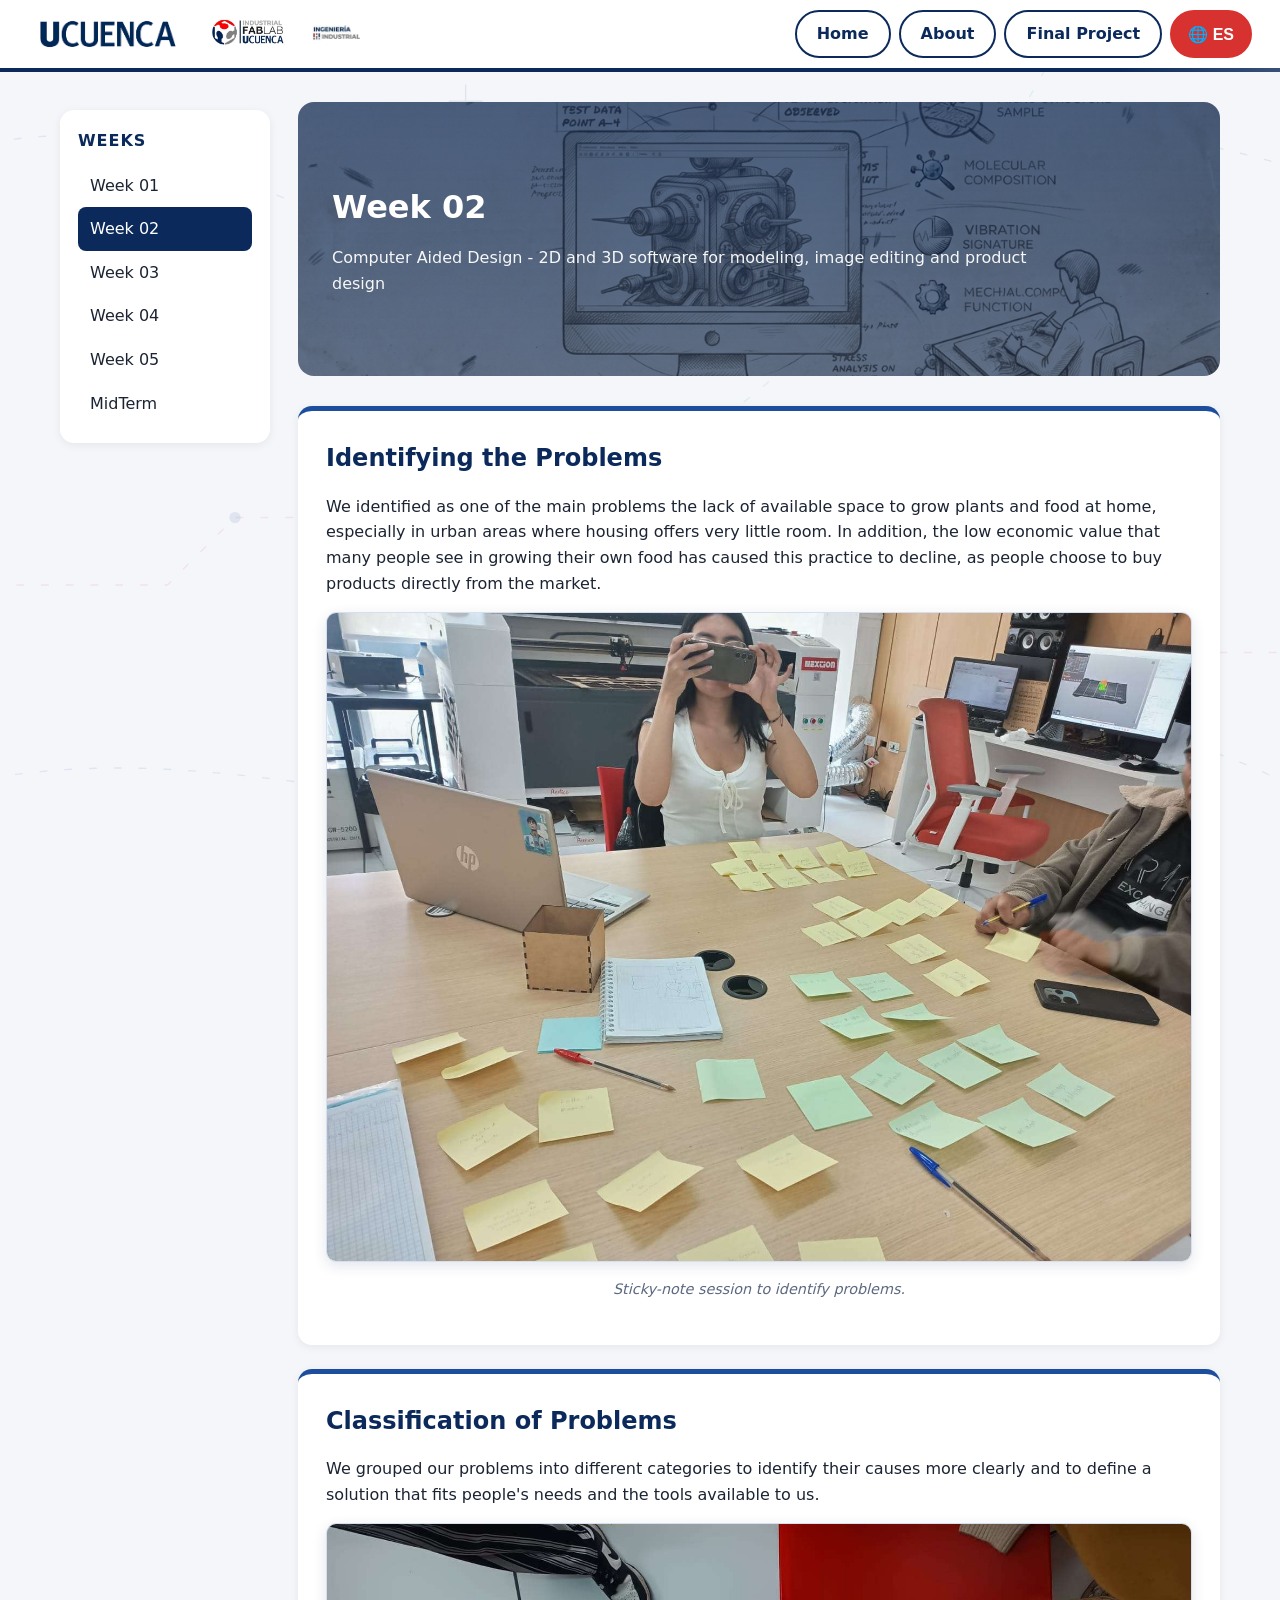
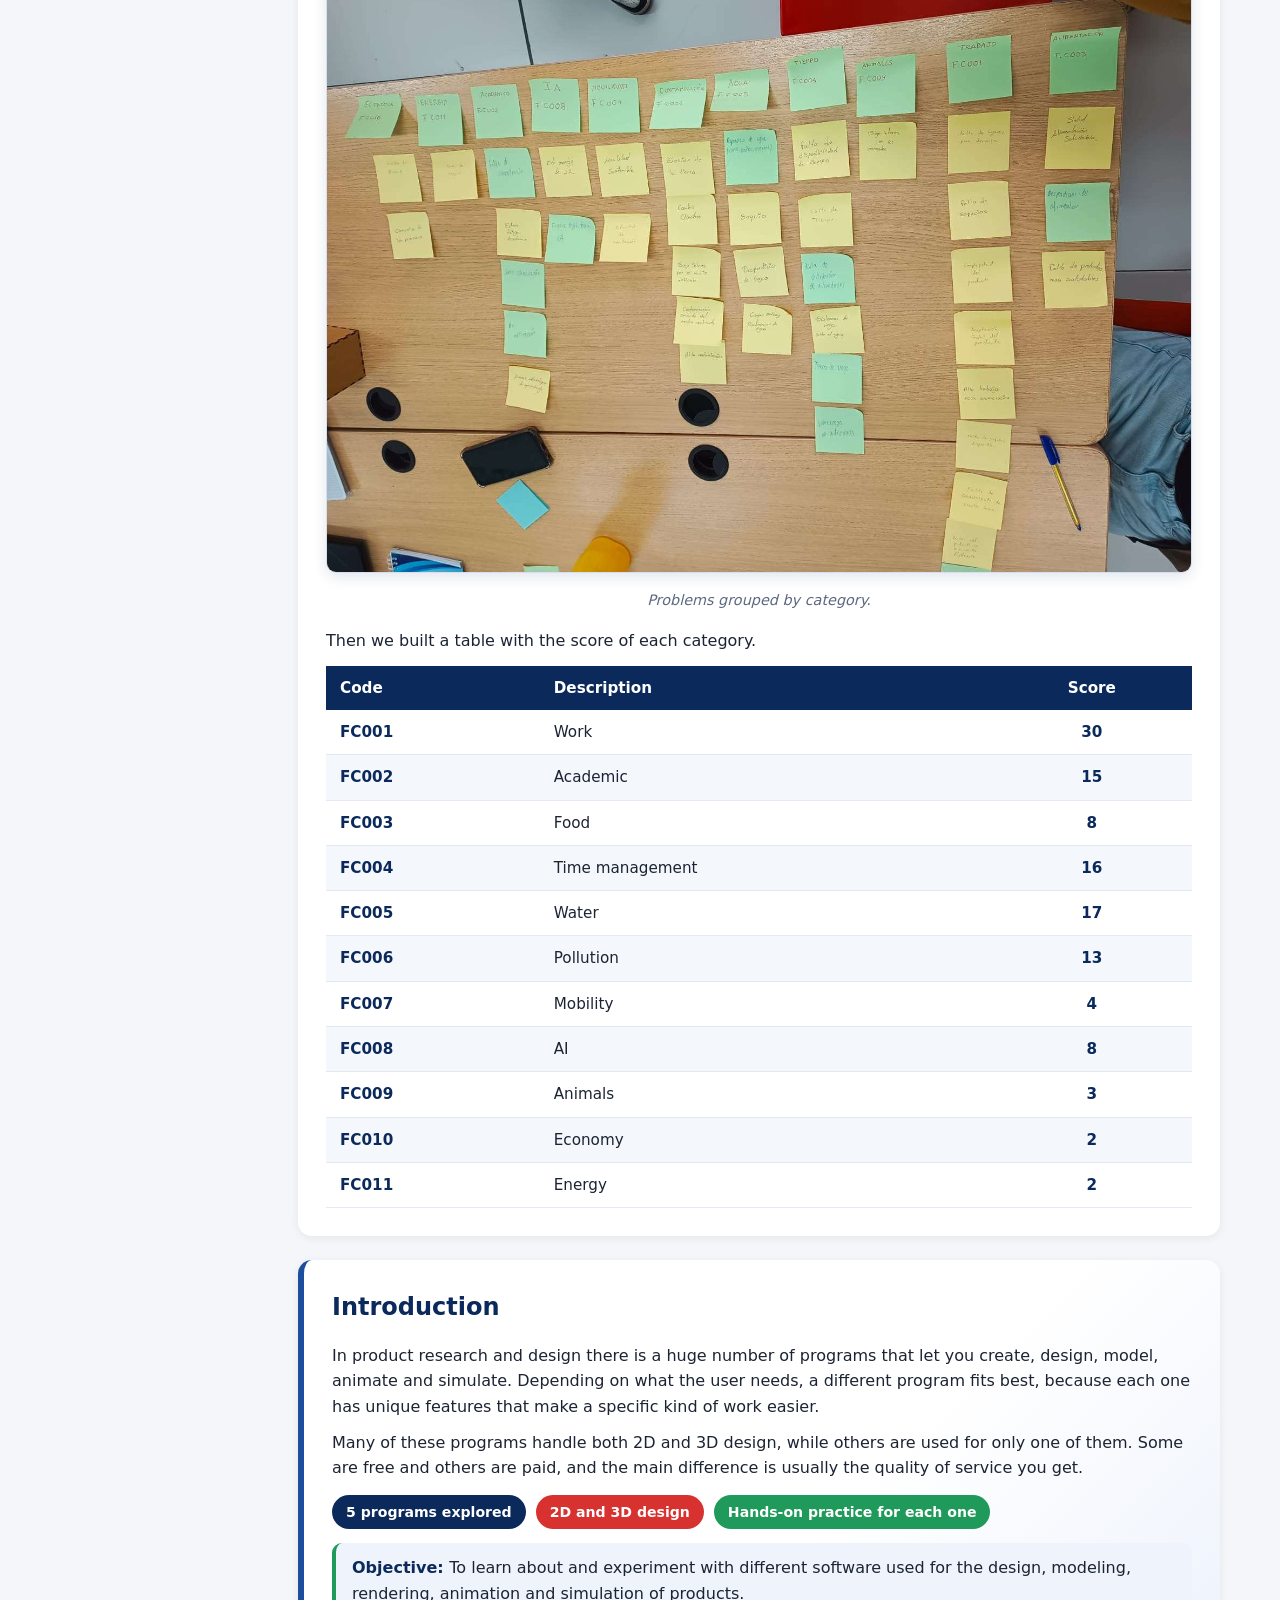
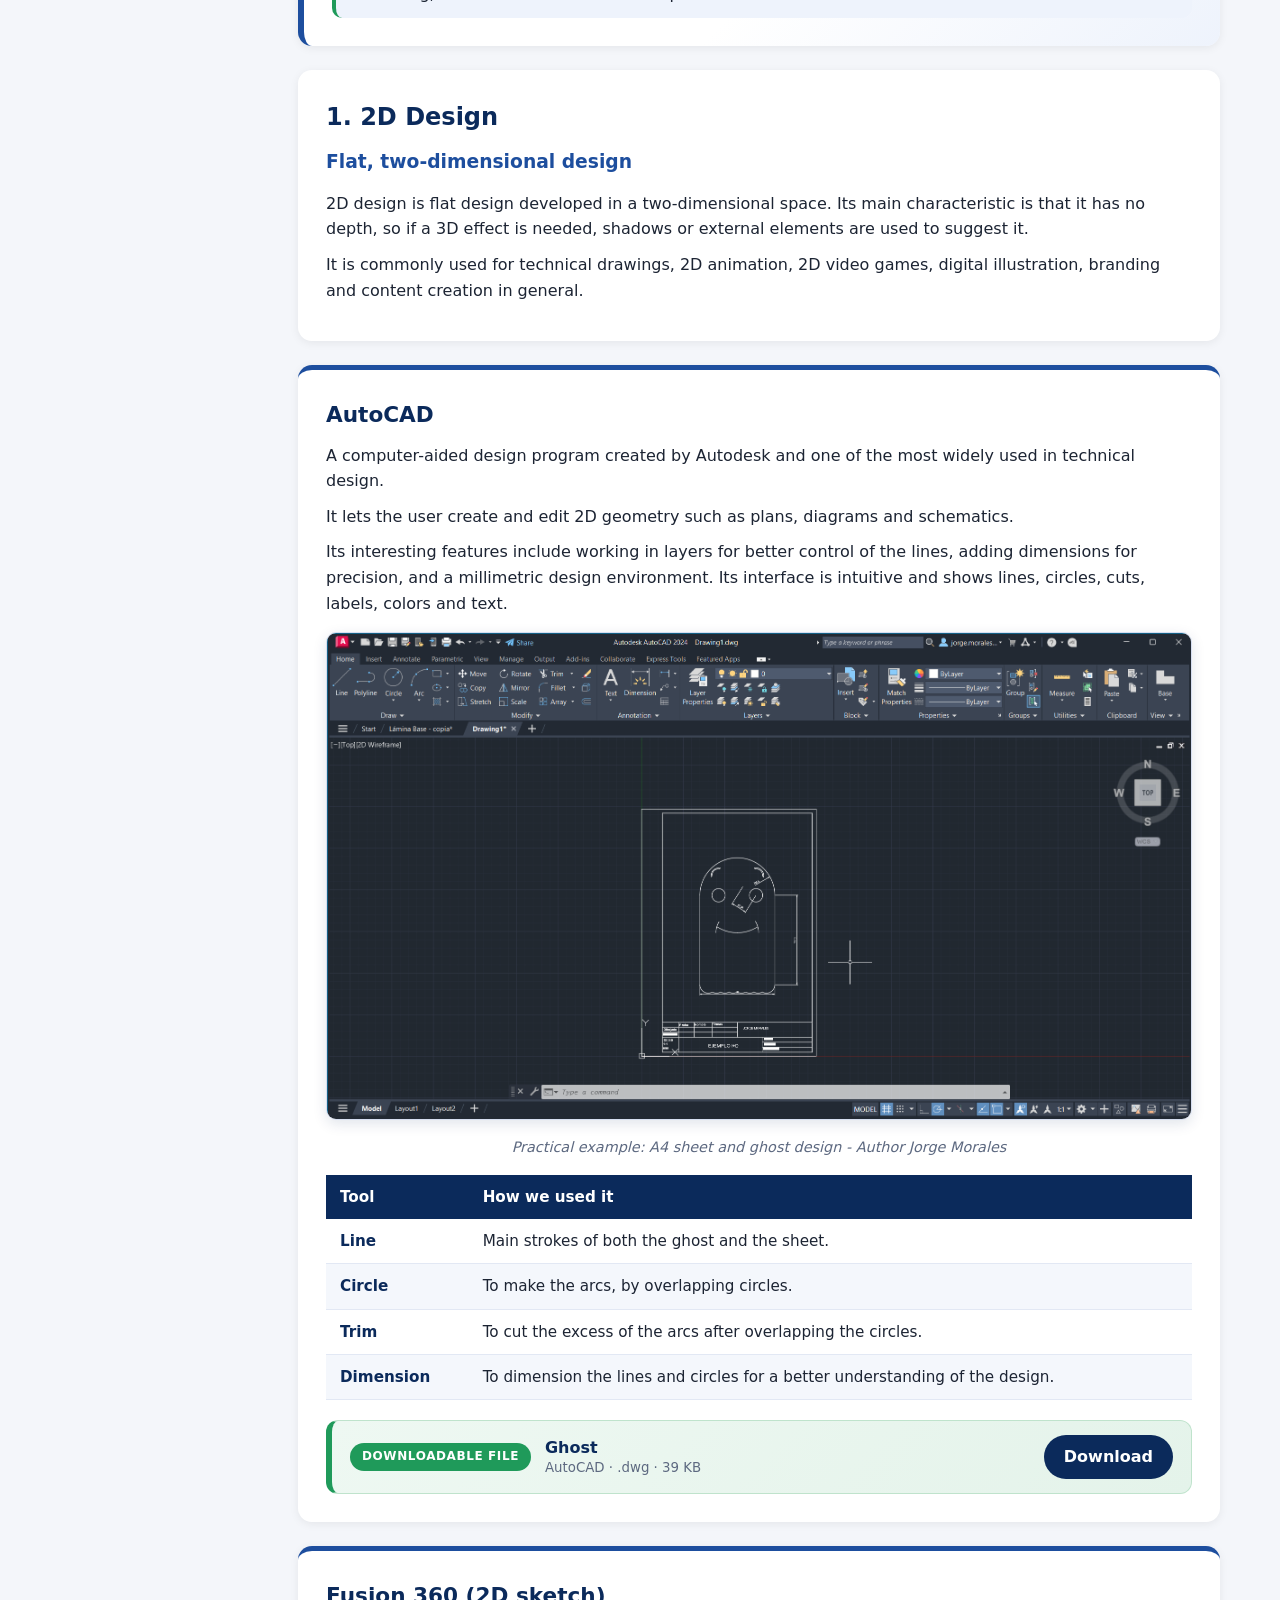
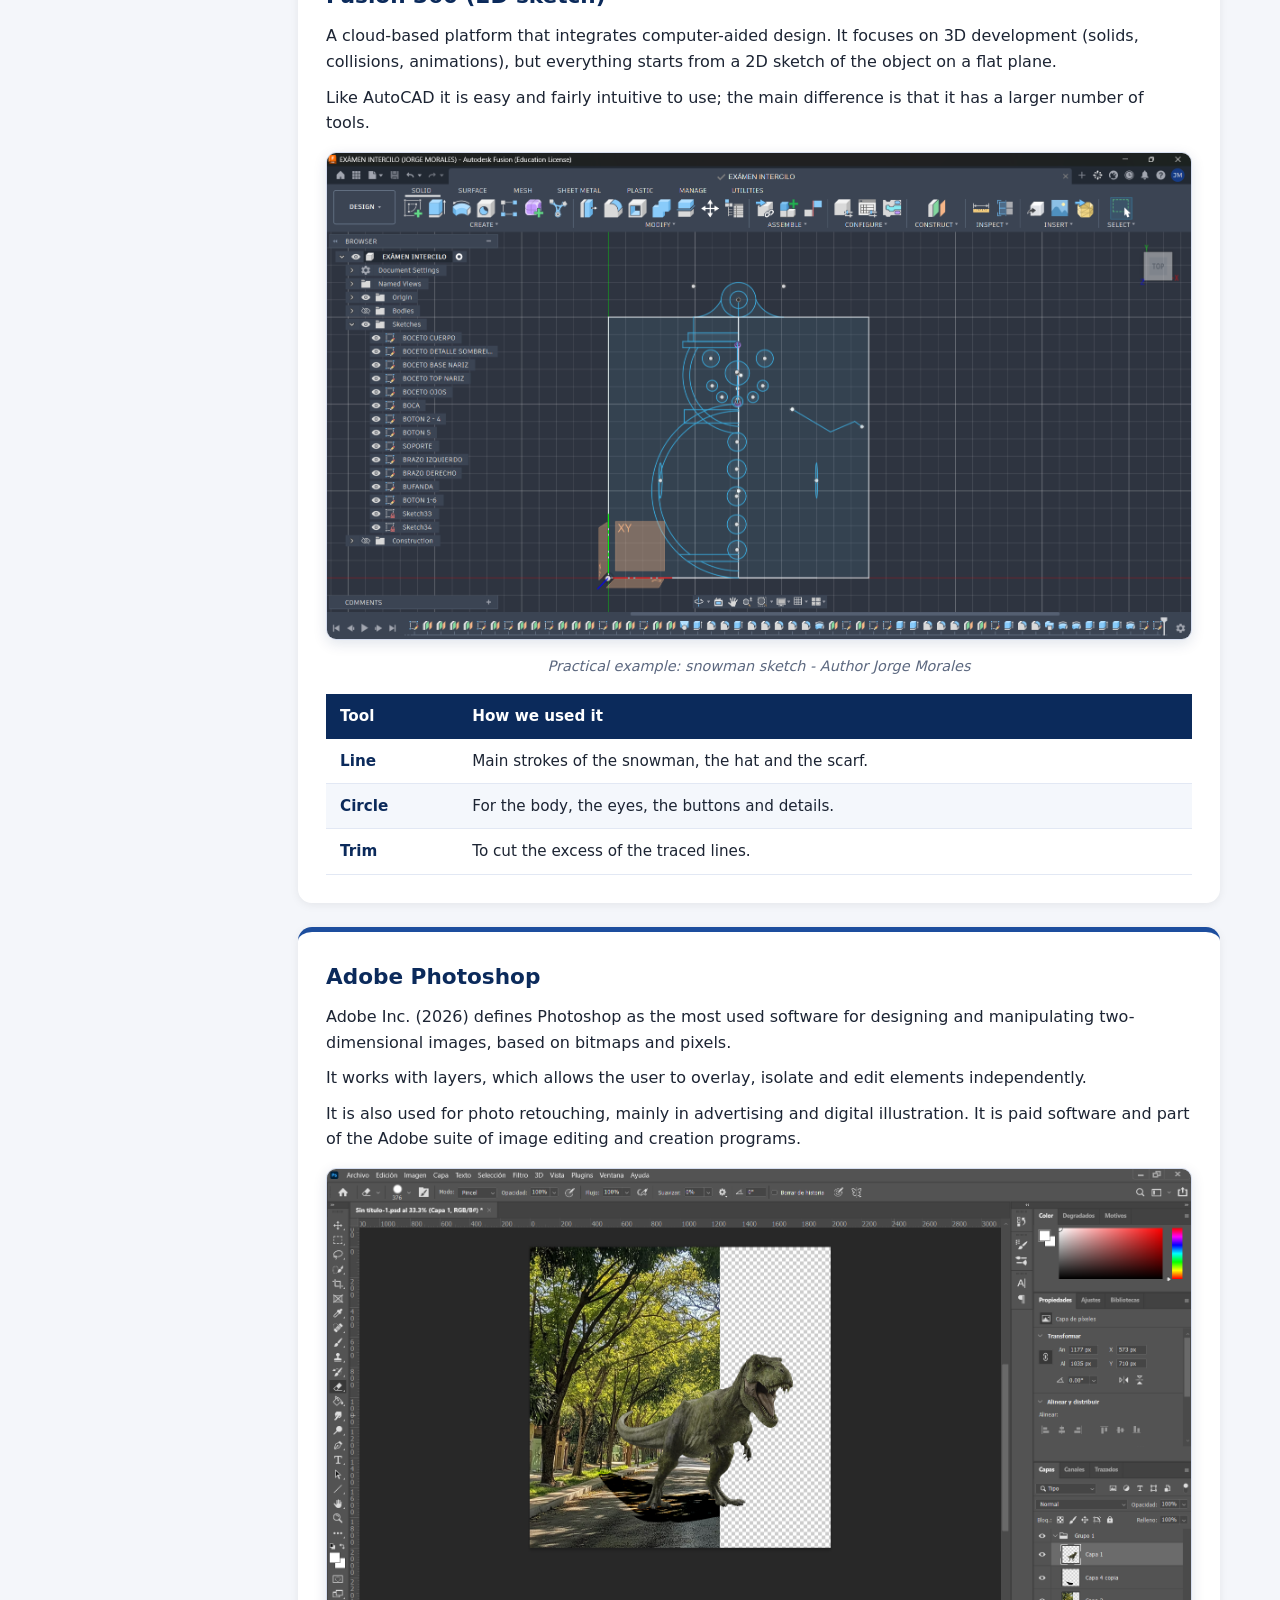
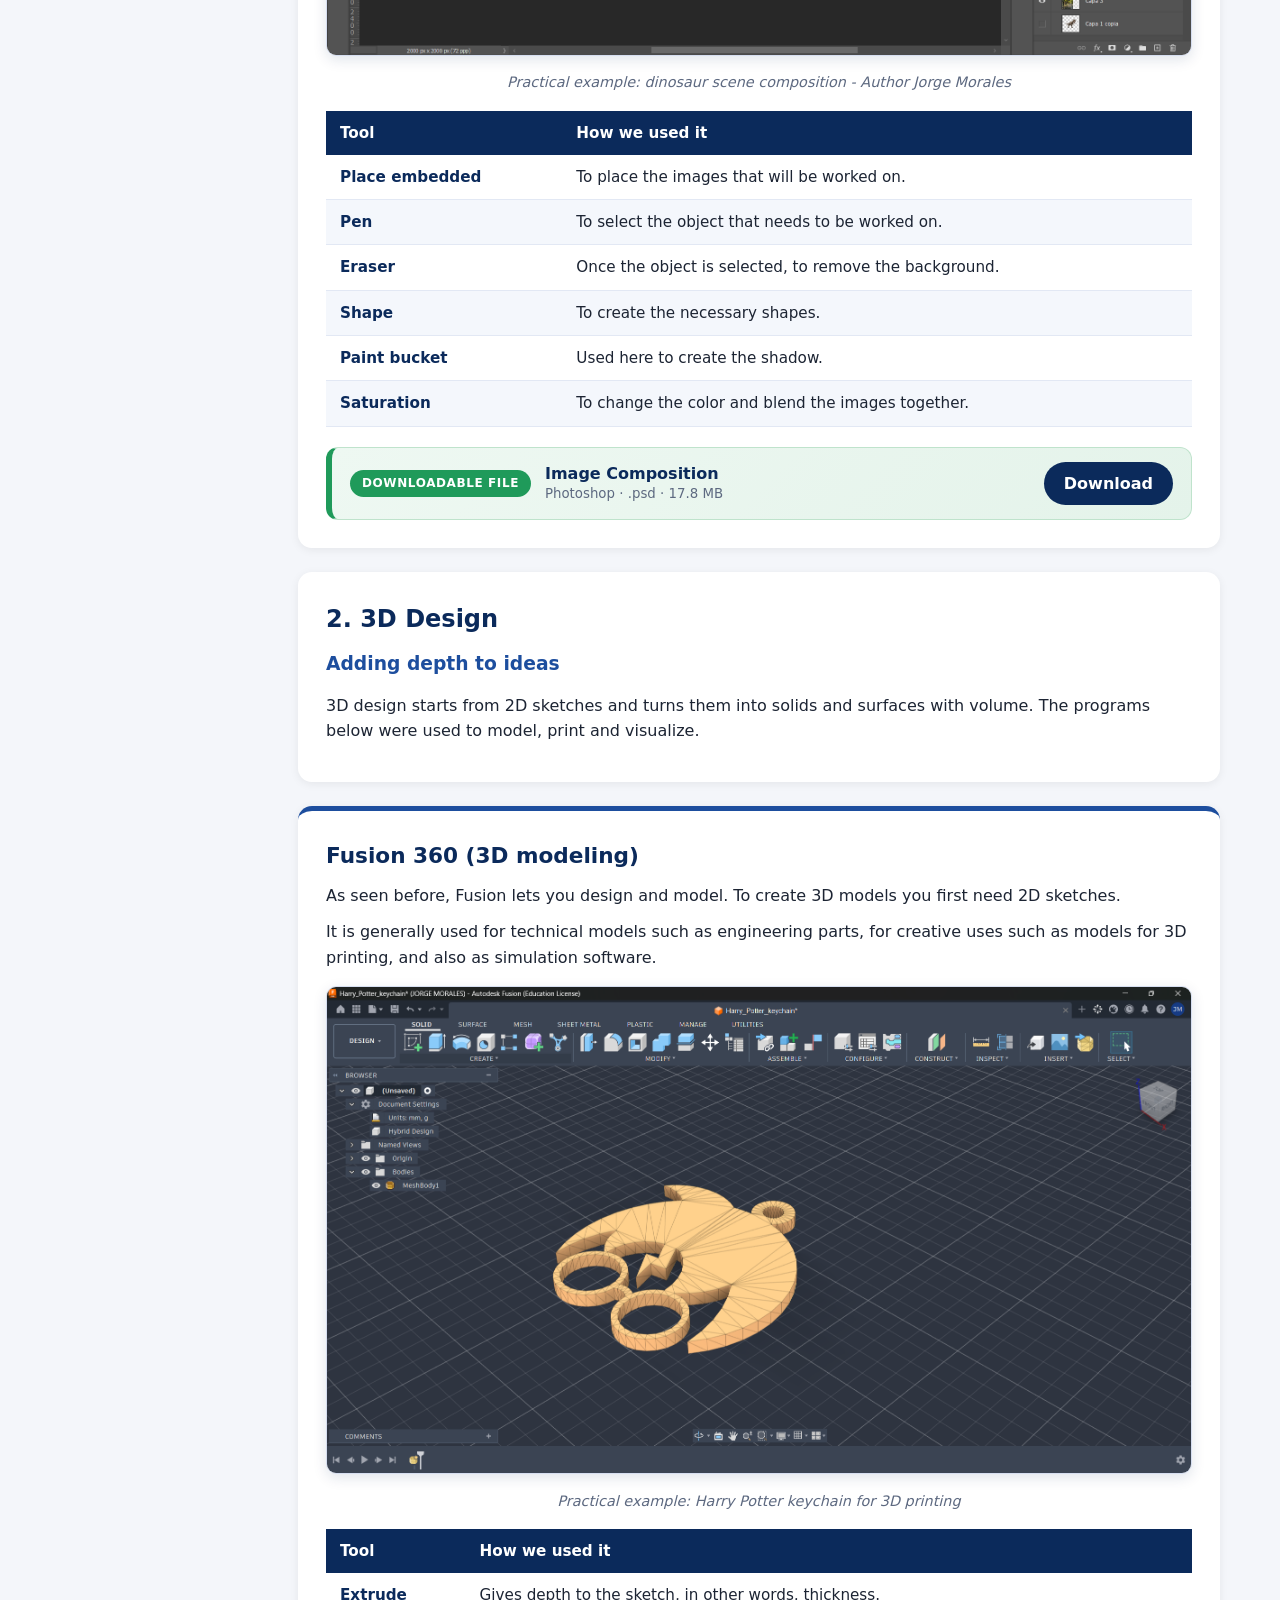
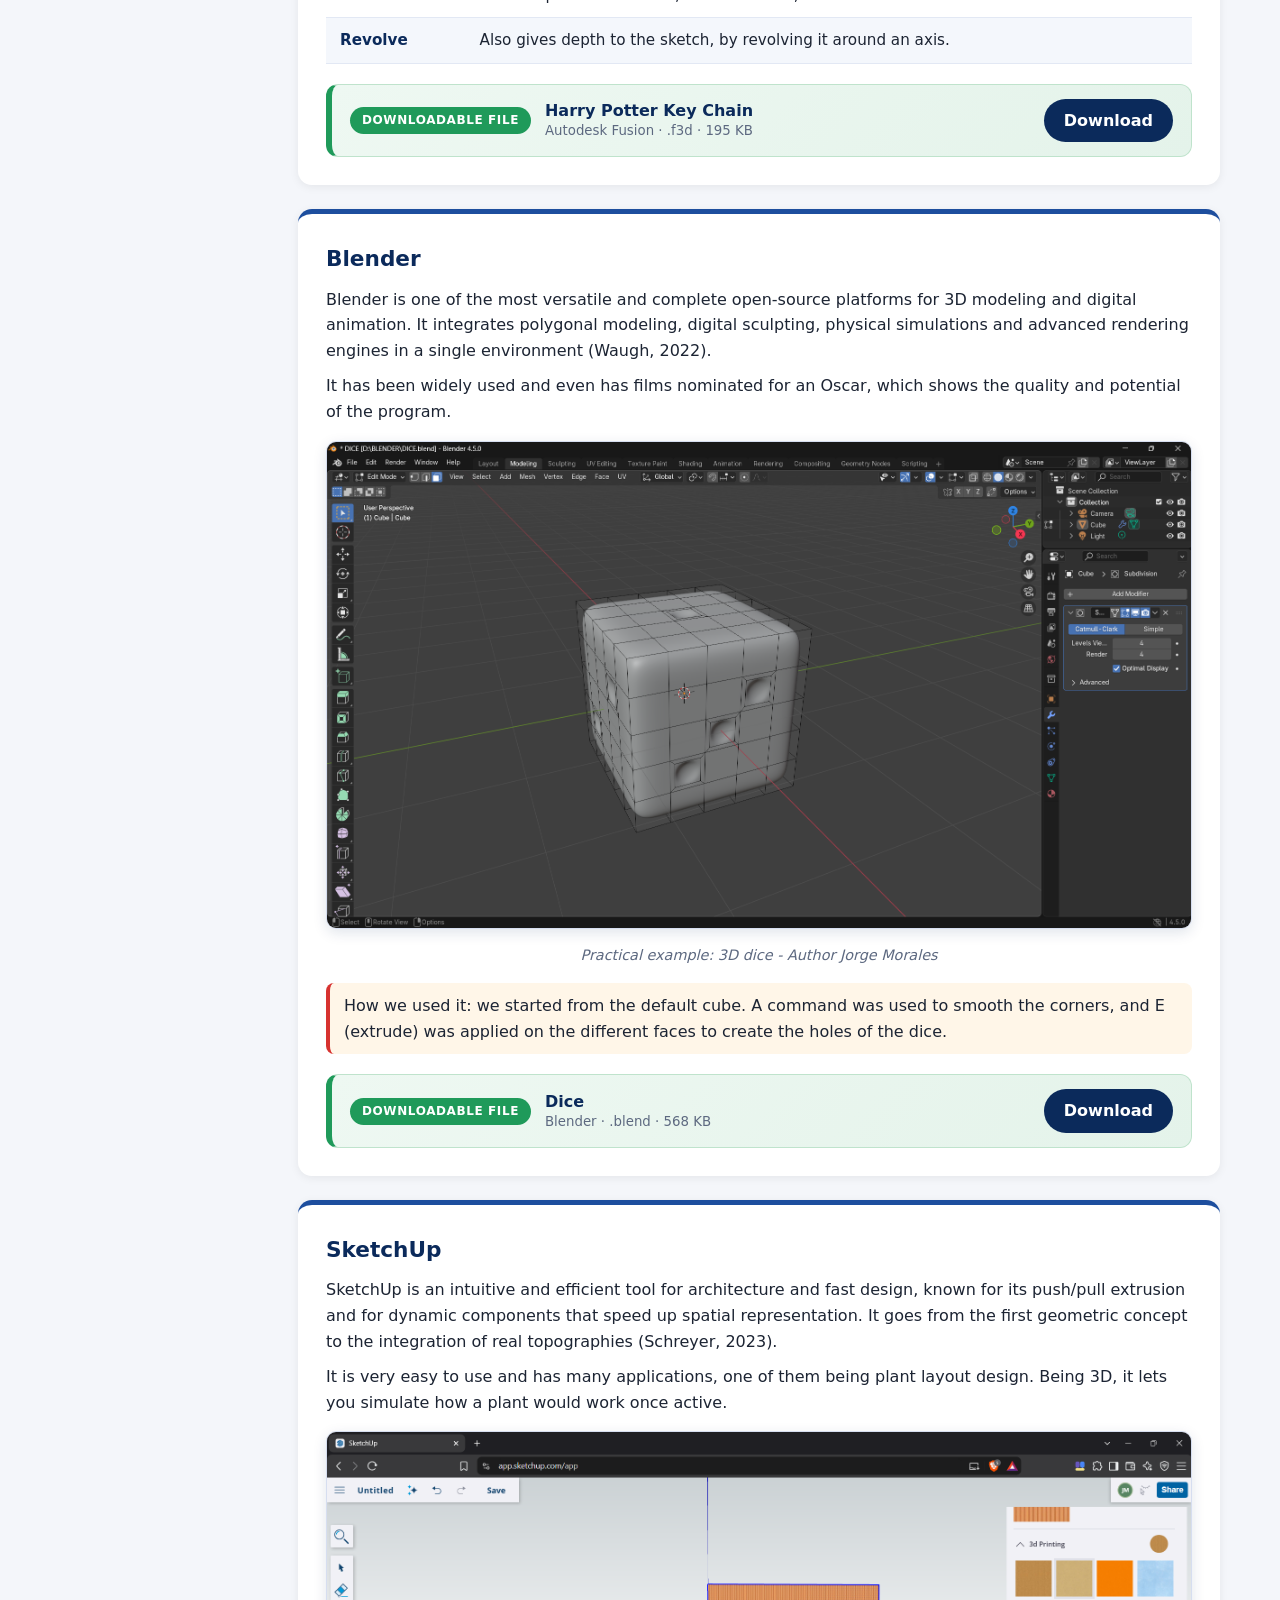
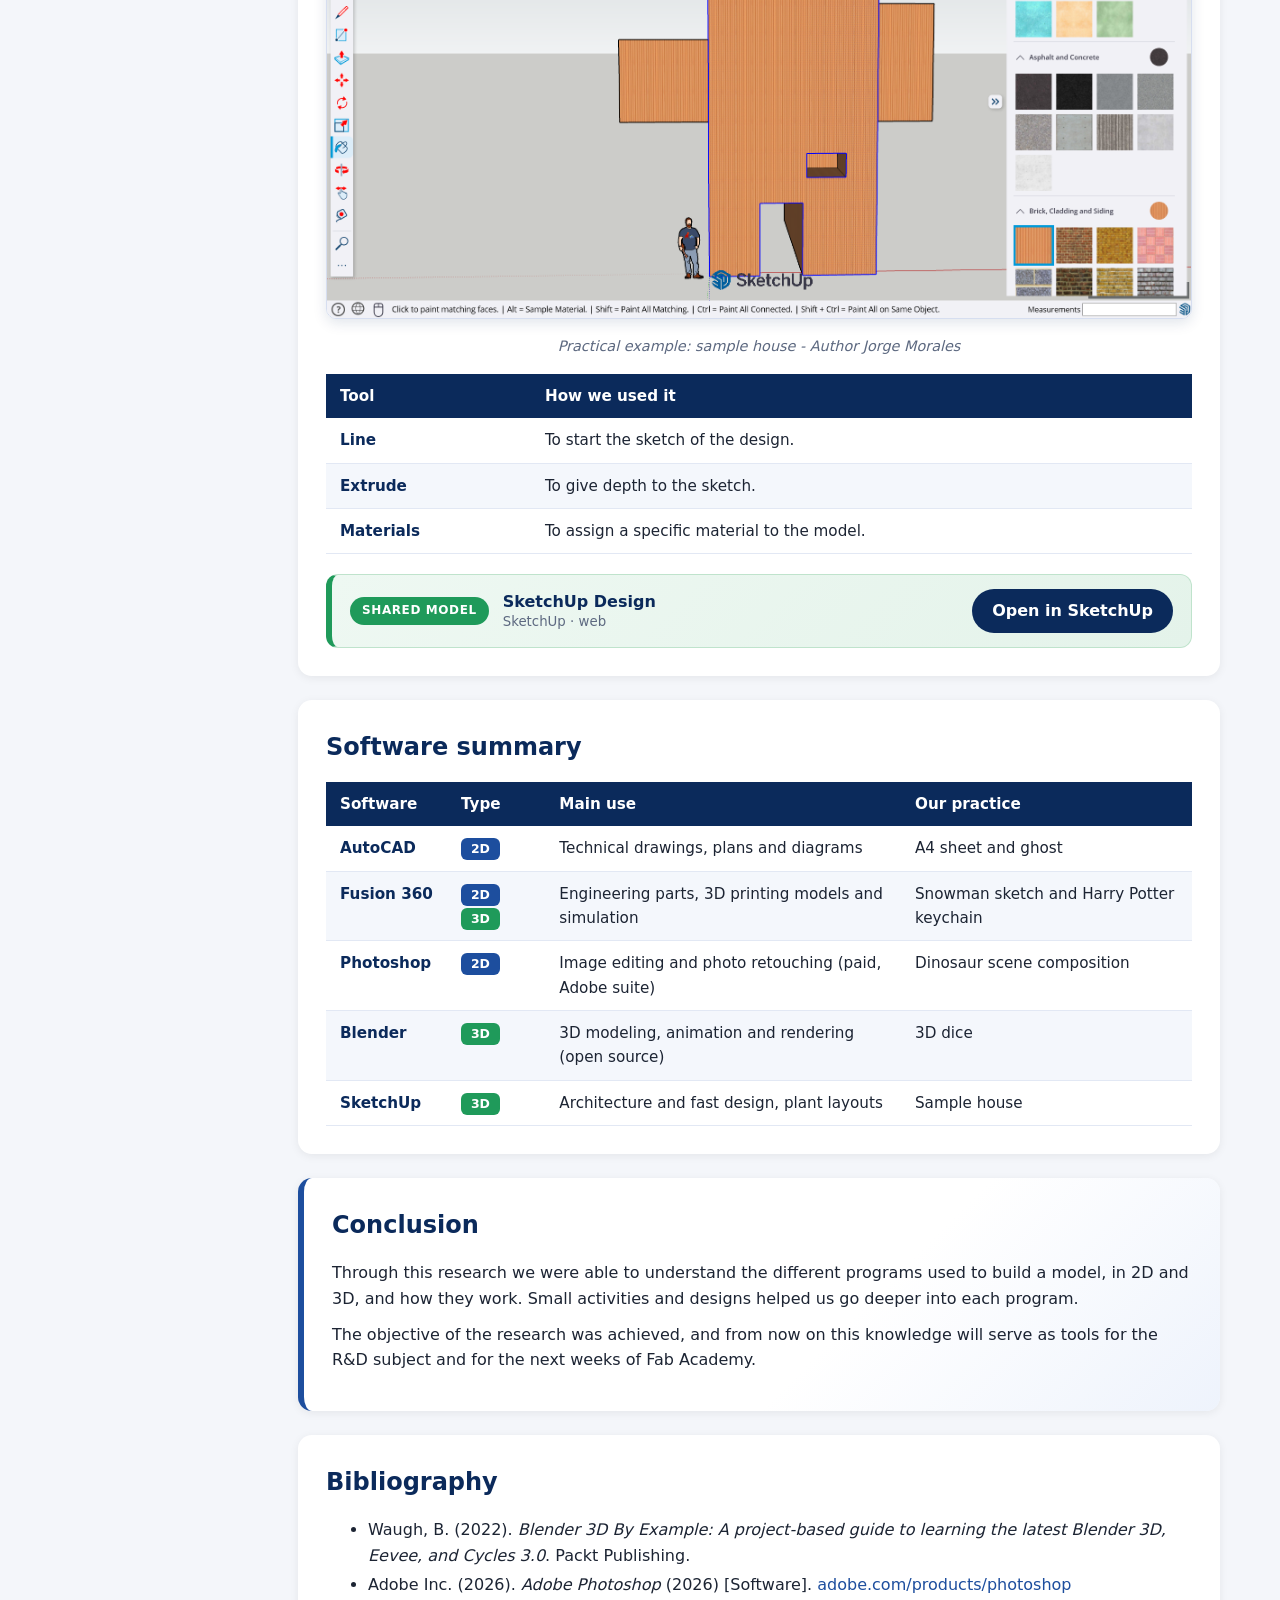
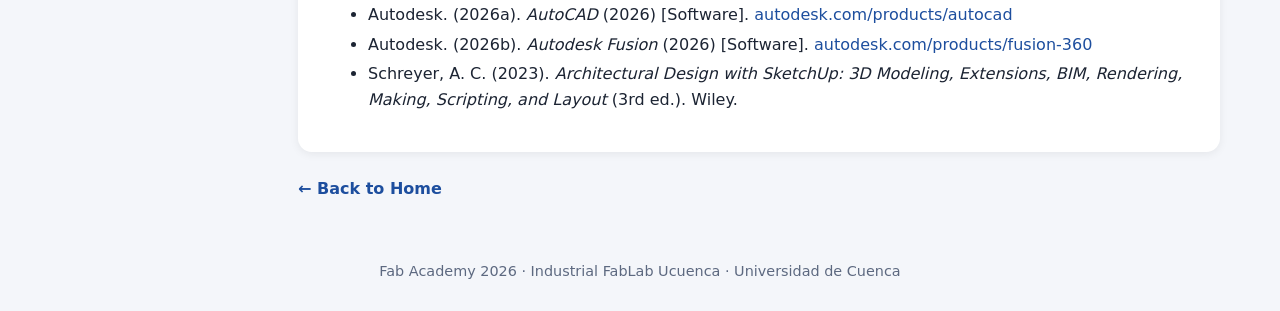
<file: week02.html>
<!DOCTYPE html>
<html lang="en">
<head>
<meta charset="UTF-8">
<meta name="viewport" content="width=device-width, initial-scale=1.0">
<title>Week 02 | Fab Academy 2026 - Industrial FabLab Ucuenca</title>
<link rel="stylesheet" href="style.css">
</head>
<body>
<header>
  <div class="logos">
    <img src="images/ucuenca-logo.png" alt="Universidad de Cuenca">
    <img src="images/fablab-logo.png" alt="Industrial FabLab Ucuenca">
    <img src="images/industrial-logo.png" alt="Ingeniería Industrial">
  </div>
  <nav>
    <a href="index.html" class="" data-i18n="home">Home</a>
    <a href="about.html" class="" data-i18n="about">About</a>
    <a href="final-project.html" class="" data-i18n="final">Final Project</a>
    <button class="lang-btn" id="langBtn" type="button">🌐 ES</button>
  </nav>
</header>
<div class="layout">
<aside>
  <h3 data-i18n="weeks">Weeks</h3>
  <a href="week01.html" class="" data-i18n="week" data-n="01">Week 01</a>
  <a href="week02.html" class="active" data-i18n="week" data-n="02">Week 02</a>
  <a href="week03.html" class="" data-i18n="week" data-n="03">Week 03</a>
</aside>
<main>
  <section class="hero hero-week2"><h1 data-i18n="week" data-n="02">Week 02</h1><p data-i18n="w2sub">Computer Aided Design</p></section>
  <div class="panel sw"><h2 data-i18n="w2pbT"></h2><p data-i18n="w2pb1"></p><figure><img src="images/w2-problemas-1.jpg" alt="Sticky notes"><figcaption data-i18n="w2pbCap1"></figcaption></figure></div>
  <div class="panel sw"><h2 data-i18n="w2clT"></h2><p data-i18n="w2cl1"></p><figure><img src="images/w2-problemas-2.jpg" alt="Problem categories"><figcaption data-i18n="w2pbCap2"></figcaption></figure><p data-i18n="w2cl2"></p><div class="tbl-wrap"><table class="tbl"><thead><tr><th data-i18n="thCode"></th><th data-i18n="thDesc"></th><th class="score" data-i18n="thScore"></th></tr></thead><tbody><tr><td>FC001</td><td data-i18n="fc1"></td><td class="score">30</td></tr><tr><td>FC002</td><td data-i18n="fc2"></td><td class="score">15</td></tr><tr><td>FC003</td><td data-i18n="fc3"></td><td class="score">8</td></tr><tr><td>FC004</td><td data-i18n="fc4"></td><td class="score">16</td></tr><tr><td>FC005</td><td data-i18n="fc5"></td><td class="score">17</td></tr><tr><td>FC006</td><td data-i18n="fc6"></td><td class="score">13</td></tr><tr><td>FC007</td><td data-i18n="fc7"></td><td class="score">4</td></tr><tr><td>FC008</td><td data-i18n="fc8"></td><td class="score">8</td></tr><tr><td>FC009</td><td data-i18n="fc9"></td><td class="score">3</td></tr><tr><td>FC010</td><td data-i18n="fc10"></td><td class="score">2</td></tr><tr><td>FC011</td><td data-i18n="fc11"></td><td class="score">2</td></tr></tbody></table></div></div>
  <div class="panel intro-panel"><h2 data-i18n="w2introT">Introduction</h2><p data-i18n="w2intro"></p><p data-i18n="w2intro2"></p>
    <div class="chips"><span class="chip c1" data-i18n="w2c1"></span><span class="chip c2" data-i18n="w2c2"></span><span class="chip c3" data-i18n="w2c3"></span></div>
    <div class="objective"><strong data-i18n="w2objT"></strong><span data-i18n="w2obj"></span></div></div>
  <div class="panel"><h2 data-i18n="w2s1T"></h2><h3 class="sub" data-i18n="w2s1S"></h3><p data-i18n="w2s1a"></p><p data-i18n="w2s1b"></p></div>
  <div class="panel sw"><h3 class="sw-title" data-i18n="w2acT"></h3><p data-i18n="w2ac1"></p><p data-i18n="w2ac2"></p><p data-i18n="w2ac3"></p><figure><img src="images/autocad.png" alt="autocad"><figcaption data-i18n="w2acCap"></figcaption></figure><div class="tbl-wrap"><table class="tbl"><thead><tr><th data-i18n="thTool"></th><th data-i18n="thUse"></th></tr></thead><tbody><tr><td data-i18n="tLine"></td><td data-i18n="acLine"></td></tr><tr><td data-i18n="tCircle"></td><td data-i18n="acCircle"></td></tr><tr><td data-i18n="tTrim"></td><td data-i18n="acTrim"></td></tr><tr><td data-i18n="tDim"></td><td data-i18n="acDim"></td></tr></tbody></table></div><div class="dl-box"><span class="dl-badge" data-i18n="dlLabel"></span><div class="dl-info"><strong data-i18n="dlAC"></strong><small>AutoCAD · .dwg · 39 KB</small></div><a class="dl-btn" href="downloads/fantasma-autocad.dwg" download data-i18n="dlBtn"></a></div></div>
  <div class="panel sw"><h3 class="sw-title" data-i18n="w2fuT"></h3><p data-i18n="w2fu1"></p><p data-i18n="w2fu2"></p><figure><img src="images/fusion.png" alt="fusion"><figcaption data-i18n="w2fuCap"></figcaption></figure><div class="tbl-wrap"><table class="tbl"><thead><tr><th data-i18n="thTool"></th><th data-i18n="thUse"></th></tr></thead><tbody><tr><td data-i18n="tLine"></td><td data-i18n="fuLine"></td></tr><tr><td data-i18n="tCircle"></td><td data-i18n="fuCircle"></td></tr><tr><td data-i18n="tTrim"></td><td data-i18n="fuTrim"></td></tr></tbody></table></div></div>
  <div class="panel sw"><h3 class="sw-title" data-i18n="w2psT"></h3><p data-i18n="w2ps1"></p><p data-i18n="w2ps2"></p><p data-i18n="w2ps3"></p><figure><img src="images/photoshop.png" alt="photoshop"><figcaption data-i18n="w2psCap"></figcaption></figure><div class="tbl-wrap"><table class="tbl"><thead><tr><th data-i18n="thTool"></th><th data-i18n="thUse"></th></tr></thead><tbody><tr><td data-i18n="tEmb"></td><td data-i18n="psEmb"></td></tr><tr><td data-i18n="tPen"></td><td data-i18n="psPen"></td></tr><tr><td data-i18n="tEra"></td><td data-i18n="psEra"></td></tr><tr><td data-i18n="tShape"></td><td data-i18n="psShape"></td></tr><tr><td data-i18n="tBucket"></td><td data-i18n="psBucket"></td></tr><tr><td data-i18n="tSat"></td><td data-i18n="psSat"></td></tr></tbody></table></div><div class="dl-box"><span class="dl-badge" data-i18n="dlLabel"></span><div class="dl-info"><strong data-i18n="dlPS"></strong><small>Photoshop · .psd · 17.8 MB</small></div><a class="dl-btn" href="downloads/composicion-imagen-photoshop.psd" download data-i18n="dlBtn"></a></div></div>
  <div class="panel"><h2 data-i18n="w2s2T"></h2><h3 class="sub" data-i18n="w2s2S"></h3><p data-i18n="w2s2a"></p></div>
  <div class="panel sw"><h3 class="sw-title" data-i18n="w2f3T"></h3><p data-i18n="w2f31"></p><p data-i18n="w2f32"></p><figure><img src="images/fusion2.png" alt="fusion2"><figcaption data-i18n="w2f3Cap"></figcaption></figure><div class="tbl-wrap"><table class="tbl"><thead><tr><th data-i18n="thTool"></th><th data-i18n="thUse"></th></tr></thead><tbody><tr><td data-i18n="tExt"></td><td data-i18n="f3Ext"></td></tr><tr><td data-i18n="tRev"></td><td data-i18n="f3Rev"></td></tr></tbody></table></div><div class="dl-box"><span class="dl-badge" data-i18n="dlLabel"></span><div class="dl-info"><strong data-i18n="dlHP"></strong><small>Autodesk Fusion · .f3d · 195 KB</small></div><a class="dl-btn" href="downloads/harry-potter-key-chain-fusion.f3d" download data-i18n="dlBtn"></a></div></div>
  <div class="panel sw"><h3 class="sw-title" data-i18n="w2blT"></h3><p data-i18n="w2bl1"></p><p data-i18n="w2bl2"></p><figure><img src="images/blender.png" alt="blender"><figcaption data-i18n="w2blCap"></figcaption></figure><div class="note" data-i18n="w2blTools"></div><div class="dl-box"><span class="dl-badge" data-i18n="dlLabel"></span><div class="dl-info"><strong data-i18n="dlBL"></strong><small>Blender · .blend · 568 KB</small></div><a class="dl-btn" href="downloads/dice-blender.blend" download data-i18n="dlBtn"></a></div></div>
  <div class="panel sw"><h3 class="sw-title" data-i18n="w2skT"></h3><p data-i18n="w2sk1"></p><p data-i18n="w2sk2"></p><figure><img src="images/sketch.png" alt="sketch"><figcaption data-i18n="w2skCap"></figcaption></figure><div class="tbl-wrap"><table class="tbl"><thead><tr><th data-i18n="thTool"></th><th data-i18n="thUse"></th></tr></thead><tbody><tr><td data-i18n="tLine"></td><td data-i18n="skLine"></td></tr><tr><td data-i18n="tExt"></td><td data-i18n="skExt"></td></tr><tr><td data-i18n="tMat"></td><td data-i18n="skMat"></td></tr></tbody></table></div><div class="dl-box"><span class="dl-badge" data-i18n="dlLinkLabel"></span><div class="dl-info"><strong data-i18n="dlSK"></strong><small>SketchUp · web</small></div><a class="dl-btn" href="https://app.sketchup.com/share/tc/northAmerica/XZBqCJyOtq0?source=web&stoken=yz_N5fjQgCZjlHXRhG6PY_kqeBJYIARL6AXVe19VcZrvs70zhbHlZIHybEcO0QJa" target="_blank" rel="noopener" data-i18n="dlOpen"></a></div></div>
  <div class="panel"><h2 data-i18n="w2cmpT"></h2><div class="tbl-wrap"><table class="tbl tbl-cmp"><thead><tr><th data-i18n="thSoft"></th><th data-i18n="thDim"></th><th data-i18n="thMain"></th><th data-i18n="thPrac"></th></tr></thead><tbody>
  <tr><td><strong>AutoCAD</strong></td><td><span class="tag t2">2D</span></td><td data-i18n="cmpAc"></td><td data-i18n="prAc"></td></tr>
  <tr><td><strong>Fusion 360</strong></td><td><span class="tag t2">2D</span> <span class="tag t3">3D</span></td><td data-i18n="cmpFu"></td><td data-i18n="prFu"></td></tr>
  <tr><td><strong>Photoshop</strong></td><td><span class="tag t2">2D</span></td><td data-i18n="cmpPs"></td><td data-i18n="prPs"></td></tr>
  <tr><td><strong>Blender</strong></td><td><span class="tag t3">3D</span></td><td data-i18n="cmpBl"></td><td data-i18n="prBl"></td></tr>
  <tr><td><strong>SketchUp</strong></td><td><span class="tag t3">3D</span></td><td data-i18n="cmpSk"></td><td data-i18n="prSk"></td></tr>
  </tbody></table></div></div>
  <div class="panel intro-panel"><h2 data-i18n="w2conT"></h2><p data-i18n="w2con1"></p><p data-i18n="w2con2"></p></div>
  <div class="panel"><h2 data-i18n="w2bibT"></h2><ul class="bib">
  <li>Waugh, B. (2022). <em>Blender 3D By Example: A project-based guide to learning the latest Blender 3D, Eevee, and Cycles 3.0</em>. Packt Publishing.</li>
  <li>Adobe Inc. (2026). <em>Adobe Photoshop</em> (2026) [Software]. <a href="https://www.adobe.com/products/photoshop.html" target="_blank" rel="noopener">adobe.com/products/photoshop</a></li>
  <li>Autodesk. (2026a). <em>AutoCAD</em> (2026) [Software]. <a href="https://www.autodesk.com/products/autocad/overview" target="_blank" rel="noopener">autodesk.com/products/autocad</a></li>
  <li>Autodesk. (2026b). <em>Autodesk Fusion</em> (2026) [Software]. <a href="https://www.autodesk.com/products/fusion-360/overview" target="_blank" rel="noopener">autodesk.com/products/fusion-360</a></li>
  <li>Schreyer, A. C. (2023). <em>Architectural Design with SketchUp: 3D Modeling, Extensions, BIM, Rendering, Making, Scripting, and Layout</em> (3rd ed.). Wiley.</li></ul></div>
  <p><a href="index.html" style="color:var(--blue);font-weight:600" data-i18n="back">← Back to Home</a></p>
</main></div>
<footer data-i18n="footer">Fab Academy 2026 · Industrial FabLab Ucuenca · Universidad de Cuenca</footer>
<button id="toTop" title="Back to top">↑</button>
<script src="script.js"></script>
</body>
</html>
</file>
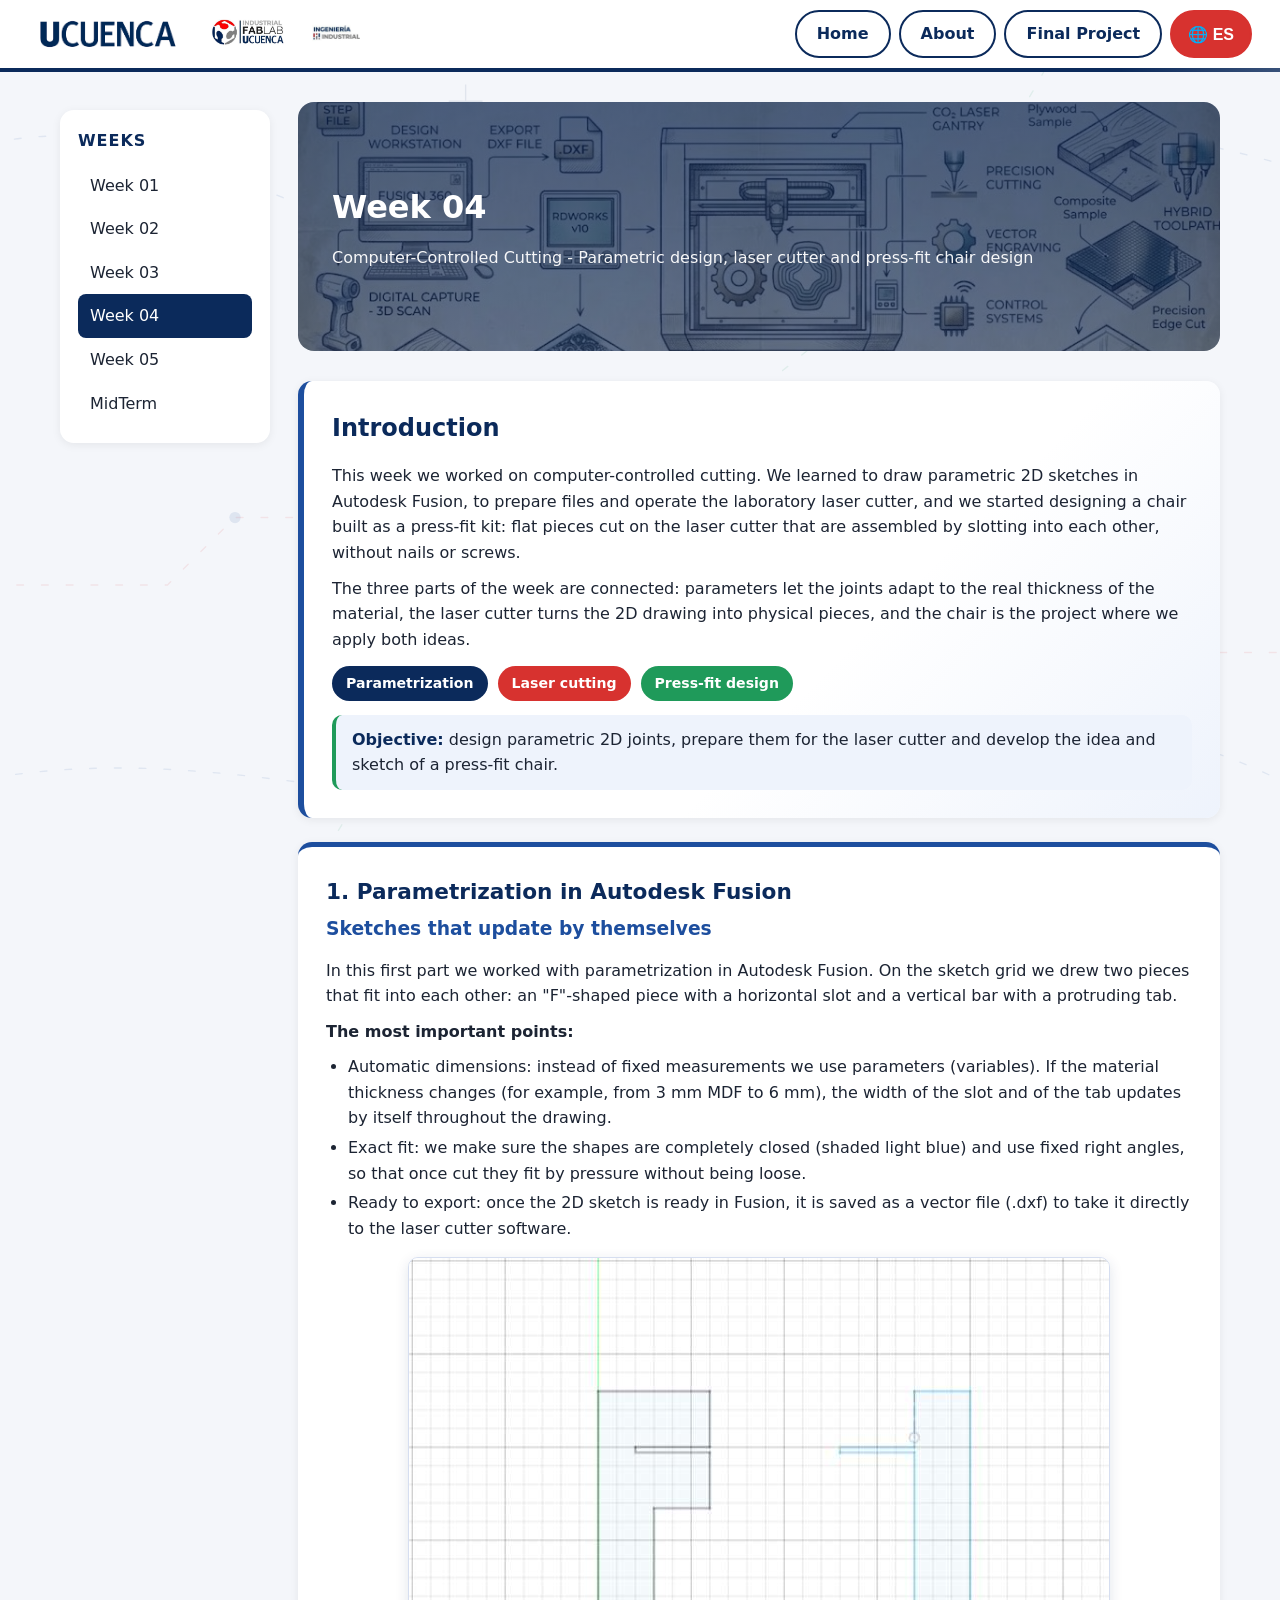
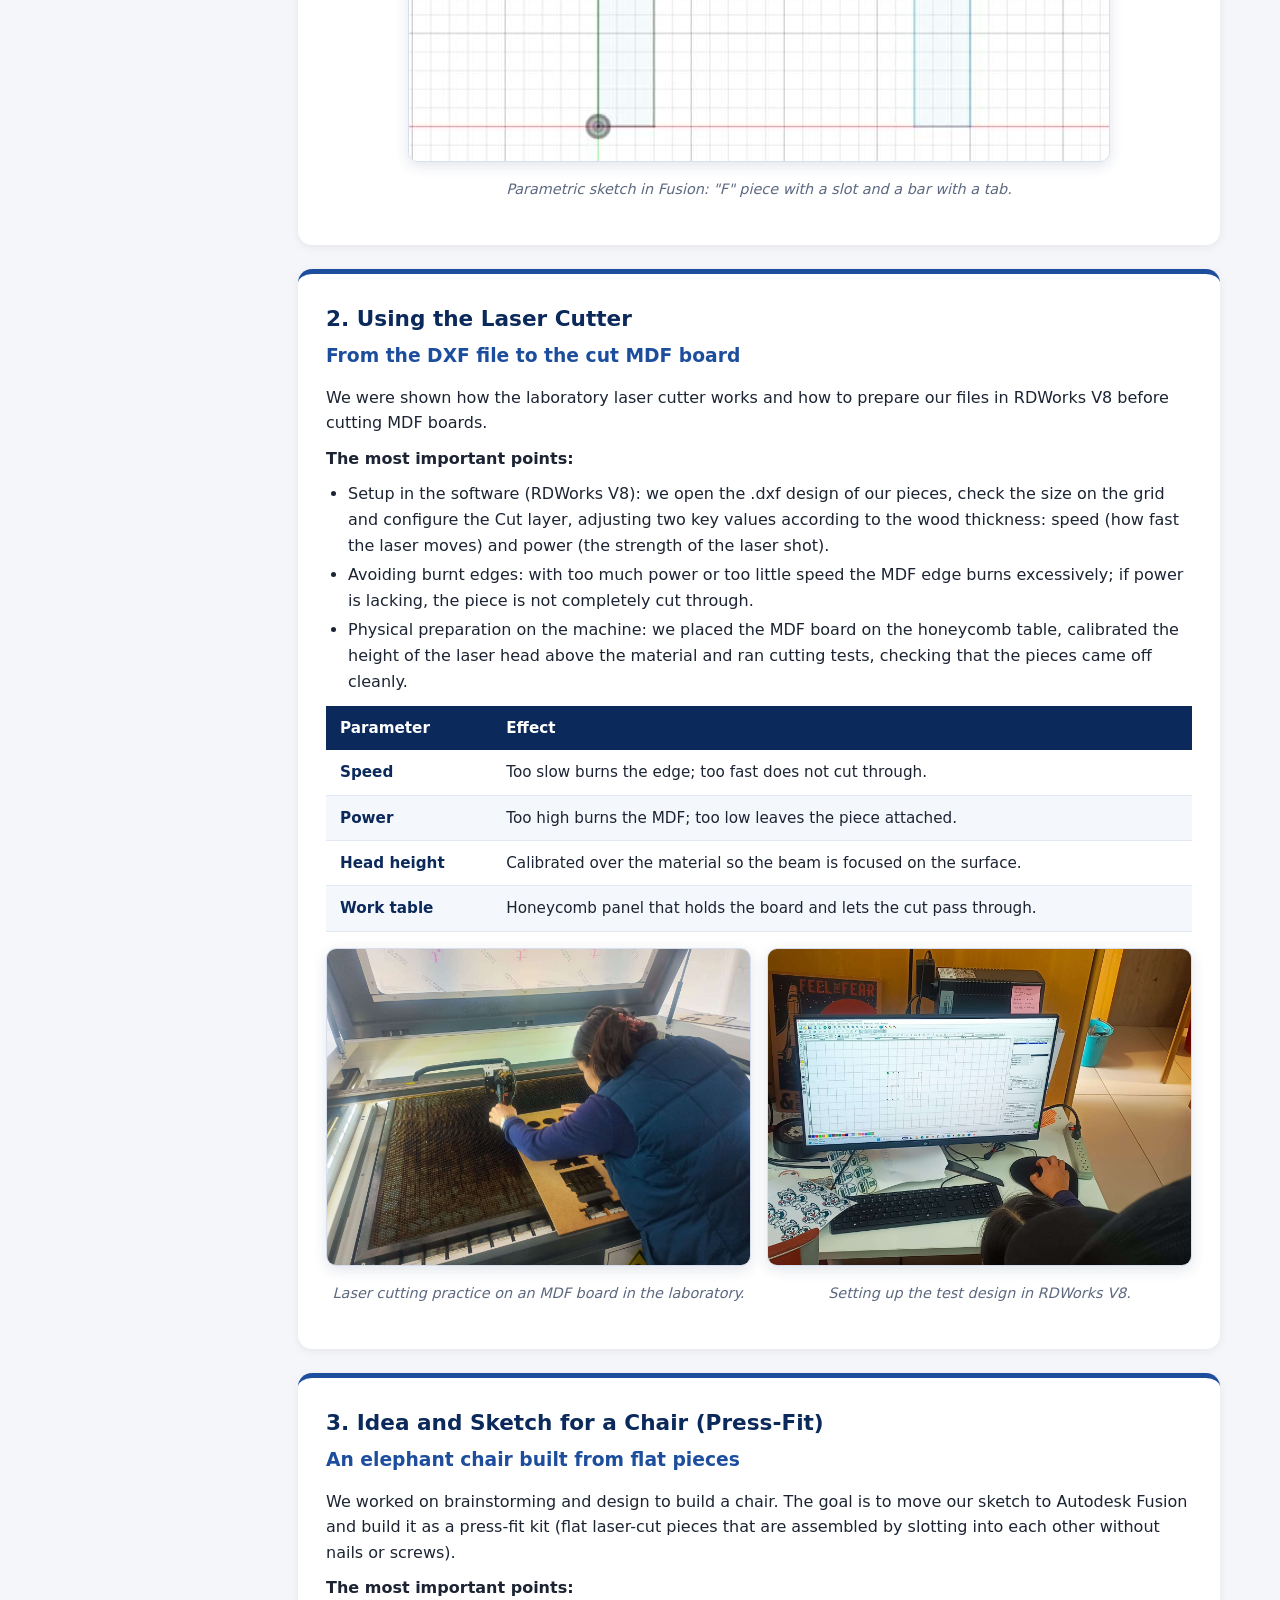
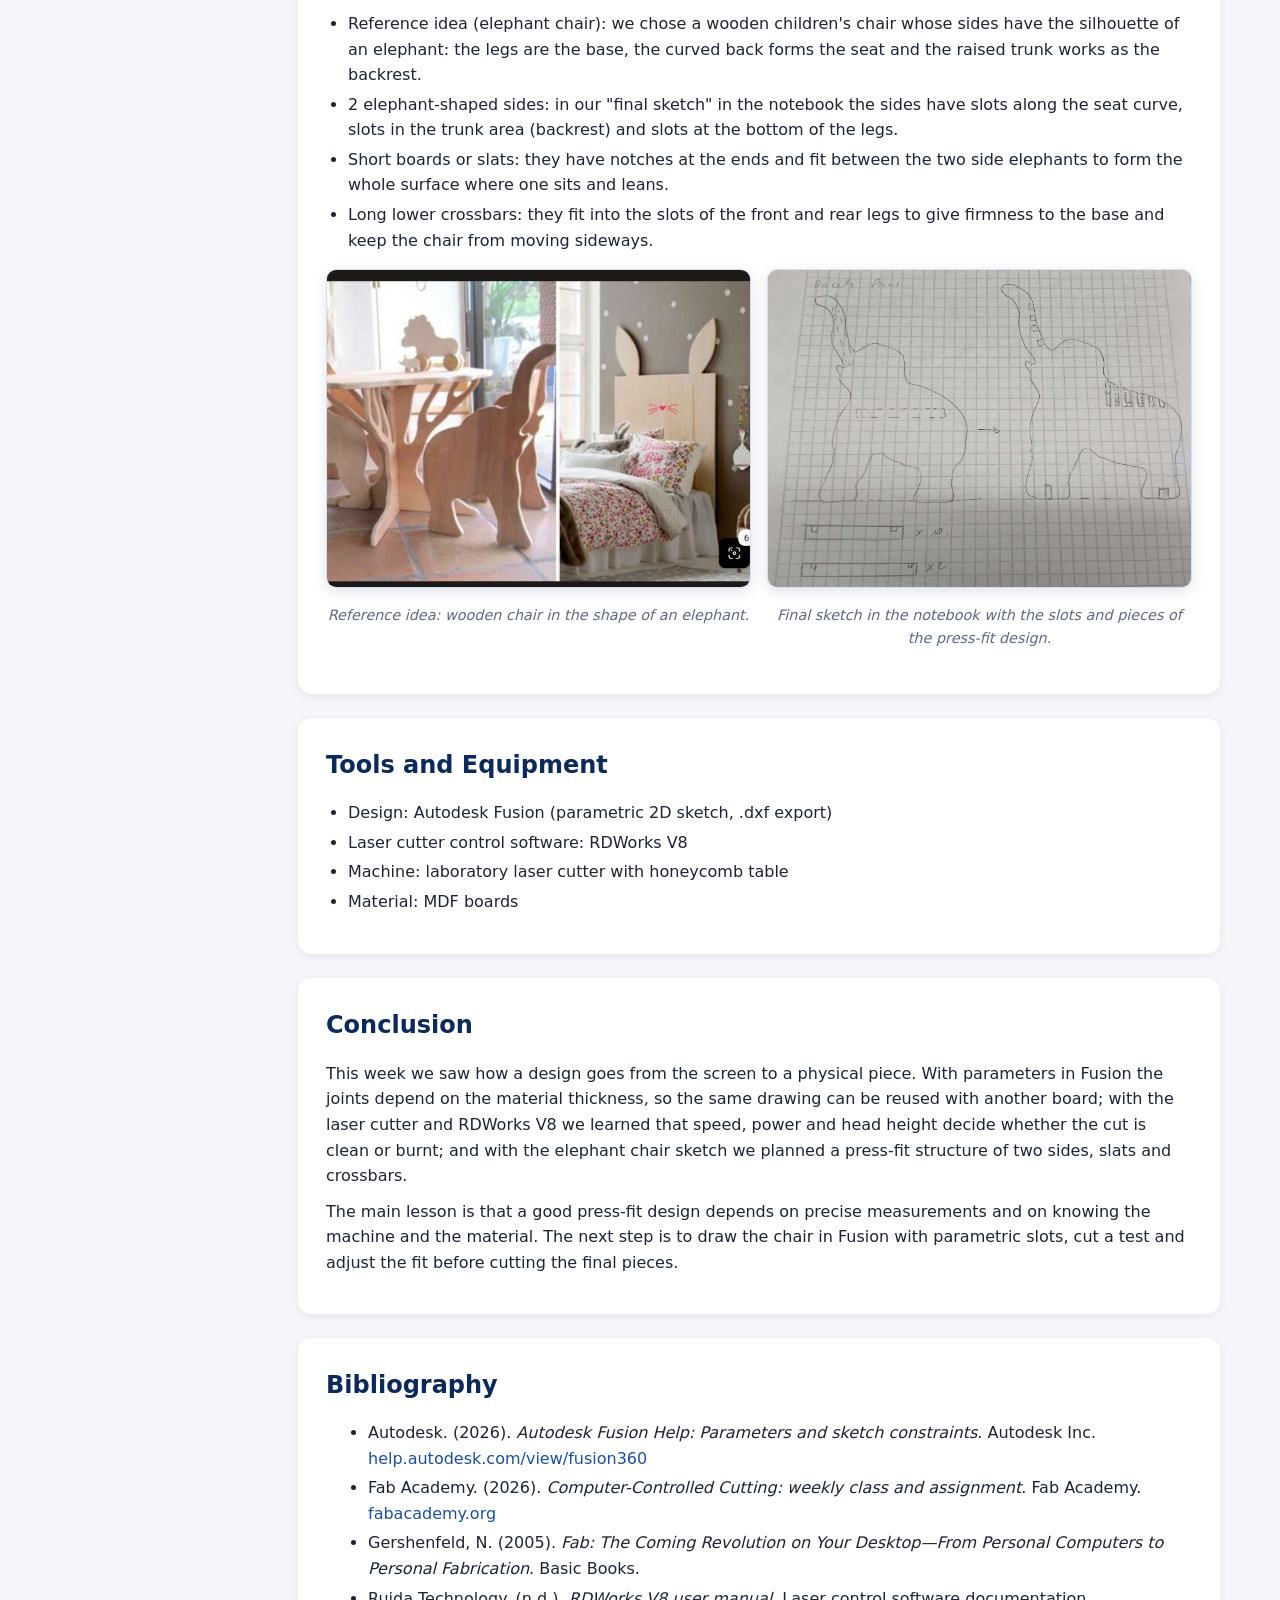
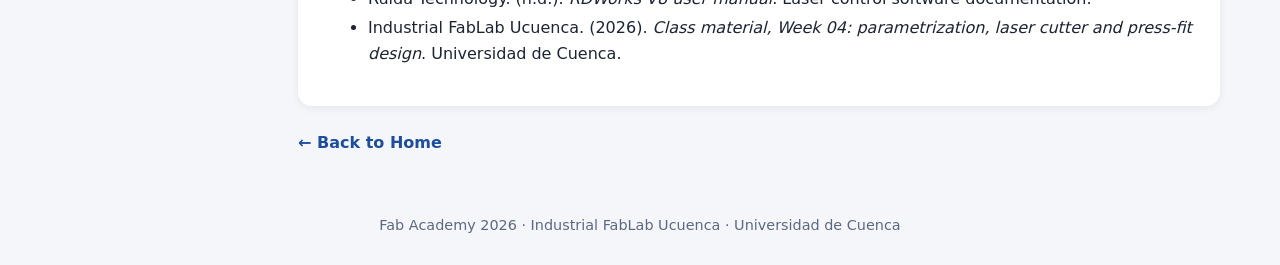
<file: week04.html>
<!DOCTYPE html>
<html lang="en">
<head>
<meta charset="UTF-8">
<meta name="viewport" content="width=device-width, initial-scale=1.0">
<title>Week 04 | Fab Academy 2026 - Industrial FabLab Ucuenca</title>
<link rel="stylesheet" href="style.css">
</head>
<body>
<header>
  <div class="logos">
    <img src="images/ucuenca-logo.png" alt="Universidad de Cuenca">
    <img src="images/fablab-logo.png" alt="Industrial FabLab Ucuenca">
    <img src="images/industrial-logo.png" alt="Ingeniería Industrial">
  </div>
  <nav>
    <a href="index.html" class="" data-i18n="home">Home</a>
    <a href="about.html" class="" data-i18n="about">About</a>
    <a href="final-project.html" class="" data-i18n="final">Final Project</a>
    <button class="lang-btn" id="langBtn" type="button">🌐 ES</button>
  </nav>
</header>
<div class="layout">
<aside>
  <h3 data-i18n="weeks">Weeks</h3>
  <a href="week01.html" class="" data-i18n="week" data-n="01">Week 01</a>
  <a href="week02.html" class="" data-i18n="week" data-n="02">Week 02</a>
  <a href="week03.html" class="" data-i18n="week" data-n="03">Week 03</a>
  <a href="week04.html" class="active" data-i18n="week" data-n="04">Week 04</a>
  <a href="week05.html" class="" data-i18n="week" data-n="05">Week 05</a>
</aside>
<main>
  <section class="hero hero-week4"><h1 data-i18n="week" data-n="04">Week 04</h1><p data-i18n="w4sub">Computer-Controlled Cutting - Parametric design, laser cutter and press-fit chair design</p></section>

  <div class="panel intro-panel">
    <h2 data-i18n="w4introT">Introduction</h2>
    <p data-i18n="w4intro1">This week we worked on computer-controlled cutting. We learned to draw parametric 2D sketches in Autodesk Fusion, to prepare files and operate the laboratory laser cutter, and we started designing a chair built as a press-fit kit: flat pieces cut on the laser cutter that are assembled by slotting into each other, without nails or screws.</p>
    <p data-i18n="w4intro2">The three parts of the week are connected: parameters let the joints adapt to the real thickness of the material, the laser cutter turns the 2D drawing into physical pieces, and the chair is the project where we apply both ideas.</p>
    <div class="chips"><span class="chip c1" data-i18n="w4c1">Parametrization</span><span class="chip c2" data-i18n="w4c2">Laser cutting</span><span class="chip c3" data-i18n="w4c3">Press-fit design</span></div>
    <div class="objective"><strong data-i18n="w4objL">Objective:</strong> <span data-i18n="w4obj">design parametric 2D joints, prepare them for the laser cutter and develop the idea and sketch of a press-fit chair.</span></div>
  </div>

  <div class="panel sw" id="s1">
    <h2 class="sw-title" data-i18n="w4s1T">1. Parametrization in Autodesk Fusion</h2>
    <h3 class="sub" data-i18n="w4s1S">Sketches that update by themselves</h3>
    <p data-i18n="w4s1a">In this first part we worked with parametrization in Autodesk Fusion. On the sketch grid we drew two pieces that fit into each other: an "F"-shaped piece with a horizontal slot and a vertical bar with a protruding tab.</p>
    <p><strong data-i18n="w4s1b">The most important points:</strong></p>
    <ul><li data-i18n="w4s1l1">Automatic dimensions: instead of fixed measurements we use parameters (variables). If the material thickness changes (for example, from 3 mm MDF to 6 mm), the width of the slot and of the tab updates by itself throughout the drawing.</li><li data-i18n="w4s1l2">Exact fit: we make sure the shapes are completely closed (shaded light blue) and use fixed right angles, so that once cut they fit by pressure without being loose.</li><li data-i18n="w4s1l3">Ready to export: once the 2D sketch is ready in Fusion, it is saved as a vector file (.dxf) to take it directly to the laser cutter software.</li></ul>
    <figure><img src="images/week04-01.jpg" alt="Parametric sketch in Fusion"><figcaption data-i18n="w4f1">Parametric sketch in Fusion: "F" piece with a slot and a bar with a tab.</figcaption></figure>
  </div>

  <div class="panel sw" id="s2">
    <h2 class="sw-title" data-i18n="w4s2T">2. Using the Laser Cutter</h2>
    <h3 class="sub" data-i18n="w4s2S">From the DXF file to the cut MDF board</h3>
    <p data-i18n="w4s2a">We were shown how the laboratory laser cutter works and how to prepare our files in RDWorks V8 before cutting MDF boards.</p>
    <p><strong data-i18n="w4s2b">The most important points:</strong></p>
    <ul><li data-i18n="w4s2l1">Setup in the software (RDWorks V8): we open the .dxf design of our pieces, check the size on the grid and configure the Cut layer, adjusting two key values according to the wood thickness: speed (how fast the laser moves) and power (the strength of the laser shot).</li><li data-i18n="w4s2l2">Avoiding burnt edges: with too much power or too little speed the MDF edge burns excessively; if power is lacking, the piece is not completely cut through.</li><li data-i18n="w4s2l3">Physical preparation on the machine: we placed the MDF board on the honeycomb table, calibrated the height of the laser head above the material and ran cutting tests, checking that the pieces came off cleanly.</li></ul>
    <div class="tbl-wrap"><table class="tbl"><thead><tr><th data-i18n="w4thP">Parameter</th><th data-i18n="w4thE">Effect</th></tr></thead><tbody><tr><td data-i18n="w4pr1">Speed</td><td data-i18n="w4pe1">Too slow burns the edge; too fast does not cut through.</td></tr><tr><td data-i18n="w4pr2">Power</td><td data-i18n="w4pe2">Too high burns the MDF; too low leaves the piece attached.</td></tr><tr><td data-i18n="w4pr3">Head height</td><td data-i18n="w4pe3">Calibrated over the material so the beam is focused on the surface.</td></tr><tr><td data-i18n="w4pr4">Work table</td><td data-i18n="w4pe4">Honeycomb panel that holds the board and lets the cut pass through.</td></tr></tbody></table></div>
    <div class="gallery">
      <figure><img src="images/week04-02.jpg" alt="Laser cutting practice on MDF"><figcaption data-i18n="w4f2">Laser cutting practice on an MDF board in the laboratory.</figcaption></figure>
      <figure><img src="images/week04-03.jpg" alt="RDWorks V8 setup"><figcaption data-i18n="w4f3">Setting up the test design in RDWorks V8.</figcaption></figure>
    </div>
  </div>

  <div class="panel sw" id="s3">
    <h2 class="sw-title" data-i18n="w4s3T">3. Idea and Sketch for a Chair (Press-Fit)</h2>
    <h3 class="sub" data-i18n="w4s3S">An elephant chair built from flat pieces</h3>
    <p data-i18n="w4s3a">We worked on brainstorming and design to build a chair. The goal is to move our sketch to Autodesk Fusion and build it as a press-fit kit (flat laser-cut pieces that are assembled by slotting into each other without nails or screws).</p>
    <p><strong data-i18n="w4s3b">The most important points:</strong></p>
    <ul><li data-i18n="w4s3l1">Reference idea (elephant chair): we chose a wooden children's chair whose sides have the silhouette of an elephant: the legs are the base, the curved back forms the seat and the raised trunk works as the backrest.</li><li data-i18n="w4s3l2">2 elephant-shaped sides: in our "final sketch" in the notebook the sides have slots along the seat curve, slots in the trunk area (backrest) and slots at the bottom of the legs.</li><li data-i18n="w4s3l3">Short boards or slats: they have notches at the ends and fit between the two side elephants to form the whole surface where one sits and leans.</li><li data-i18n="w4s3l4">Long lower crossbars: they fit into the slots of the front and rear legs to give firmness to the base and keep the chair from moving sideways.</li></ul>
    <div class="gallery">
      <figure><img src="images/week04-04.jpg" alt="Elephant chair reference"><figcaption data-i18n="w4f4">Reference idea: wooden chair in the shape of an elephant.</figcaption></figure>
      <figure><img src="images/week04-05.jpg" alt="Final sketch in notebook"><figcaption data-i18n="w4f5">Final sketch in the notebook with the slots and pieces of the press-fit design.</figcaption></figure>
    </div>
  </div>

  <div class="panel">
    <h2 data-i18n="w4toolT">Tools and Equipment</h2>
    <ul><li data-i18n="w4t1">Design: Autodesk Fusion (parametric 2D sketch, .dxf export)</li><li data-i18n="w4t2">Laser cutter control software: RDWorks V8</li><li data-i18n="w4t3">Machine: laboratory laser cutter with honeycomb table</li><li data-i18n="w4t4">Material: MDF boards</li></ul>
  </div>

  <div class="panel">
    <h2 data-i18n="w4conT">Conclusion</h2>
    <p data-i18n="w4con1">This week we saw how a design goes from the screen to a physical piece. With parameters in Fusion the joints depend on the material thickness, so the same drawing can be reused with another board; with the laser cutter and RDWorks V8 we learned that speed, power and head height decide whether the cut is clean or burnt; and with the elephant chair sketch we planned a press-fit structure of two sides, slats and crossbars.</p>
    <p data-i18n="w4con2">The main lesson is that a good press-fit design depends on precise measurements and on knowing the machine and the material. The next step is to draw the chair in Fusion with parametric slots, cut a test and adjust the fit before cutting the final pieces.</p>
  </div>

  <div class="panel">
    <h2 data-i18n="w4bibT">Bibliography</h2>
    <ul class="bib"><li>Autodesk. (2026). <em>Autodesk Fusion Help: Parameters and sketch constraints</em>. Autodesk Inc. <a href="https://help.autodesk.com/view/fusion360/ENU/" target="_blank" rel="noopener">help.autodesk.com/view/fusion360</a></li><li>Fab Academy. (2026). <em>Computer-Controlled Cutting: weekly class and assignment</em>. Fab Academy. <a href="https://fabacademy.org" target="_blank" rel="noopener">fabacademy.org</a></li><li>Gershenfeld, N. (2005). <em>Fab: The Coming Revolution on Your Desktop—From Personal Computers to Personal Fabrication</em>. Basic Books.</li><li>Ruida Technology. (n.d.). <em>RDWorks V8 user manual</em>. Laser control software documentation.</li><li>Industrial FabLab Ucuenca. (2026). <em>Class material, Week 04: parametrization, laser cutter and press-fit design</em>. Universidad de Cuenca.</li></ul>
  </div>

  <p><a href="index.html" style="color:var(--blue);font-weight:600" data-i18n="back">← Back to Home</a></p>
</main></div>
<footer data-i18n="footer">Fab Academy 2026 · Industrial FabLab Ucuenca · Universidad de Cuenca</footer>
<button id="toTop" title="Back to top">↑</button>
<script src="script.js"></script>
</body>
</html>
</file>
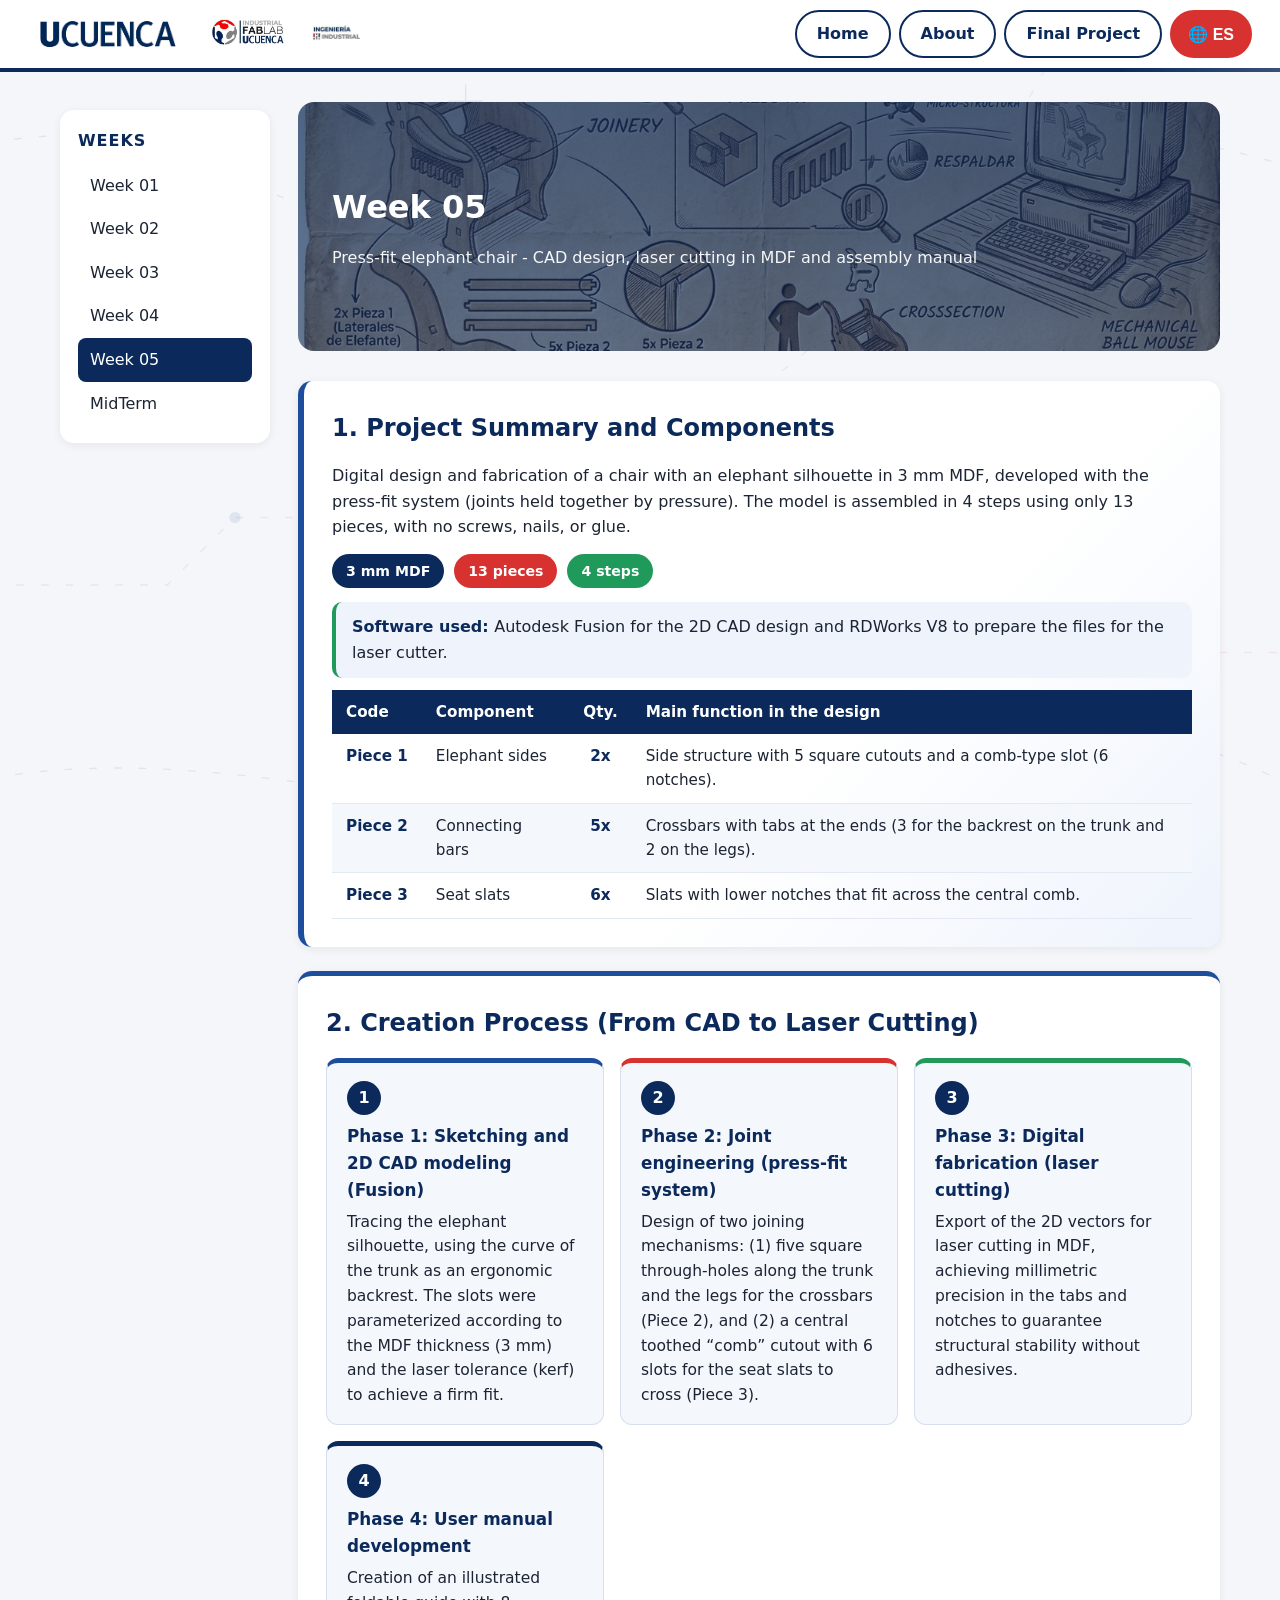
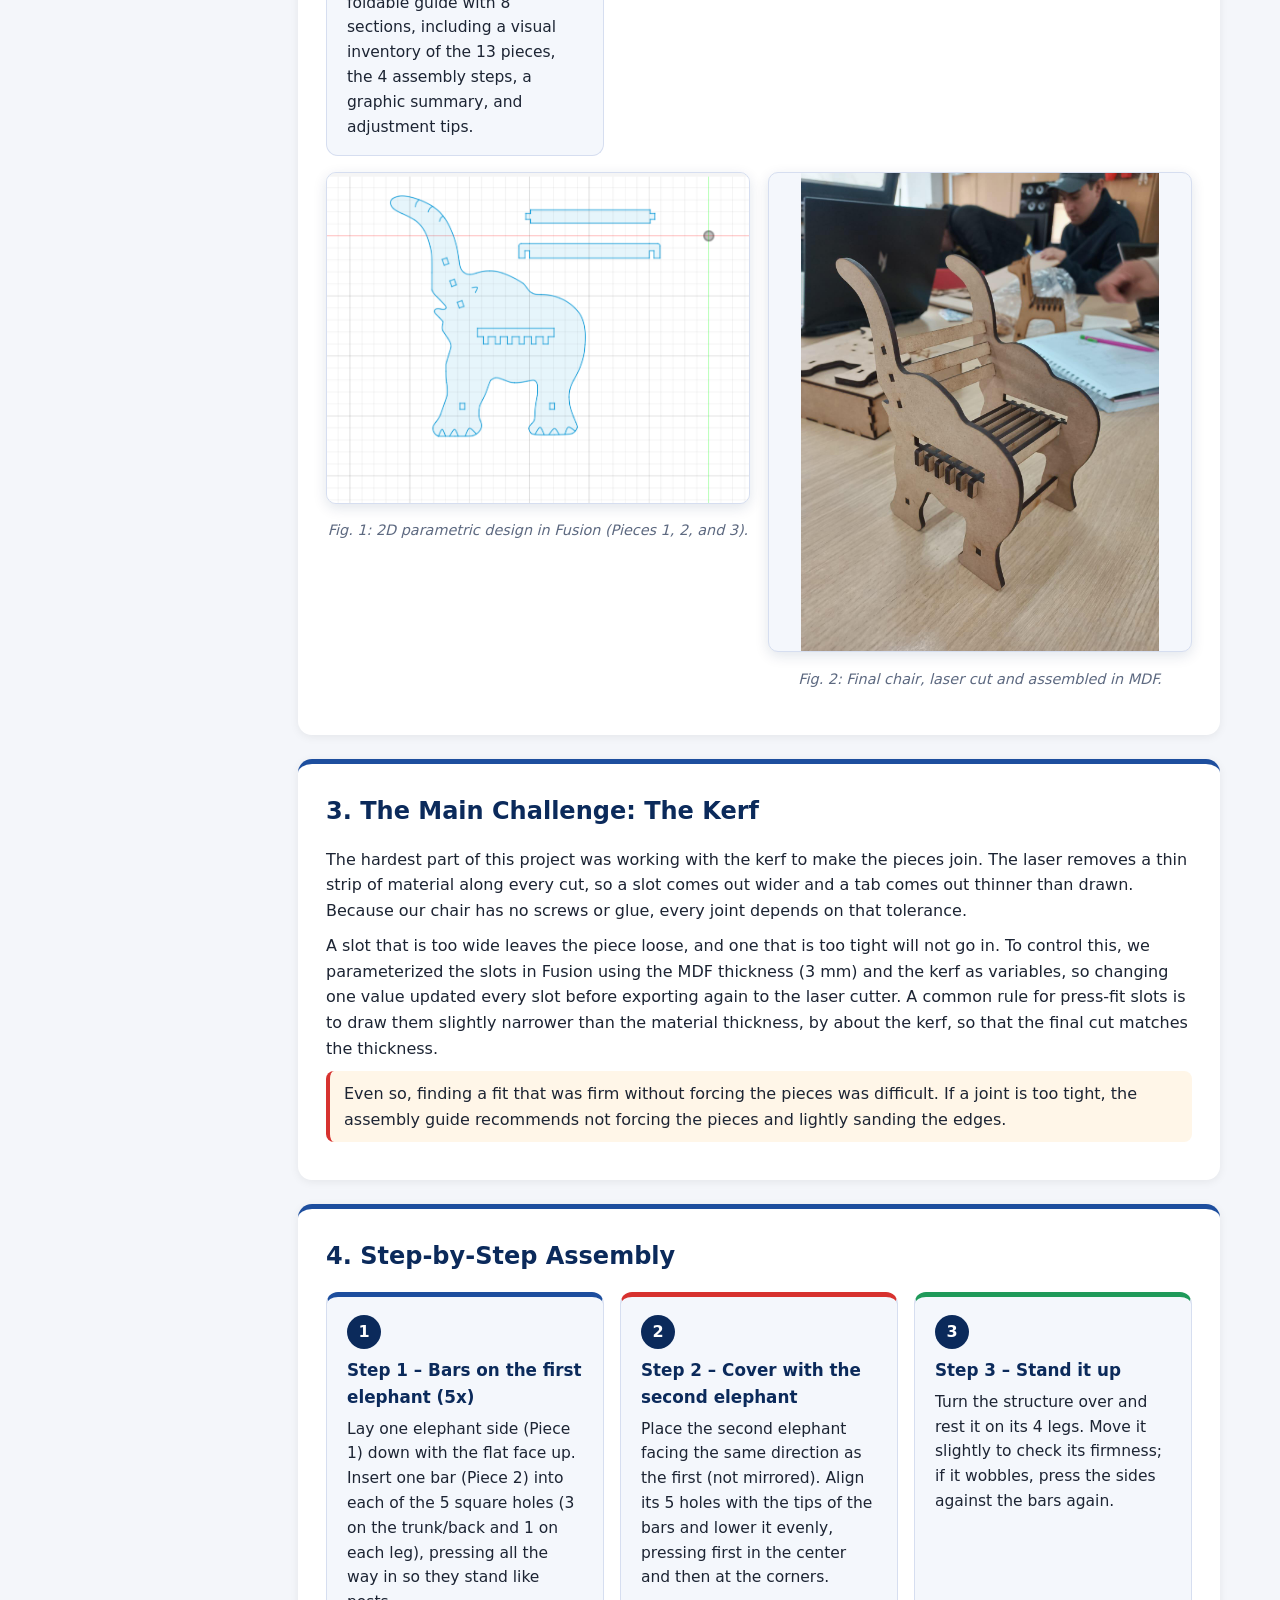
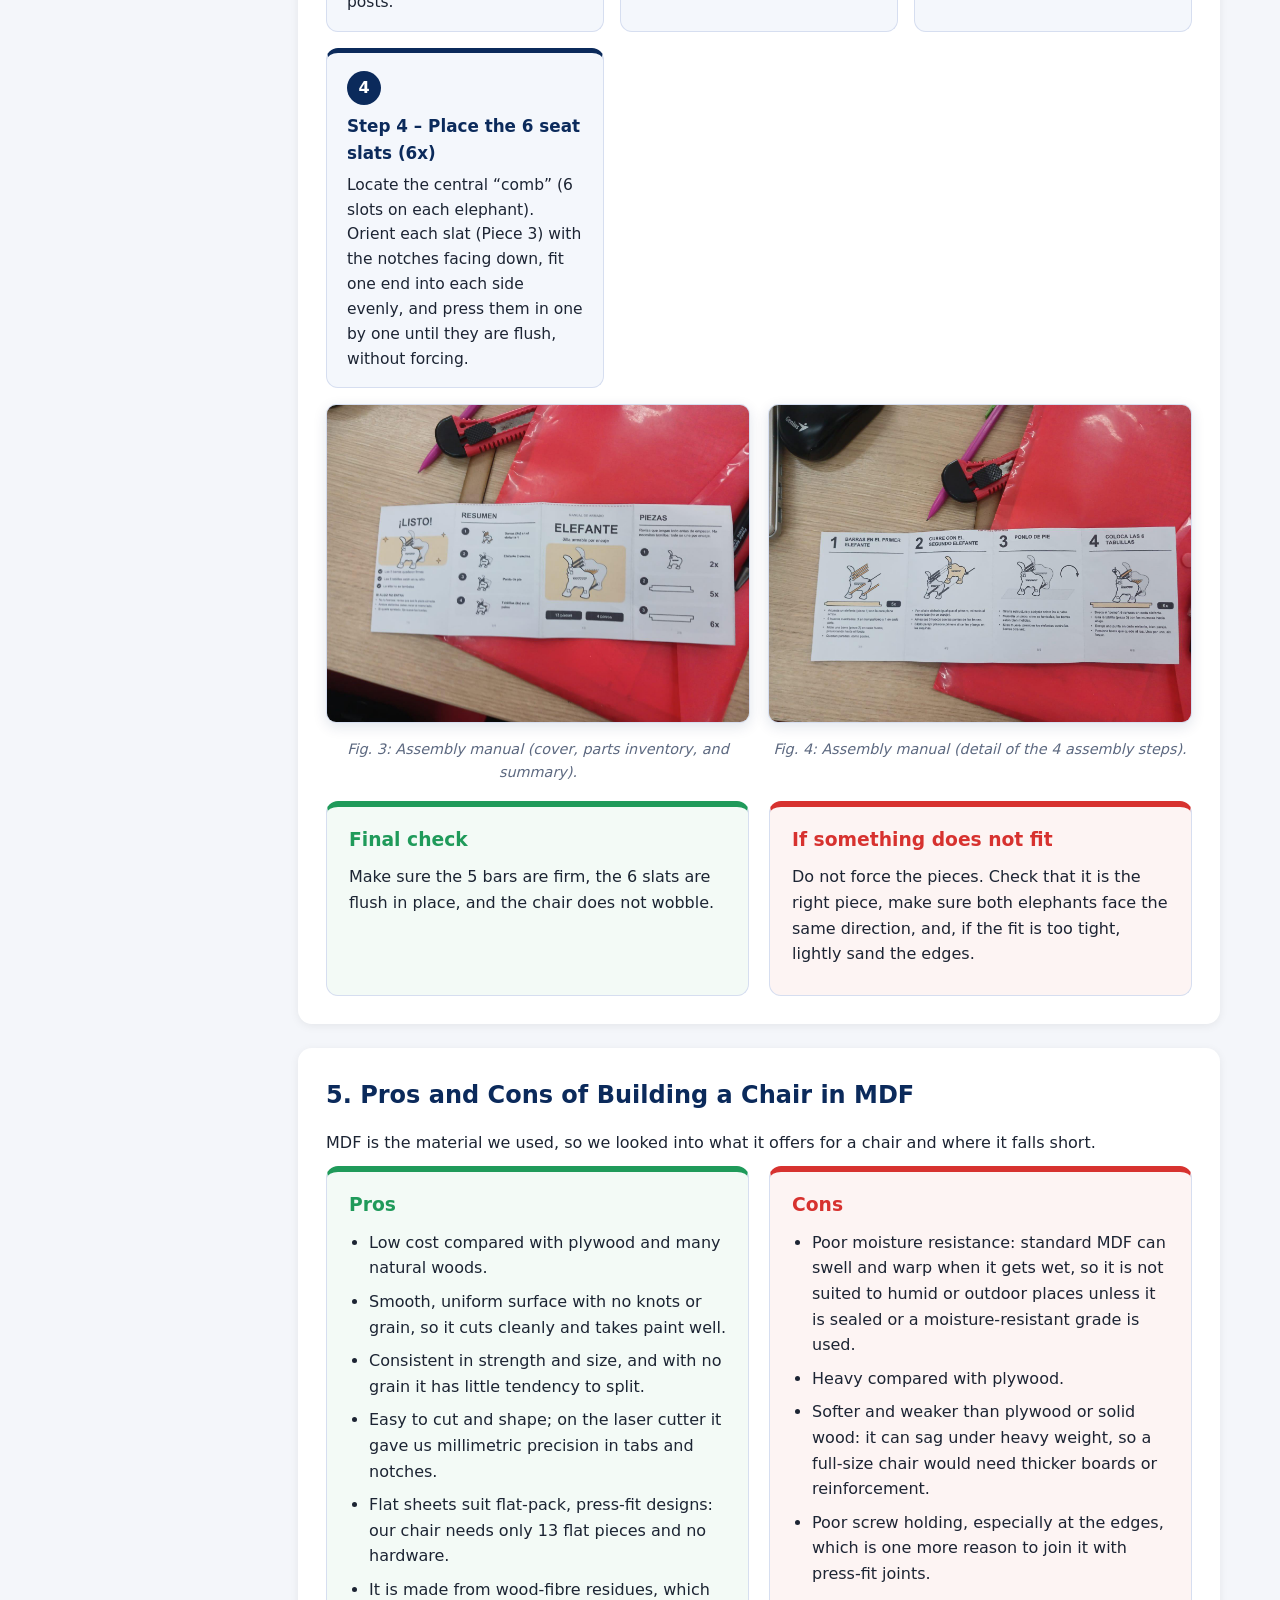
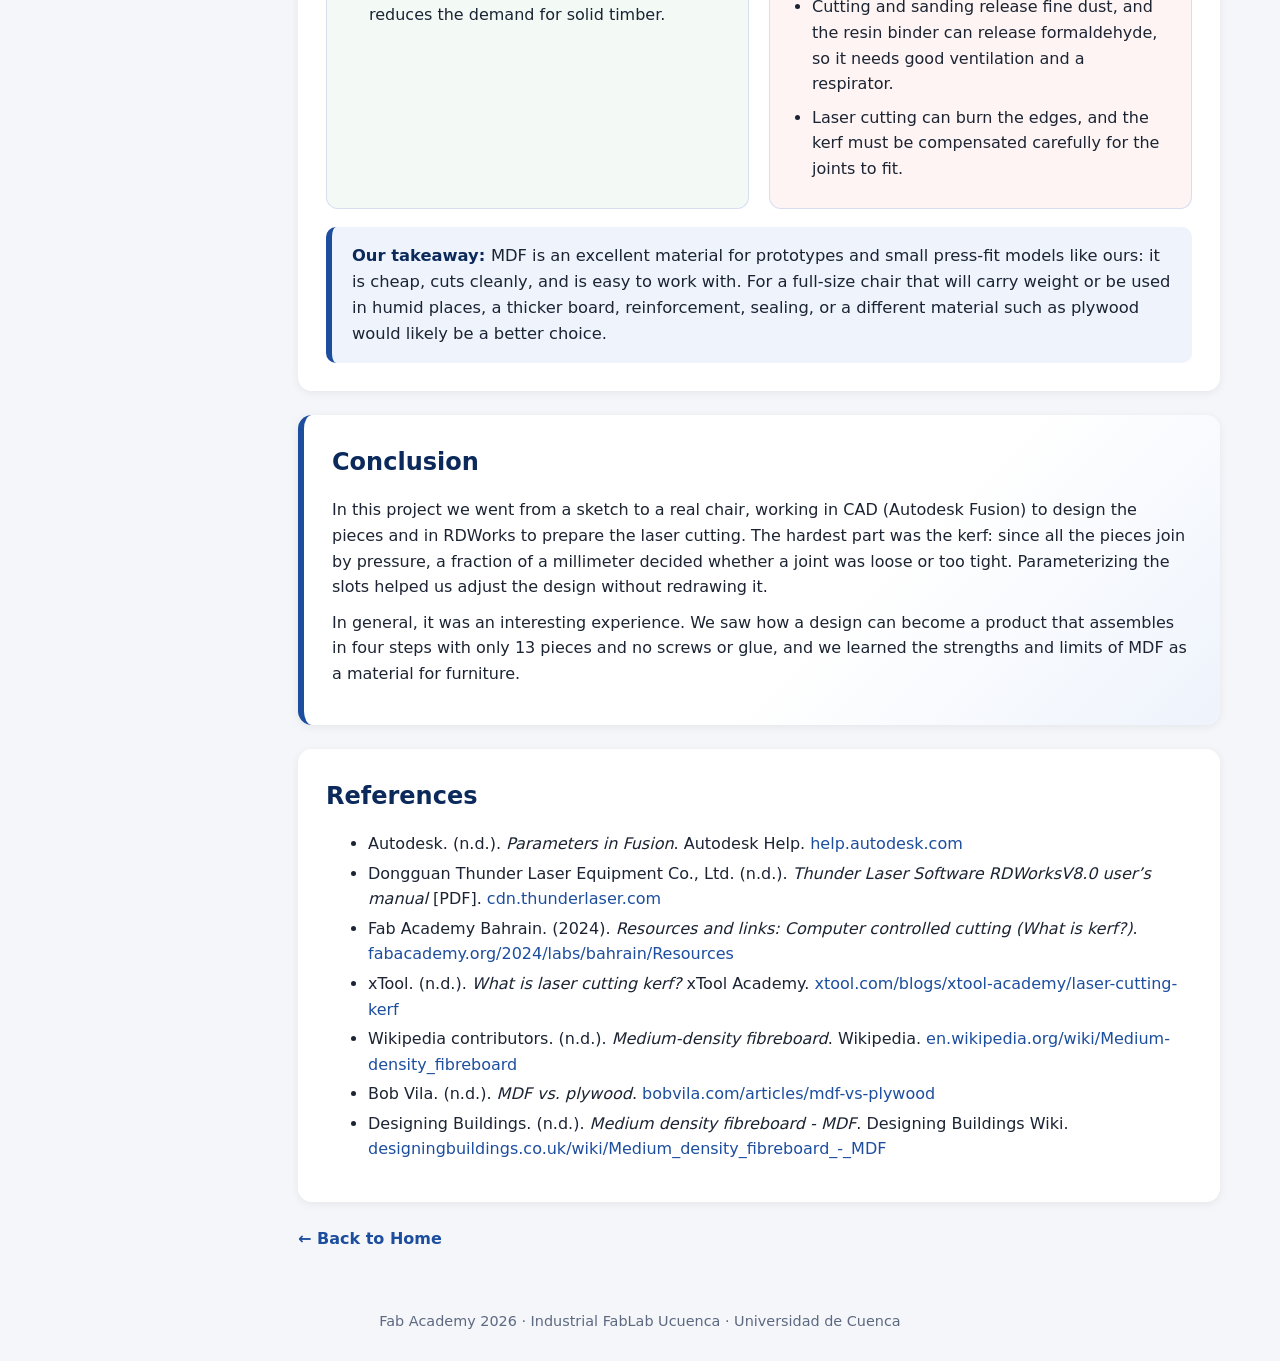
<file: week05.html>
<!DOCTYPE html>
<html lang="en">
<head>
<meta charset="UTF-8">
<meta name="viewport" content="width=device-width, initial-scale=1.0">
<title>Week 05 | Fab Academy 2026 - Industrial FabLab Ucuenca</title>
<link rel="stylesheet" href="style.css">
</head>
<body>
<header>
  <div class="logos">
    <img src="images/ucuenca-logo.png" alt="Universidad de Cuenca">
    <img src="images/fablab-logo.png" alt="Industrial FabLab Ucuenca">
    <img src="images/industrial-logo.png" alt="Ingeniería Industrial">
  </div>
  <nav>
    <a href="index.html" class="" data-i18n="home">Home</a>
    <a href="about.html" class="" data-i18n="about">About</a>
    <a href="final-project.html" class="" data-i18n="final">Final Project</a>
    <button class="lang-btn" id="langBtn" type="button">🌐 ES</button>
  </nav>
</header>
<div class="layout">
<aside>
  <h3 data-i18n="weeks">Weeks</h3>
  <a href="week01.html" class="" data-i18n="week" data-n="01">Week 01</a>
  <a href="week02.html" class="" data-i18n="week" data-n="02">Week 02</a>
  <a href="week03.html" class="" data-i18n="week" data-n="03">Week 03</a>
  <a href="week04.html" class="" data-i18n="week" data-n="04">Week 04</a>
  <a href="week05.html" class="active" data-i18n="week" data-n="05">Week 05</a>
</aside>
<main>
  <section class="hero hero-week5"><h1 data-i18n="week" data-n="05">Week 05</h1><p data-i18n="w5h"></p></section>
  <div class="panel intro-panel"><h2 data-i18n="w5s1T"></h2><p data-i18n="w5s1p"></p>
    <div class="chips"><span class="chip c1" data-i18n="w5c1"></span><span class="chip c2" data-i18n="w5c2"></span><span class="chip c3" data-i18n="w5c3"></span></div>
    <div class="objective"><strong data-i18n="w5swT"></strong><span data-i18n="w5sw"></span></div>
    <div class="tbl-wrap"><table class="tbl"><thead><tr><th data-i18n="w5thCode"></th><th data-i18n="w5thComp"></th><th class="qty" data-i18n="w5thQty"></th><th data-i18n="w5thFunc"></th></tr></thead><tbody><tr><td data-i18n="w5piece" data-n="1"></td><td data-i18n="w5p1n"></td><td class="qty">2x</td><td data-i18n="w5p1f"></td></tr><tr><td data-i18n="w5piece" data-n="2"></td><td data-i18n="w5p2n"></td><td class="qty">5x</td><td data-i18n="w5p2f"></td></tr><tr><td data-i18n="w5piece" data-n="3"></td><td data-i18n="w5p3n"></td><td class="qty">6x</td><td data-i18n="w5p3f"></td></tr></tbody></table></div></div>
  <div class="panel sw"><h2 data-i18n="w5s2T"></h2>
    <div class="steps"><div class="step"><span class="num">1</span><h3 data-i18n="w5ph1T"></h3><p data-i18n="w5ph1"></p></div><div class="step"><span class="num">2</span><h3 data-i18n="w5ph2T"></h3><p data-i18n="w5ph2"></p></div><div class="step"><span class="num">3</span><h3 data-i18n="w5ph3T"></h3><p data-i18n="w5ph3"></p></div><div class="step"><span class="num">4</span><h3 data-i18n="w5ph4T"></h3><p data-i18n="w5ph4"></p></div></div>
    <div class="fig-pair"><figure><img src="images/w5-fusion-design.png" alt="Fusion 2D design"><figcaption data-i18n="w5f1"></figcaption></figure><figure><img src="images/w5-chair-assembled.jpg" alt="Assembled MDF elephant chair"><figcaption data-i18n="w5f2"></figcaption></figure></div></div>
  <div class="panel sw"><h2 data-i18n="w5s3T"></h2><p data-i18n="w5k1"></p><p data-i18n="w5k2"></p><div class="note" data-i18n="w5k3"></div></div>
  <div class="panel sw"><h2 data-i18n="w5s4T"></h2>
    <div class="steps"><div class="step"><span class="num">1</span><h3 data-i18n="w5st1T"></h3><p data-i18n="w5st1"></p></div><div class="step"><span class="num">2</span><h3 data-i18n="w5st2T"></h3><p data-i18n="w5st2"></p></div><div class="step"><span class="num">3</span><h3 data-i18n="w5st3T"></h3><p data-i18n="w5st3"></p></div><div class="step"><span class="num">4</span><h3 data-i18n="w5st4T"></h3><p data-i18n="w5st4"></p></div></div>
    <div class="fig-pair"><figure><img src="images/w5-manual-1.jpg" alt="Assembly manual cover and parts"><figcaption data-i18n="w5f3"></figcaption></figure><figure><img src="images/w5-manual-2.jpg" alt="Assembly manual steps"><figcaption data-i18n="w5f4"></figcaption></figure></div>
    <div class="wl-grid"><div class="wl"><h3 data-i18n="w5chkT"></h3><p data-i18n="w5chk"></p></div><div class="wl bad"><h3 data-i18n="w5fixT"></h3><p data-i18n="w5fix"></p></div></div></div>
  <div class="panel"><h2 data-i18n="w5s5T"></h2><p data-i18n="w5s5p"></p>
    <div class="wl-grid"><div class="wl"><h3 data-i18n="w5proT"></h3><ul><li data-i18n="w5pr1"></li><li data-i18n="w5pr2"></li><li data-i18n="w5pr3"></li><li data-i18n="w5pr4"></li><li data-i18n="w5pr5"></li><li data-i18n="w5pr6"></li></ul></div><div class="wl bad"><h3 data-i18n="w5conT"></h3><ul><li data-i18n="w5cn1"></li><li data-i18n="w5cn2"></li><li data-i18n="w5cn3"></li><li data-i18n="w5cn4"></li><li data-i18n="w5cn5"></li><li data-i18n="w5cn6"></li></ul></div></div>
    <div class="verdict"><strong data-i18n="w5vT"></strong><span data-i18n="w5v"></span></div></div>
  <div class="panel intro-panel"><h2 data-i18n="w5conclT"></h2><p data-i18n="w5concl1"></p><p data-i18n="w5concl2"></p></div>
  <div class="panel"><h2 data-i18n="w5bibT"></h2><ul class="bib">
  <li>Autodesk. (n.d.). <em>Parameters in Fusion</em>. Autodesk Help. <a href="https://help.autodesk.com/cloudhelp/ENU/Fusion-Model/files/SLD-MODIFY-PARAMETERS.htm" target="_blank" rel="noopener">help.autodesk.com</a></li>
  <li>Dongguan Thunder Laser Equipment Co., Ltd. (n.d.). <em>Thunder Laser Software RDWorksV8.0 user’s manual</em> [PDF]. <a href="https://cdn.thunderlaser.com/download/down/Thunder%20Laser%20Software%20RDWorksV8.0%20USER%20MANUAL.pdf" target="_blank" rel="noopener">cdn.thunderlaser.com</a></li>
  <li>Fab Academy Bahrain. (2024). <em>Resources and links: Computer controlled cutting (What is kerf?)</em>. <a href="https://fabacademy.org/2024/labs/bahrain/Resources/" target="_blank" rel="noopener">fabacademy.org/2024/labs/bahrain/Resources</a></li>
  <li>xTool. (n.d.). <em>What is laser cutting kerf?</em> xTool Academy. <a href="https://www.xtool.com/blogs/xtool-academy/laser-cutting-kerf" target="_blank" rel="noopener">xtool.com/blogs/xtool-academy/laser-cutting-kerf</a></li>
  <li>Wikipedia contributors. (n.d.). <em>Medium-density fibreboard</em>. Wikipedia. <a href="https://en.wikipedia.org/wiki/Medium-density_fibreboard" target="_blank" rel="noopener">en.wikipedia.org/wiki/Medium-density_fibreboard</a></li>
  <li>Bob Vila. (n.d.). <em>MDF vs. plywood</em>. <a href="https://www.bobvila.com/articles/mdf-vs-plywood/" target="_blank" rel="noopener">bobvila.com/articles/mdf-vs-plywood</a></li>
  <li>Designing Buildings. (n.d.). <em>Medium density fibreboard - MDF</em>. Designing Buildings Wiki. <a href="https://www.designingbuildings.co.uk/wiki/Medium_density_fibreboard_-_MDF" target="_blank" rel="noopener">designingbuildings.co.uk/wiki/Medium_density_fibreboard_-_MDF</a></li></ul></div>
  <p><a href="index.html" style="color:var(--blue);font-weight:600" data-i18n="back">← Back to Home</a></p>
</main></div>
<footer data-i18n="footer">Fab Academy 2026 · Industrial FabLab Ucuenca · Universidad de Cuenca</footer>
<button id="toTop" title="Back to top">↑</button>
<script src="script.js"></script>
</body>
</html>
</file>
<file: style.css>
:root{--navy:#0b2a5b;--blue:#1d4e9e;--red:#d7322f;--green:#1f9a5a;--bg:#f4f6fa;--card:#fff;--text:#1c2433;--muted:#5d6980}
*{box-sizing:border-box;margin:0;padding:0}
html{scroll-behavior:smooth}
body{font-family:'Segoe UI',system-ui,Arial,sans-serif;background:var(--bg);color:var(--text);line-height:1.6}
a{color:inherit;text-decoration:none}
header{background:#fff;border-bottom:4px solid var(--navy);position:sticky;top:0;z-index:50;display:flex;align-items:center;justify-content:space-between;flex-wrap:wrap;gap:12px;padding:10px 28px}
.logos{display:flex;align-items:center;gap:20px}
.logos img{height:48px;width:auto;object-fit:contain}
nav{display:flex;gap:8px}
nav a{padding:9px 20px;border-radius:999px;font-weight:600;color:var(--navy);border:2px solid var(--navy);transition:.2s}
nav a:hover,nav a.active{background:var(--navy);color:#fff}
.layout{display:flex;max-width:1200px;margin:30px auto;padding:0 20px;gap:28px;align-items:flex-start}
aside{width:210px;flex-shrink:0;background:var(--card);border-radius:14px;padding:18px;box-shadow:0 2px 10px #0001;position:sticky;top:110px}
aside h3{color:var(--navy);margin-bottom:10px;font-size:1rem;text-transform:uppercase;letter-spacing:.06em}
aside a{display:block;padding:9px 12px;border-radius:8px;font-weight:500;color:var(--text)}
aside a:hover,aside a.active{background:var(--navy);color:#fff}
main{flex:1;min-width:0}
.hero{background:linear-gradient(135deg,var(--navy),var(--blue));color:#fff;border-radius:16px;padding:40px 34px;margin-bottom:30px}
.hero h1{font-size:2rem;margin-bottom:12px}
.hero p{max-width:720px;opacity:.95}
h2{color:var(--navy);margin:8px 0 16px}
.grid{display:grid;grid-template-columns:repeat(auto-fit,minmax(220px,1fr));gap:18px;margin-bottom:34px}
.card{background:var(--card);border-radius:14px;padding:22px;box-shadow:0 2px 10px #0001;border-top:5px solid var(--blue);cursor:pointer;transition:.2s;text-align:center}
.card:nth-child(2){border-color:var(--red)}.card:nth-child(3){border-color:var(--green)}.card:nth-child(4){border-color:var(--navy)}
.card:hover{transform:translateY(-4px);box-shadow:0 8px 20px #0002}
.avatar{width:72px;height:72px;border-radius:50%;background:var(--navy);color:#fff;display:grid;place-items:center;font-size:1.6rem;font-weight:700;margin:0 auto 10px}
.card small{color:var(--muted)}
.week-card{text-align:left}
.week-card span{display:inline-block;background:var(--navy);color:#fff;border-radius:6px;padding:2px 10px;font-size:.8rem;margin-bottom:8px}
.panel{background:var(--card);border-radius:14px;padding:28px;box-shadow:0 2px 10px #0001;margin-bottom:24px}
.panel h2{margin-top:0}
.panel p{margin-bottom:10px;color:var(--text)}
.modal{position:fixed;inset:0;background:#000a;display:none;align-items:center;justify-content:center;z-index:100;padding:20px}
.modal.open{display:flex}
.modal-box{background:#fff;border-radius:16px;max-width:520px;width:100%;padding:30px;position:relative;max-height:90vh;overflow:auto}
.modal-box h3{color:var(--navy);margin-bottom:4px}
.modal-box h4{margin:14px 0 4px;color:var(--blue)}
.close{position:absolute;top:12px;right:16px;background:none;border:0;font-size:1.8rem;cursor:pointer;color:var(--muted)}
#toTop{position:fixed;right:24px;bottom:24px;width:48px;height:48px;border:0;border-radius:50%;background:var(--navy);color:#fff;font-size:1.4rem;cursor:pointer;box-shadow:0 4px 12px #0004;opacity:0;pointer-events:none;transition:.3s;z-index:60}
#toTop.show{opacity:1;pointer-events:auto}
footer{text-align:center;padding:28px;color:var(--muted);font-size:.9rem}
@media(max-width:800px){.layout{flex-direction:column}aside{width:100%;position:static}header{padding:10px 14px}.logos img{height:36px}}
/* ---- v2 additions ---- */
.hero-img{background:linear-gradient(rgba(11,42,91,.80),rgba(11,42,91,.72)),url(images/campusbalzay.jpg) center/cover no-repeat;padding:80px 34px}
.week-card{padding:0;overflow:hidden}
.week-card .cover{width:100%;aspect-ratio:16/10;object-fit:cover;display:block;background:linear-gradient(135deg,var(--navy),var(--blue))}
.week-card .cover.empty{aspect-ratio:16/10}
.wc-body{padding:16px 18px 20px}
.wc-body h3{color:var(--navy);margin-bottom:6px}
.wc-body p{color:var(--muted);font-size:.95rem}
.avatar{overflow:hidden;width:96px;height:96px;border:4px solid var(--navy)}
.avatar img{width:100%;height:100%;object-fit:cover;object-position:50% 30%;display:block}
.modal-photo{width:130px;height:130px;border-radius:50%;overflow:hidden;border:5px solid var(--navy);margin:0 auto 14px}
.modal-photo img{width:100%;height:100%;object-fit:cover;object-position:50% 30%}
.modal-photo.initial{display:grid;place-items:center;background:var(--navy);color:#fff;font-size:3rem;font-weight:700}
.modal-box{text-align:center}
.modal-box h4,.modal-box p{text-align:left}
.lang-btn{padding:9px 16px;border-radius:999px;border:2px solid var(--red);background:var(--red);color:#fff;font-weight:700;cursor:pointer;font-size:1rem;transition:.2s}
.lang-btn:hover{background:#fff;color:var(--red)}

/* ---- v3: subtle motion, background decoration, week 1 hero ---- */
header{position:sticky;transition:padding .3s,box-shadow .3s}
header::after{content:"";position:absolute;left:0;right:0;bottom:-4px;height:4px;background:linear-gradient(90deg,transparent 0,transparent 35%,rgba(255,255,255,.55) 50%,transparent 65%,transparent 100%);background-size:250% 100%;animation:sheen 7s linear infinite;pointer-events:none}
@keyframes sheen{from{background-position:150% 0}to{background-position:-100% 0}}
header.scrolled{padding-top:6px;padding-bottom:6px;box-shadow:0 4px 14px #0b2a5b1a}
.logos img{transition:height .3s,transform .3s;animation:bob 6s ease-in-out infinite}
.logos img:nth-child(2){animation-delay:-2s}.logos img:nth-child(3){animation-delay:-4s}
.logos img:hover{transform:scale(1.05)}
@keyframes bob{50%{transform:translateY(-2px)}}
nav a:hover{transform:translateY(-1px)}
.lang-btn:hover{transform:scale(1.04)}

.bg-deco{position:fixed;inset:0;width:100%;height:100%;z-index:0;pointer-events:none}
.bg-deco .path{fill:none;stroke:var(--blue);stroke-width:1.2;stroke-linecap:round;stroke-dasharray:6 16;opacity:.09;animation:flow 40s linear infinite}
.bg-deco .path.r{stroke:var(--red);animation-duration:55s;animation-direction:reverse}
.bg-deco .path.g{stroke:var(--green);animation-duration:48s}
.bg-deco .node{fill:var(--blue);opacity:.1;animation:blink 6s ease-in-out infinite}
.bg-deco .shape{fill:none;stroke:var(--navy);stroke-width:1.2;opacity:.08;animation:drift 26s ease-in-out infinite;transform-box:fill-box;transform-origin:center}
.bg-deco .shape.s2{animation-duration:32s;animation-delay:-8s;stroke:var(--green)}
.bg-deco .shape.s3{animation-duration:29s;animation-delay:-14s;stroke:var(--red)}
@keyframes flow{to{stroke-dashoffset:-880}}
@keyframes blink{50%{opacity:.03}}
@keyframes drift{0%,100%{transform:translate(0,0) rotate(0)}50%{transform:translate(14px,-20px) rotate(25deg)}}
.layout,footer{position:relative;z-index:1}

.hero-week1{background:linear-gradient(rgba(11,42,91,.72),rgba(11,42,91,.62)),url(images/week01.jpg) center/cover no-repeat;padding:80px 34px}
.panel h3.sub{color:var(--blue);margin:-6px 0 14px;font-weight:600}
@media(prefers-reduced-motion:reduce){*{animation:none!important;transition:none!important}}

/* ---- v4: home hero interaction, industrial background, team/weekly layout, week 02 ---- */
.hero-img{position:relative;overflow:hidden}
.hero-img>h1,.hero-img>p{position:relative;z-index:1}
.hero-canvas{position:absolute;inset:0;width:100%;height:100%;z-index:0}
.bg-ind .gear path,.bg-ind .gear circle,.bg-ind .flow *,.bg-ind .bars *,.bg-ind .belt *{fill:none;stroke:var(--navy);stroke-width:1.3;opacity:.1;stroke-linejoin:round}
.bg-ind .gear{animation:spin 60s linear infinite;transform-box:fill-box;transform-origin:center}
.bg-ind .gear.rev{animation-direction:reverse;animation-duration:44s}.bg-ind .gear.slow{animation-duration:90s}
.bg-ind .flow path.r{stroke:var(--red);stroke-dasharray:5 9;animation:flow 30s linear infinite}
.bg-ind .bars rect{stroke:var(--blue);transform-box:fill-box;transform-origin:bottom;animation:grow 7s ease-in-out infinite}
.bg-ind .bars .b2{animation-delay:-1.5s}.bg-ind .bars .b3{animation-delay:-3s}.bg-ind .bars .b4{animation-delay:-4.5s}
.bg-ind .bars .path{stroke:var(--green);stroke-dasharray:5 9;animation:flow 36s linear infinite}
.bg-ind .belt .box{stroke:var(--red);animation:ride 14s linear infinite}.bg-ind .belt .b2{animation-delay:-7s}
@keyframes spin{to{transform:rotate(360deg)}}
@keyframes grow{50%{transform:scaleY(.6)}}
@keyframes ride{from{transform:translateX(0)}to{transform:translateX(250px)}}
.team-grid{grid-template-columns:repeat(auto-fit,minmax(140px,1fr));gap:12px}
.team-grid .card{padding:12px 10px;border-top-width:4px;font-size:.92rem}
.team-grid .avatar{width:64px;height:64px;border-width:3px;font-size:1.3rem;margin-bottom:6px}
.team-grid .card small{font-size:.78rem}
.weekly-title{font-size:2rem;margin:34px 0 18px;padding-left:16px;border-left:6px solid var(--red);line-height:1.1}
.weekly-grid{grid-template-columns:repeat(auto-fit,minmax(270px,1fr));gap:26px;padding:26px;background:linear-gradient(135deg,#fff,#e9eefa);border:2px solid #d6def0;border-radius:20px;box-shadow:0 10px 30px #0b2a5b1f}
.weekly-grid .week-card{box-shadow:0 6px 18px #0b2a5b26;border-top-width:6px}
.weekly-grid .week-card:hover{transform:translateY(-6px);box-shadow:0 14px 30px #0b2a5b33}
.weekly-grid .wc-body{padding:20px 22px 24px}
.weekly-grid .wc-body h3{font-size:1.5rem}.weekly-grid .wc-body p{font-size:1.02rem}
.hero-week2{background:linear-gradient(rgba(11,42,91,.72),rgba(11,42,91,.62)),url(images/week02.jpg) center/cover no-repeat;padding:80px 34px}
.intro-panel{border-left:6px solid var(--blue);background:linear-gradient(135deg,#fff 60%,#eef3fc)}
.chips{display:flex;flex-wrap:wrap;gap:10px;margin:14px 0}
.chip{padding:6px 14px;border-radius:999px;font-size:.88rem;font-weight:600;color:#fff}
.chip.c1{background:var(--navy)}.chip.c2{background:var(--red)}.chip.c3{background:var(--green)}
.objective{background:#eef3fc;border-radius:10px;padding:12px 16px;border-left:4px solid var(--green);margin-top:6px}
.objective strong{color:var(--navy)}
.sw{border-top:5px solid var(--blue)}
.sw-title{color:var(--navy);margin-bottom:10px;font-size:1.35rem}
.sw figure{margin:16px auto;text-align:center}
.sw figure img{max-width:100%;border-radius:10px;border:1px solid #d6def0;box-shadow:0 4px 14px #0b2a5b1f}
.sw figcaption{color:var(--muted);font-size:.9rem;margin-top:8px;font-style:italic}
.note{background:#fff6e8;border-left:4px solid var(--red);border-radius:8px;padding:10px 14px;margin-bottom:10px}
.tbl-wrap{overflow-x:auto;margin-top:12px}
.tbl{width:100%;border-collapse:collapse;font-size:.95rem}
.tbl th{background:var(--navy);color:#fff;text-align:left;padding:10px 14px}
.tbl td{padding:10px 14px;border-bottom:1px solid #e2e8f4;vertical-align:top}
.tbl tbody tr:nth-child(even){background:#f4f7fc}
.tbl tbody tr:hover{background:#e8eefb}
.tbl td:first-child{font-weight:600;color:var(--navy);white-space:nowrap}
.tag{display:inline-block;padding:1px 10px;border-radius:6px;font-size:.78rem;font-weight:700;color:#fff}
.tag.t2{background:var(--blue)}.tag.t3{background:var(--green)}
.bib{padding-left:20px}.bib li{margin-bottom:8px}.bib a{color:var(--blue)}

/* ---- v5: week 02 problems section + downloadable files ---- */
.tbl td:last-child.score{font-weight:700;color:var(--navy);text-align:center}
.tbl th.score{text-align:center}
.dl-box{display:flex;align-items:center;flex-wrap:wrap;gap:14px;margin-top:20px;padding:14px 18px;background:linear-gradient(135deg,#eef8f2,#e4f3ea);border:1px solid #bfe3cc;border-left:6px solid var(--green);border-radius:12px}
.dl-badge{background:var(--green);color:#fff;font-size:.75rem;font-weight:700;letter-spacing:.05em;text-transform:uppercase;padding:4px 12px;border-radius:999px;white-space:nowrap}
.dl-info{display:flex;flex-direction:column;line-height:1.3}
.dl-info strong{color:var(--navy)}
.dl-info small{color:var(--muted)}
.dl-btn{margin-left:auto;background:var(--navy);color:#fff;font-weight:600;padding:9px 20px;border-radius:999px;transition:background .25s,transform .2s;white-space:nowrap}
.dl-btn:hover{background:var(--red);transform:translateY(-2px)}

/* ---- v6: week 03 ---- */
.hero-week3{background:linear-gradient(rgba(11,42,91,.72),rgba(11,42,91,.62)),url(images/week03.jpg) center/cover no-repeat;padding:80px 34px}
.panel ul,.panel ol{margin:0 0 12px 22px}
.panel li{margin-bottom:4px}
.gallery{display:grid;grid-template-columns:repeat(auto-fit,minmax(240px,1fr));gap:16px;margin:16px 0}
.gallery figure{margin:0}
.gallery figure img{width:100%;aspect-ratio:4/3;object-fit:cover}
.ph{min-height:200px;display:grid;place-items:center;border:2px dashed #9fb0d0;border-radius:10px;background:#eef3fc;color:var(--muted);font-weight:600;font-size:.9rem;padding:20px;text-align:center;word-break:break-all}
.gallery .ph{aspect-ratio:4/3}
.dl-box+.dl-box{margin-top:12px}

/* ---- v7: weeks 04 and 05 (image is optional: falls back to the blue gradient) ---- */
.hero-week4{background:linear-gradient(rgba(11,42,91,.72),rgba(11,42,91,.62)),url(images/week04.jpg) center/cover no-repeat,linear-gradient(135deg,var(--navy),var(--blue));padding:80px 34px}
.hero-week5{background:linear-gradient(rgba(11,42,91,.72),rgba(11,42,91,.62)),url(images/week05.jpg) center/cover no-repeat,linear-gradient(135deg,var(--navy),var(--blue));padding:80px 34px}


/* ---- v8: week 03 merged with week 05 (scanning, resin, safety, comparison) ---- */
.tag.t0{background:var(--muted)}.tag.t5{background:var(--red)}
.cmp td:nth-child(2),.cmp td:nth-child(3){min-width:210px}
.cmp td:last-child{text-align:center;white-space:nowrap}.cmp th:last-child{text-align:center}
.verdict{margin-top:18px;padding:16px 20px;background:#eef3fc;border-left:6px solid var(--blue);border-radius:10px;font-size:1.02rem}
.verdict strong{color:var(--navy)}
.wl-grid{display:grid;grid-template-columns:repeat(auto-fit,minmax(300px,1fr));gap:20px;margin-top:10px}
.wl{border-radius:12px;padding:18px 22px;border:1px solid #d6def0;border-top:6px solid var(--green);background:#f3faf6}
.wl.bad{border-top-color:var(--red);background:#fdf4f3}
.wl h3{margin-bottom:10px;color:var(--green)}.wl.bad h3{color:var(--red)}
.wl ul{margin:0 0 0 20px}.wl li{margin-bottom:8px}

/* resin safety: big and impossible to miss */
.safety-banner{display:flex;align-items:center;gap:12px;background:var(--red);color:#fff;padding:14px 22px;border-radius:12px;margin-bottom:24px;font-size:1.05rem;box-shadow:0 6px 18px #d7322f55;transition:transform .2s,box-shadow .2s}
.safety-banner:hover{transform:translateY(-2px);box-shadow:0 10px 24px #d7322f77}
.safety-banner span:first-child{font-size:1.6rem}.safety-banner .go{margin-left:auto;font-size:1.4rem;font-weight:700}
.safety{background:#fff;border:4px solid var(--red);border-radius:18px;padding:0 0 26px;margin-bottom:28px;box-shadow:0 10px 30px #d7322f33;overflow:hidden;scroll-margin-top:110px}
.safety-head{display:flex;align-items:center;gap:20px;background:linear-gradient(135deg,#b4231f,var(--red));color:#fff;padding:26px 30px;margin-bottom:24px}
.safety-icon{font-size:4rem;line-height:1}
.safety-head h2{color:#fff;margin:0 0 6px;font-size:2.2rem;line-height:1.1}
.safety-lead{font-size:1.15rem;font-weight:600;max-width:760px}
.safety-grid{display:grid;grid-template-columns:repeat(auto-fit,minmax(260px,1fr));gap:18px;padding:0 26px}
.safety-card{background:#fff6f5;border:2px solid #f2c4c2;border-radius:14px;padding:18px 20px}
.safety-card .sc-icon{font-size:2.4rem;line-height:1;margin-bottom:6px}
.safety-card h3{color:var(--red);font-size:1.25rem;margin-bottom:8px}
.safety-card ul{margin:0 0 0 20px;font-size:1.02rem}.safety-card li{margin-bottom:6px}
.dd-grid{display:grid;grid-template-columns:repeat(auto-fit,minmax(280px,1fr));gap:18px;padding:22px 26px 0}
.dd{border-radius:14px;padding:16px 20px;font-size:1.02rem}
.dd h3{font-size:1.3rem;margin-bottom:8px}
.dd ul{margin:0 0 0 20px}.dd li{margin-bottom:6px}
.dd.do{background:#eef8f2;border:2px solid #bfe3cc}.dd.do h3{color:var(--green)}
.dd.dont{background:#fdecea;border:2px solid #f2b5b2}.dd.dont h3{color:var(--red)}
.safety-alert{margin:22px 26px 0;padding:18px 22px;background:#fff3cd;border:3px solid #e6a700;border-radius:12px;font-size:1.12rem;font-weight:500}
.safety-alert strong{color:#8a5a00;font-size:1.2rem}

/* ---- v9: week 05 (press-fit elephant chair) ---- */
.fig-pair{display:grid;grid-template-columns:repeat(auto-fit,minmax(280px,1fr));gap:18px;margin:16px 0;align-items:start}
.fig-pair figure{margin:0}
.fig-pair img{width:100%;max-height:480px;object-fit:contain;background:#f4f7fc}
.steps{display:grid;grid-template-columns:repeat(auto-fit,minmax(250px,1fr));gap:16px;margin:14px 0}
.step{background:#f4f7fc;border:1px solid #d6def0;border-top:5px solid var(--blue);border-radius:12px;padding:18px 20px 16px}
.step:nth-child(2){border-top-color:var(--red)}.step:nth-child(3){border-top-color:var(--green)}.step:nth-child(4){border-top-color:var(--navy)}
.step .num{display:inline-grid;place-items:center;width:34px;height:34px;border-radius:50%;background:var(--navy);color:#fff;font-weight:700;margin-bottom:8px}
.step h3{color:var(--navy);font-size:1.05rem;margin-bottom:6px}
.step p{margin:0;font-size:.97rem}
.tbl td.qty{text-align:center;font-weight:700;color:var(--navy);white-space:nowrap}
.tbl th.qty{text-align:center}

/* ---- v9: MidTerm page + floating shortcut to downloads ---- */
html{scroll-behavior:smooth}
.hero-midterm{background:linear-gradient(rgba(11,42,91,.72),rgba(11,42,91,.62)),url(images/midterm-fusion-preview.jpg) center/cover no-repeat,linear-gradient(135deg,var(--navy),var(--blue));padding:80px 34px}
#descargables{scroll-margin-top:110px}
.dl-fab{position:fixed;top:118px;right:24px;z-index:55;display:flex;align-items:center;gap:8px;height:46px;padding:0 14px;border:0;border-radius:999px;background:var(--green);color:#fff;font:600 .92rem 'Segoe UI',system-ui,Arial,sans-serif;cursor:pointer;box-shadow:0 4px 12px #0004;transition:background .25s,transform .2s}
.dl-fab:hover{background:var(--red);transform:translateY(-2px)}
.dl-fab svg{width:22px;height:22px;flex-shrink:0}
.dl-fab span{max-width:0;overflow:hidden;white-space:nowrap;transition:max-width .3s}
.dl-fab:hover span,.dl-fab:focus-visible span{max-width:140px}
@media(max-width:800px){.dl-fab{top:auto;bottom:84px;right:24px}}
.ph.vid{min-height:260px}
</file>
